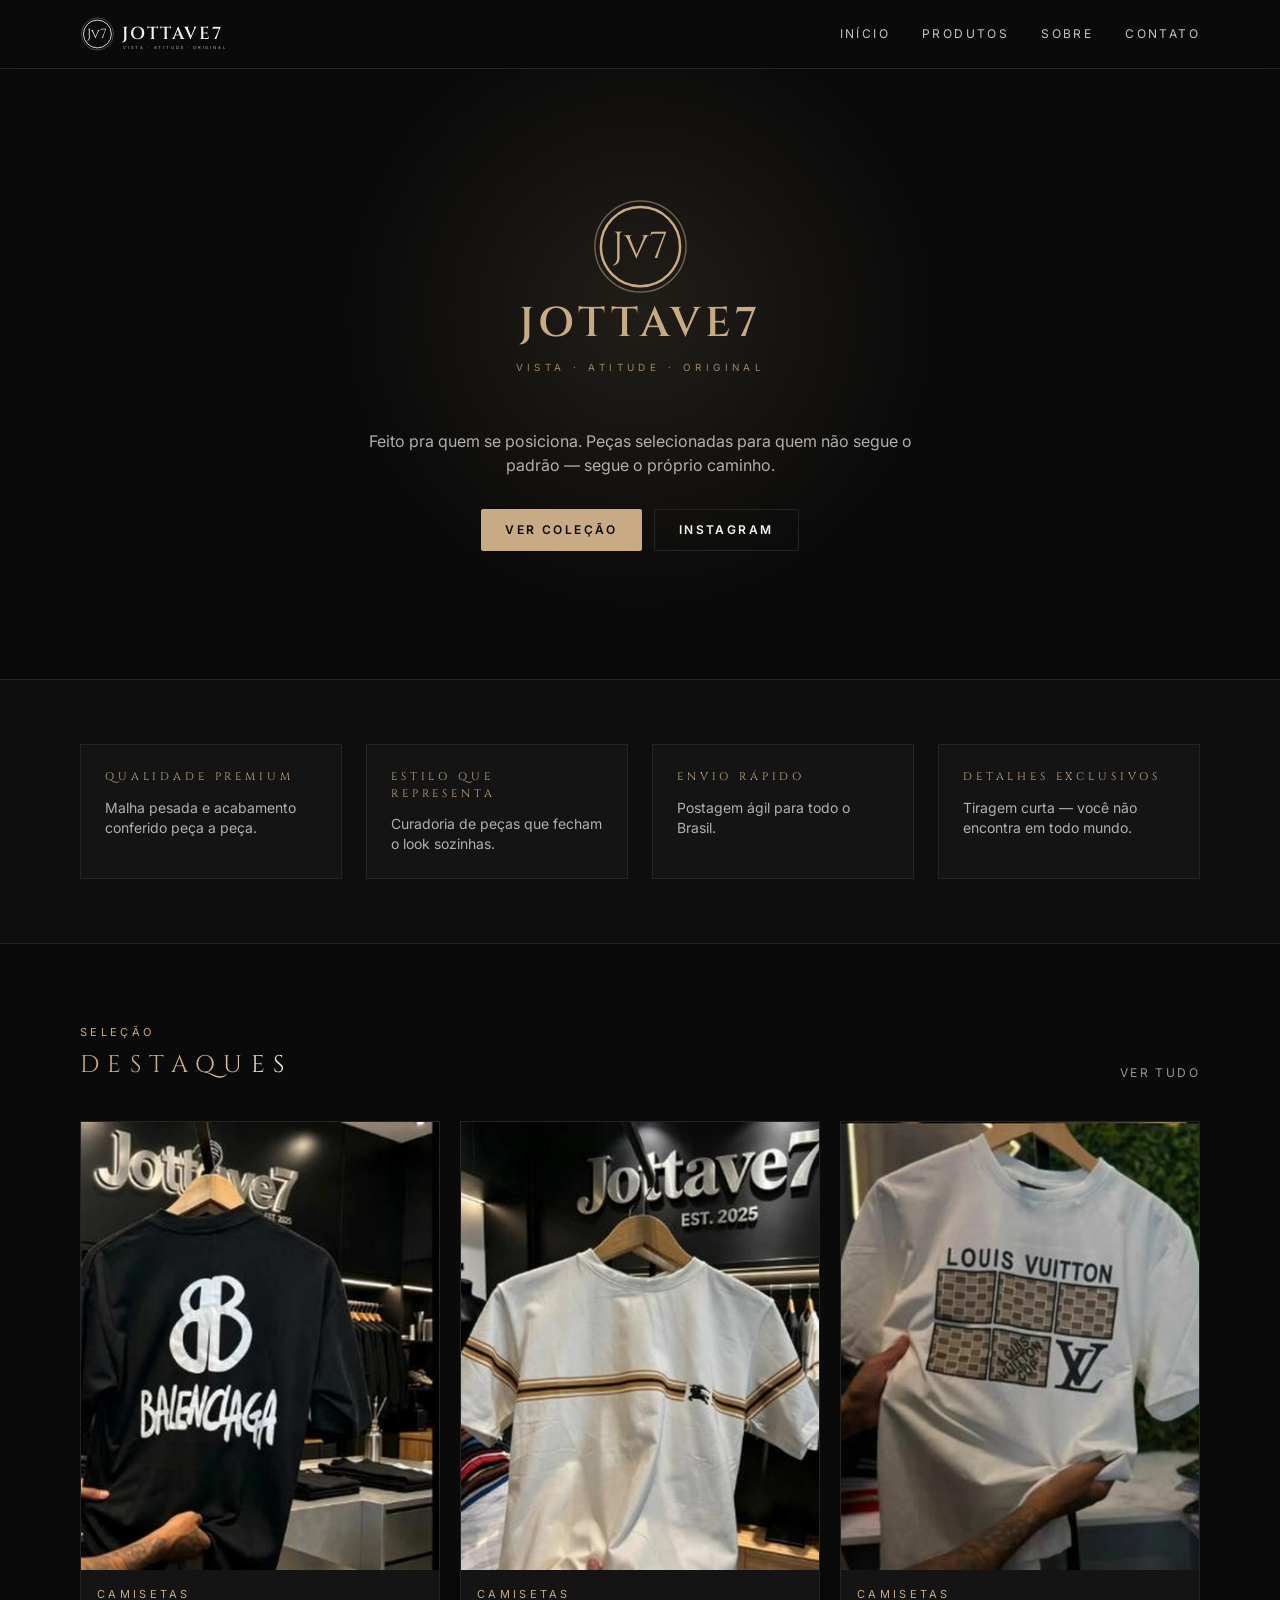
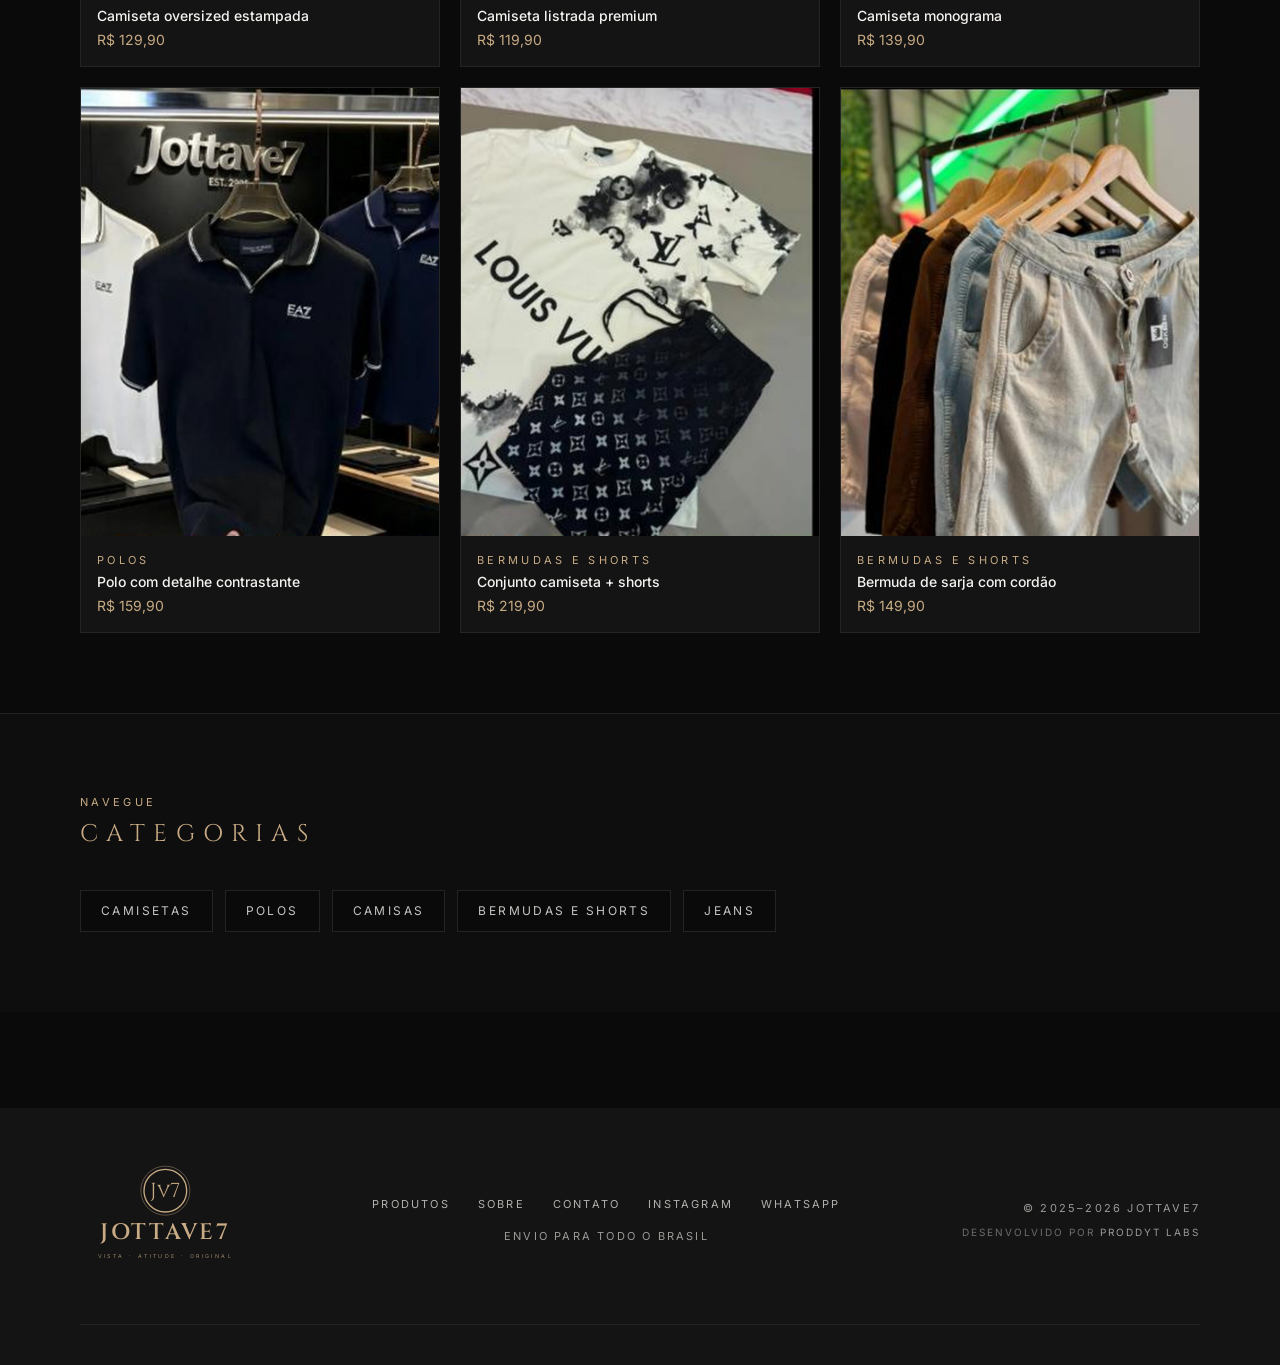
<file: loja-jottave7/index.html>
<!doctype html>
<html lang="pt-br">
  <head>
    <meta charset="UTF-8" />
    <link rel="icon" type="image/svg+xml" href="/loja-jottave7/favicon.svg" />
    <meta name="viewport" content="width=device-width, initial-scale=1.0, viewport-fit=cover" />
    <meta name="theme-color" content="#0A0A0A" />
    <meta name="description" content="Jottave7 — vestuário. Vista atitude, viva JV7." />
    <title>Jottave7 | Vista · Atitude · Original</title>
    <link rel="preconnect" href="https://fonts.googleapis.com" />
    <link rel="preconnect" href="https://fonts.gstatic.com" crossorigin />
    <link
      href="https://fonts.googleapis.com/css2?family=Cinzel:wght@400..900&family=Inter:wght@300..800&display=swap"
      rel="stylesheet"
    />
    <script type="module" crossorigin src="/loja-jottave7/assets/index-Df6U10kU.js"></script>
    <link rel="stylesheet" crossorigin href="/loja-jottave7/assets/index-Cv4nqp0F.css">
  </head>
  <body>
    <div id="root"></div>
  </body>
</html>
</file>
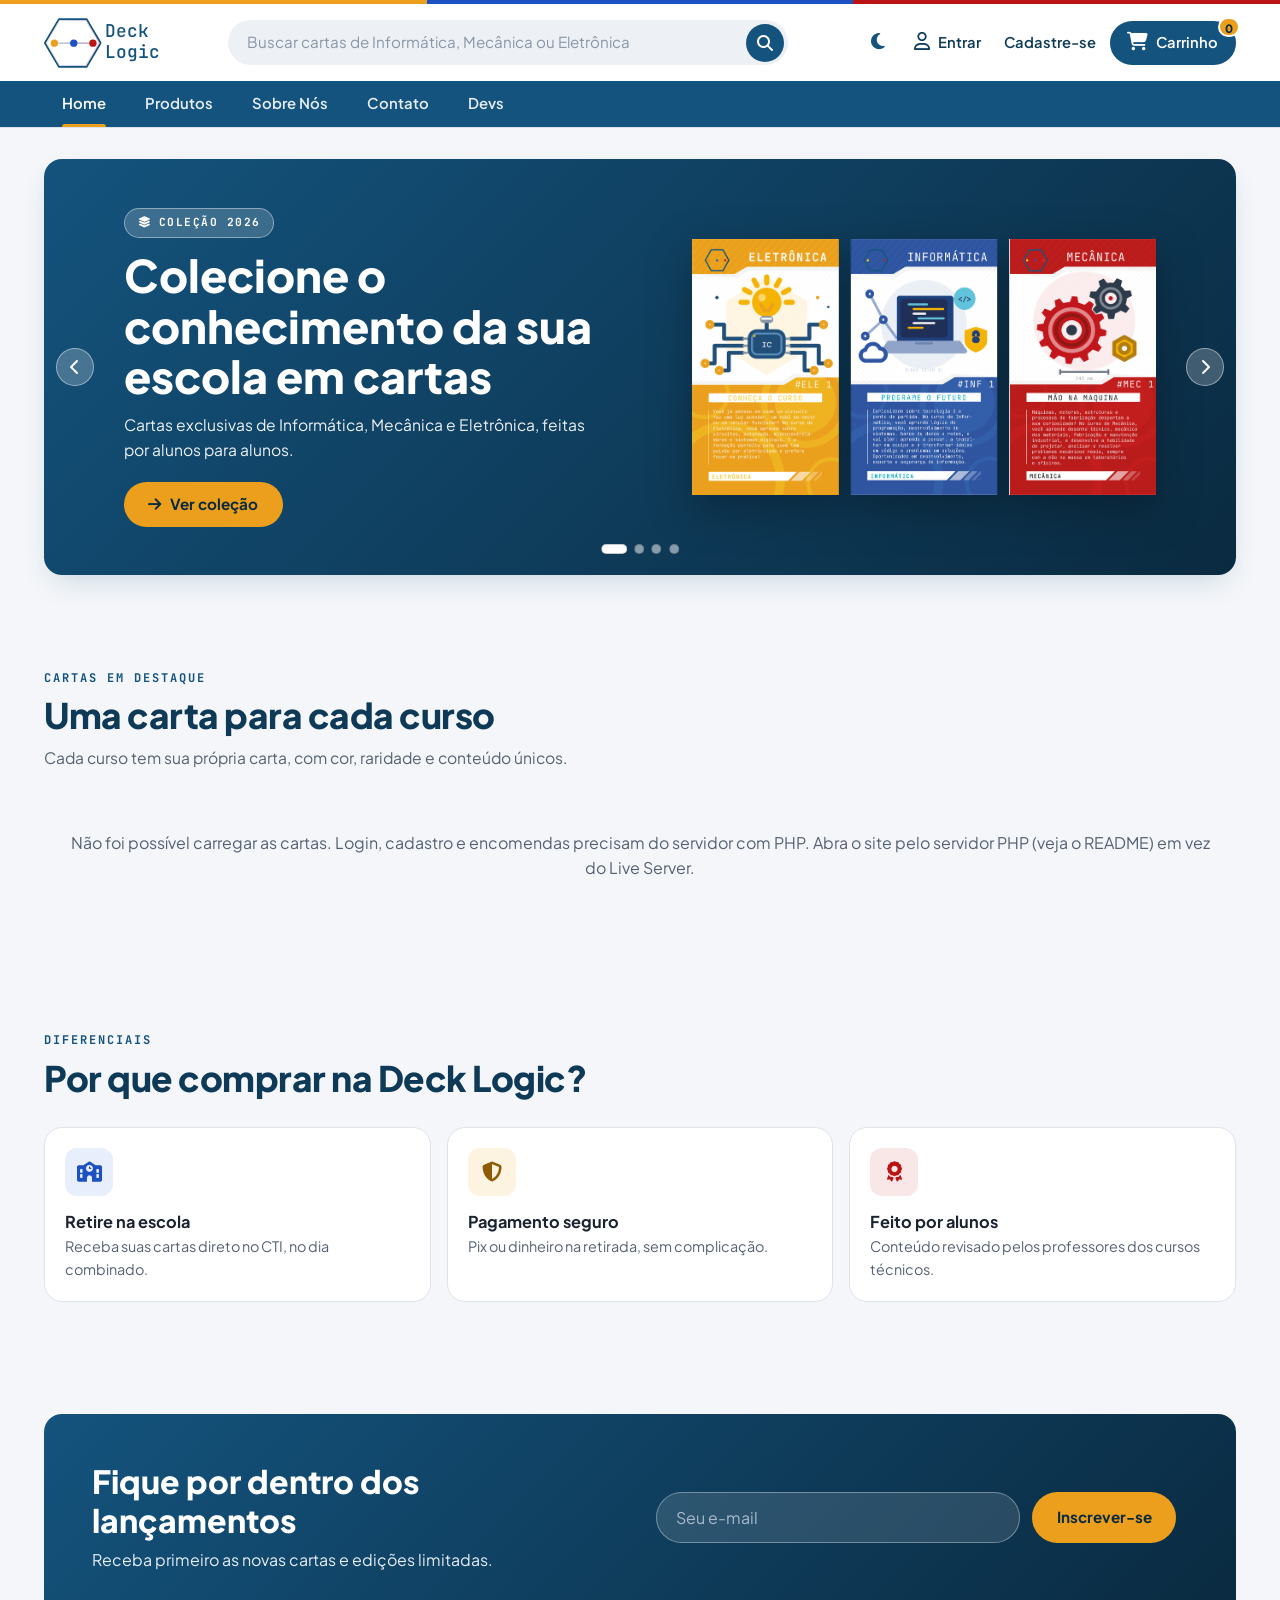
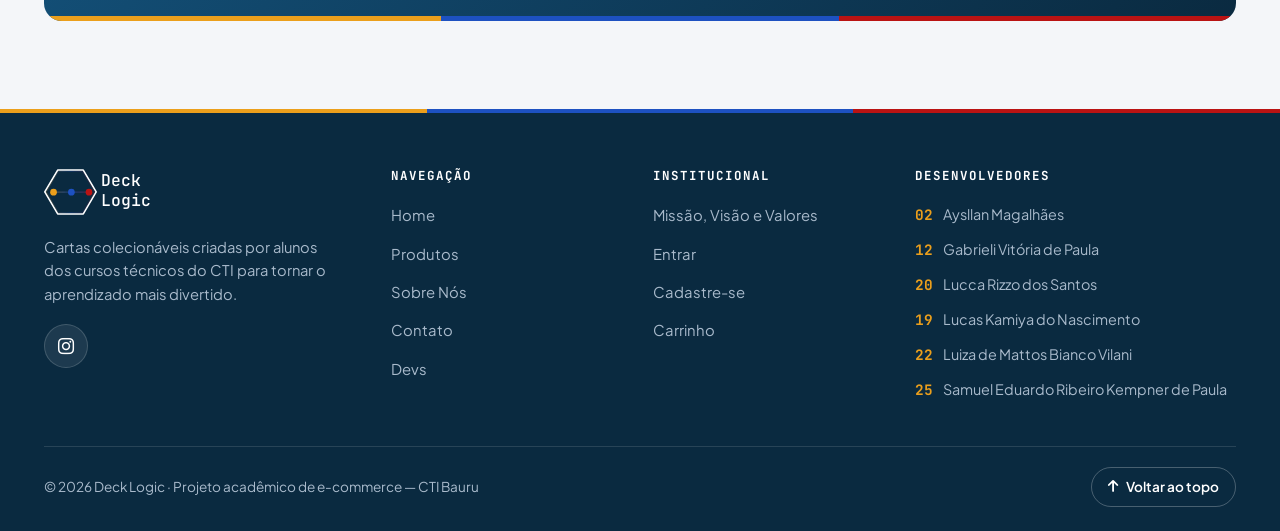
<file: ecommerce/front/index.html>
<!DOCTYPE html>
<html lang="pt-BR">

<head>
    <meta charset="UTF-8">
    <meta name="viewport" content="width=device-width, initial-scale=1.0">
    <title>Deck Logic — Cartas colecionáveis dos cursos técnicos</title>
    <meta name="description" content="Cartas colecionáveis de Informática, Mecânica e Eletrônica feitas por alunos do CTI.">
    <meta name="theme-color" content="#14537D">
    <meta name="color-scheme" content="light dark">
    <script>
        // aplica o tema escolhido no botão antes de desenhar a página (evita piscar)
        try { var tema = localStorage.getItem('decklogic_tema'); if (tema) document.documentElement.dataset.theme = tema; } catch (e) {}
    </script>
    <link rel="icon" type="image/png" href="img/brand/favicon.png">
    <link rel="preconnect" href="https://fonts.googleapis.com">
    <link rel="preconnect" href="https://fonts.gstatic.com" crossorigin>
    <link rel="stylesheet" href="https://fonts.googleapis.com/css2?family=JetBrains+Mono:wght@500;700;800&family=Plus+Jakarta+Sans:wght@400;500;600;700;800&display=swap">
    <link rel="stylesheet" href="https://cdnjs.cloudflare.com/ajax/libs/font-awesome/6.4.0/css/all.min.css">
    <link rel="stylesheet" href="css/style.css?v=20261019b">
</head>

<body id="top">
    <!-- Logo Deck Logic (SVG inline, reutilizado no header e no footer via <use>) -->
    <svg class="svg-sprite" aria-hidden="true" focusable="false" xmlns="http://www.w3.org/2000/svg">
        <defs>
            <linearGradient id="grad-cursos" gradientUnits="userSpaceOnUse" x1="0" y1="0" x2="600" y2="0">
                <stop offset="0" stop-color="#EB9F1C" />
                <stop offset="0.5" stop-color="#1D51C1" />
                <stop offset="1" stop-color="#BA1313" />
            </linearGradient>
            <symbol id="logo-mark" viewBox="0 0 600 521">
                <polygon points="155,12 445,12 591,260 445,509 155,509 9,260" fill="none" stroke="currentColor" stroke-width="18" stroke-linejoin="round" />
                <polygon points="163,27 437,27 574,260 437,494 163,494 26,260" fill="none" stroke="url(#grad-cursos)" stroke-width="6" stroke-dasharray="3 3" />
                <line x1="108" y1="262" x2="510" y2="262" stroke="url(#grad-cursos)" stroke-width="14" stroke-dasharray="2 2" />
                <circle cx="108" cy="262" r="38" fill="#EB9F1C" />
                <circle cx="310" cy="262" r="38" fill="#1D51C1" />
                <circle cx="510" cy="262" r="38" fill="#BA1313" />
            </symbol>
            <symbol id="logo-full" viewBox="0 0 1212 521">
                <use href="#logo-mark" width="600" height="521" />
                <text x="640" y="195" fill="currentColor" font-family="'JetBrains Mono', ui-monospace, monospace" font-size="185" font-weight="500">Deck</text>
                <text x="640" y="420" fill="currentColor" font-family="'JetBrains Mono', ui-monospace, monospace" font-size="185" font-weight="500">Logic</text>
            </symbol>
        </defs>
    </svg>

    <a class="skip-link" href="#conteudo">Pular para o conteúdo</a>

    <header class="site-header">
        <div class="brand-bar" aria-hidden="true"></div>
        <div class="container header-inner">
            <a href="index.html" class="logo" aria-label="Deck Logic — página inicial">
                <svg class="logo-svg" aria-hidden="true"><use href="#logo-full" /></svg>
            </a>

            <form class="search-form" action="produtos.html" method="get" role="search">
                <label for="busca" class="sr-only">Buscar cartas</label>
                <input type="search" id="busca" name="q" placeholder="Buscar cartas de Informática, Mecânica ou Eletrônica">
                <button type="submit" aria-label="Buscar"><i class="fa-solid fa-magnifying-glass"></i></button>
            </form>

            <nav class="user-nav" aria-label="Conta e carrinho">
                <button type="button" class="user-link theme-toggle" id="theme-toggle" aria-label="Ativar tema escuro"><i class="fa-solid fa-moon"></i></button>
                <a href="login.html" class="user-link" data-auth="conta" aria-label="Entrar"><i class="fa-regular fa-user"></i><span>Entrar</span></a>
                <a href="cadastro.html" class="user-link user-link--signup" data-auth="sair"><span>Cadastre-se</span></a>
                <a href="carrinho.html" class="cart-btn" aria-label="Carrinho">
                    <i class="fa-solid fa-cart-shopping"></i><span class="cart-label">Carrinho</span>
                    <span class="cart-badge" id="cart-count">0</span>
                </a>
            </nav>

            <button class="nav-toggle" type="button" aria-controls="menu-principal" aria-expanded="false" aria-label="Abrir menu">
                <span class="nav-toggle-bar"></span>
                <span class="nav-toggle-bar"></span>
                <span class="nav-toggle-bar"></span>
            </button>
        </div>

        <div class="nav-backdrop" id="nav-backdrop"></div>

        <nav class="main-nav" id="menu-principal" aria-label="Menu principal">
            <div class="main-nav-head">
                <span class="main-nav-title">Menu</span>
                <button class="nav-close" type="button" aria-label="Fechar menu"><i class="fa-solid fa-xmark"></i></button>
            </div>
            <div class="container">
                <ul>
                    <li><a href="index.html" class="active" aria-current="page"><i class="fa-solid fa-house"></i>Home</a></li>
                    <li><a href="produtos.html"><i class="fa-solid fa-layer-group"></i>Produtos</a></li>
                    <li><a href="sobre.html"><i class="fa-solid fa-circle-info"></i>Sobre Nós</a></li>
                    <li><a href="contato.html"><i class="fa-solid fa-envelope"></i>Contato</a></li>
                    <li><a href="desenvolvedores.html"><i class="fa-solid fa-code"></i>Devs</a></li>
                    <li class="main-nav-extra main-nav-extra--first"><a href="login.html" data-auth="conta"><i class="fa-regular fa-user"></i>Entrar</a></li>
                    <li class="main-nav-extra"><a href="cadastro.html" data-auth="sair"><i class="fa-solid fa-user-plus"></i>Cadastre-se</a></li>
                </ul>
            </div>
        </nav>
    </header>

    <main id="conteudo">

        <!-- Banner / carrossel -->
        <section class="hero-section container" aria-label="Destaques">
            <div class="carousel">
                <div class="carousel-track">

                    <article class="carousel-slide is-brand active">
                        <div class="carousel-content">
                            <span class="hero-tag"><i class="fa-solid fa-layer-group"></i> Coleção 2026</span>
                            <h2>Colecione o conhecimento da sua escola em cartas</h2>
                            <p>Cartas exclusivas de Informática, Mecânica e Eletrônica, feitas por alunos para alunos.</p>
                            <a href="produtos.html" class="btn btn-accent"><i class="fa-solid fa-arrow-right"></i> Ver coleção</a>
                        </div>
                        <div class="carousel-media carousel-media--wide">
                            <img src="img/cards/colecao.png" alt="As três cartas da coleção: Eletrônica, Informática e Mecânica" width="494" height="273">
                        </div>
                    </article>

                    <article class="carousel-slide is-info">
                        <div class="carousel-content">
                            <span class="hero-tag"><i class="fa-solid fa-microchip"></i> Curso de Informática</span>
                            <h2>Redes, código e hardware na palma da mão</h2>
                            <p>Cartas com conceitos de programação, redes e sistemas.</p>
                            <a href="produtos.html?q=informatica" class="btn btn-light"><i class="fa-solid fa-arrow-right"></i> Conferir cartas</a>
                        </div>
                        <div class="carousel-media carousel-media--single">
                            <img src="img/cards/informatica.png" alt="Carta do curso de Informática" width="156" height="273">
                        </div>
                    </article>

                    <article class="carousel-slide is-mec">
                        <div class="carousel-content">
                            <span class="hero-tag"><i class="fa-solid fa-gears"></i> Curso de Mecânica</span>
                            <h2>Motores &amp; Máquinas já disponível</h2>
                            <p>Cartas ilustradas sobre motores, usinagem e processos mecânicos.</p>
                            <a href="produtos.html?q=mecanica" class="btn btn-light"><i class="fa-solid fa-arrow-right"></i> Conferir cartas</a>
                        </div>
                        <div class="carousel-media carousel-media--single">
                            <img src="img/cards/mecanica.png" alt="Carta do curso de Mecânica" width="156" height="273">
                        </div>
                    </article>

                    <article class="carousel-slide is-eletro">
                        <div class="carousel-content">
                            <span class="hero-tag"><i class="fa-solid fa-bolt"></i> Curso de Eletrônica</span>
                            <h2>Circuitos e componentes que viram jogo</h2>
                            <p>Cartas sobre eletrônica analógica, digital e automação.</p>
                            <a href="produtos.html?q=eletronica" class="btn btn-light"><i class="fa-solid fa-arrow-right"></i> Conferir cartas</a>
                        </div>
                        <div class="carousel-media carousel-media--single">
                            <img src="img/cards/eletronica.png" alt="Carta do curso de Eletrônica" width="156" height="273">
                        </div>
                    </article>

                </div>

                <button type="button" class="carousel-btn prev" aria-label="Slide anterior"><i class="fa-solid fa-chevron-left"></i></button>
                <button type="button" class="carousel-btn next" aria-label="Próximo slide"><i class="fa-solid fa-chevron-right"></i></button>
                <div class="carousel-indicators">
                    <button type="button" class="indicator-dot active" aria-label="Slide 1"></button>
                    <button type="button" class="indicator-dot" aria-label="Slide 2"></button>
                    <button type="button" class="indicator-dot" aria-label="Slide 3"></button>
                    <button type="button" class="indicator-dot" aria-label="Slide 4"></button>
                </div>
            </div>
        </section>

        <!-- Produtos em destaque -->
        <section class="section container" aria-labelledby="titulo-destaques">
            <header class="section-header">
                <span class="section-eyebrow">Cartas em destaque</span>
                <h2 class="section-title" id="titulo-destaques">Uma carta para cada curso</h2>
                <p class="section-subtitle">Cada curso tem sua própria carta, com cor, raridade e conteúdo únicos.</p>
            </header>

            <div class="products-grid" data-products-destaque>
                <!-- Cards montados pelo js/script.js a partir de back/produtos/catalogo.php -->
                <p class="products-loading" data-products-loading>Carregando cartas…</p>
            </div>
        </section>

        <!-- Diferenciais -->
        <section class="section container" aria-labelledby="titulo-diferenciais">
            <header class="section-header">
                <span class="section-eyebrow">Diferenciais</span>
                <h2 class="section-title" id="titulo-diferenciais">Por que comprar na Deck Logic?</h2>
            </header>

            <div class="features-grid">
                <article class="feature-card is-info">
                    <div class="feature-icon"><i class="fa-solid fa-school"></i></div>
                    <div>
                        <h3>Retire na escola</h3>
                        <p>Receba suas cartas direto no CTI, no dia combinado.</p>
                    </div>
                </article>
                <article class="feature-card is-eletro">
                    <div class="feature-icon"><i class="fa-solid fa-shield-halved"></i></div>
                    <div>
                        <h3>Pagamento seguro</h3>
                        <p>Pix ou dinheiro na retirada, sem complicação.</p>
                    </div>
                </article>
                <article class="feature-card is-mec">
                    <div class="feature-icon"><i class="fa-solid fa-award"></i></div>
                    <div>
                        <h3>Feito por alunos</h3>
                        <p>Conteúdo revisado pelos professores dos cursos técnicos.</p>
                    </div>
                </article>
            </div>
        </section>

        <!-- Newsletter -->
        <section class="section container" aria-labelledby="titulo-newsletter">
            <div class="newsletter-box">
                <div>
                    <h2 id="titulo-newsletter">Fique por dentro dos lançamentos</h2>
                    <p>Receba primeiro as novas cartas e edições limitadas.</p>
                </div>
                <form class="newsletter-form" id="newsletterForm">
                    <label for="news-email" class="sr-only">Seu e-mail</label>
                    <input type="email" id="news-email" name="email" placeholder="Seu e-mail" required>
                    <button type="submit" class="btn btn-accent">Inscrever-se</button>
                </form>
            </div>
        </section>

    </main>

    <footer class="site-footer">
        <div class="brand-bar" aria-hidden="true"></div>
        <div class="container">
            <div class="footer-grid">
                <section class="footer-brand" aria-label="Sobre a Deck Logic">
                    <a href="index.html" class="logo logo--footer" aria-label="Deck Logic — página inicial">
                        <svg class="logo-svg" aria-hidden="true"><use href="#logo-full" /></svg>
                    </a>
                    <p>Cartas colecionáveis criadas por alunos dos cursos técnicos do CTI para tornar o aprendizado mais divertido.</p>
                    <ul class="social-links">
                        <li><a href="https://www.instagram.com/logicdeck.cti?stkn=ODNpampwcXRhc3Fj" class="social-icon" aria-label="Instagram da Deck Logic"><i class="fa-brands fa-instagram"></i></a></li>
                    </ul>
                </section>

                <nav class="footer-column" aria-label="Navegação do rodapé">
                    <h2>Navegação</h2>
                    <ul>
                        <li><a href="index.html">Home</a></li>
                        <li><a href="produtos.html">Produtos</a></li>
                        <li><a href="sobre.html">Sobre Nós</a></li>
                        <li><a href="contato.html">Contato</a></li>
                        <li><a href="desenvolvedores.html">Devs</a></li>
                    </ul>
                </nav>

                <section class="footer-column">
                    <h2>Institucional</h2>
                    <ul>
                        <li><a href="missao.html">Missão, Visão e Valores</a></li>
                        <li><a href="login.html">Entrar</a></li>
                        <li><a href="cadastro.html">Cadastre-se</a></li>
                        <li><a href="carrinho.html">Carrinho</a></li>
                    </ul>
                </section>

                <section class="footer-column">
                    <h2>Desenvolvedores</h2>
                    <!-- TODO: trocar "--" pelo número de chamada de cada integrante -->
                    <ul class="footer-devs">
                        <li><span class="dev-num">02</span>Aysllan Magalhães</li>
                        <li><span class="dev-num">12</span>Gabrieli Vitória de Paula</li>
                        <li><span class="dev-num">20</span>Lucca Rizzo dos Santos</li>
                        <li><span class="dev-num">19</span>Lucas Kamiya do Nascimento</li>
                        <li><span class="dev-num">22</span>Luiza de Mattos Bianco Vilani</li>
                        <li><span class="dev-num">25</span>Samuel Eduardo Ribeiro Kempner de Paula</li>
                    </ul>
                </section>
            </div>

            <div class="footer-bottom">
                <p>&copy; 2026 Deck Logic · Projeto acadêmico de e-commerce — CTI Bauru</p>
                <a href="#top" class="back-to-top"><i class="fa-solid fa-arrow-up"></i> Voltar ao topo</a>
            </div>
        </div>
    </footer>

    <div class="toast-container" id="toast-container" aria-live="polite"></div>
    <script src="js/script.js?v=20261019c"></script>
</body>

</html>
</file>
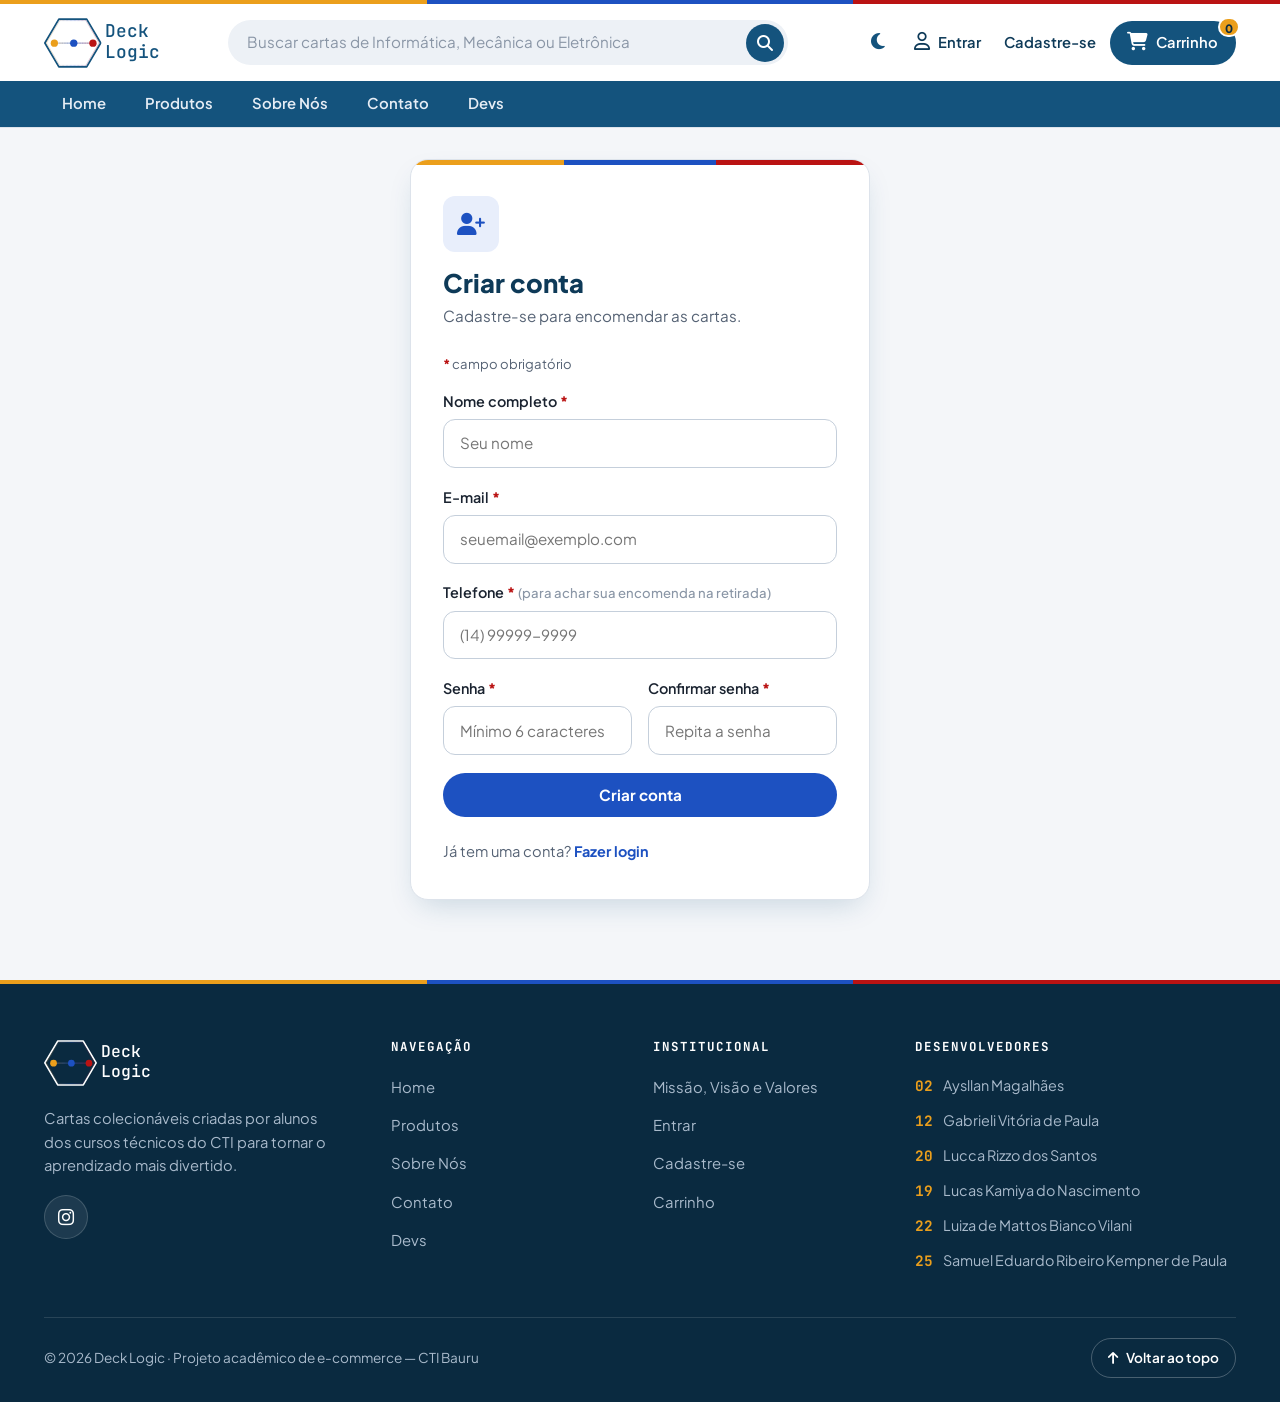
<file: ecommerce/front/cadastro.html>
<!DOCTYPE html>
<html lang="pt-BR">

<head>
    <meta charset="UTF-8">
    <meta name="viewport" content="width=device-width, initial-scale=1.0">
    <title>Cadastro | Deck Logic</title>
    <meta name="description" content="Crie sua conta para comprar as cartas do seu curso.">
    <meta name="theme-color" content="#14537D">
    <meta name="color-scheme" content="light dark">
    <script>
        // aplica o tema escolhido no botão antes de desenhar a página (evita piscar)
        try { var tema = localStorage.getItem('decklogic_tema'); if (tema) document.documentElement.dataset.theme = tema; } catch (e) {}
    </script>
    <link rel="icon" type="image/png" href="img/brand/favicon.png">
    <link rel="preconnect" href="https://fonts.googleapis.com">
    <link rel="preconnect" href="https://fonts.gstatic.com" crossorigin>
    <link rel="stylesheet" href="https://fonts.googleapis.com/css2?family=JetBrains+Mono:wght@500;700;800&family=Plus+Jakarta+Sans:wght@400;500;600;700;800&display=swap">
    <link rel="stylesheet" href="https://cdnjs.cloudflare.com/ajax/libs/font-awesome/6.4.0/css/all.min.css">
    <link rel="stylesheet" href="css/style.css?v=20261019b">
</head>

<body id="top">
    <!-- Logo Deck Logic (SVG inline, reutilizado no header e no footer via <use>) -->
    <svg class="svg-sprite" aria-hidden="true" focusable="false" xmlns="http://www.w3.org/2000/svg">
        <defs>
            <linearGradient id="grad-cursos" gradientUnits="userSpaceOnUse" x1="0" y1="0" x2="600" y2="0">
                <stop offset="0" stop-color="#EB9F1C" />
                <stop offset="0.5" stop-color="#1D51C1" />
                <stop offset="1" stop-color="#BA1313" />
            </linearGradient>
            <symbol id="logo-mark" viewBox="0 0 600 521">
                <polygon points="155,12 445,12 591,260 445,509 155,509 9,260" fill="none" stroke="currentColor" stroke-width="18" stroke-linejoin="round" />
                <polygon points="163,27 437,27 574,260 437,494 163,494 26,260" fill="none" stroke="url(#grad-cursos)" stroke-width="6" stroke-dasharray="3 3" />
                <line x1="108" y1="262" x2="510" y2="262" stroke="url(#grad-cursos)" stroke-width="14" stroke-dasharray="2 2" />
                <circle cx="108" cy="262" r="38" fill="#EB9F1C" />
                <circle cx="310" cy="262" r="38" fill="#1D51C1" />
                <circle cx="510" cy="262" r="38" fill="#BA1313" />
            </symbol>
            <symbol id="logo-full" viewBox="0 0 1212 521">
                <use href="#logo-mark" width="600" height="521" />
                <text x="640" y="195" fill="currentColor" font-family="'JetBrains Mono', ui-monospace, monospace" font-size="185" font-weight="500">Deck</text>
                <text x="640" y="420" fill="currentColor" font-family="'JetBrains Mono', ui-monospace, monospace" font-size="185" font-weight="500">Logic</text>
            </symbol>
        </defs>
    </svg>

    <a class="skip-link" href="#conteudo">Pular para o conteúdo</a>

    <header class="site-header">
        <div class="brand-bar" aria-hidden="true"></div>
        <div class="container header-inner">
            <a href="index.html" class="logo" aria-label="Deck Logic — página inicial">
                <svg class="logo-svg" aria-hidden="true"><use href="#logo-full" /></svg>
            </a>

            <form class="search-form" action="produtos.html" method="get" role="search">
                <label for="busca" class="sr-only">Buscar cartas</label>
                <input type="search" id="busca" name="q" placeholder="Buscar cartas de Informática, Mecânica ou Eletrônica">
                <button type="submit" aria-label="Buscar"><i class="fa-solid fa-magnifying-glass"></i></button>
            </form>

            <nav class="user-nav" aria-label="Conta e carrinho">
                <button type="button" class="user-link theme-toggle" id="theme-toggle" aria-label="Ativar tema escuro"><i class="fa-solid fa-moon"></i></button>
                <a href="login.html" class="user-link" data-auth="conta" aria-label="Entrar"><i class="fa-regular fa-user"></i><span>Entrar</span></a>
                <a href="cadastro.html" class="user-link user-link--signup" data-auth="sair"><span>Cadastre-se</span></a>
                <a href="carrinho.html" class="cart-btn" aria-label="Carrinho">
                    <i class="fa-solid fa-cart-shopping"></i><span class="cart-label">Carrinho</span>
                    <span class="cart-badge" id="cart-count">0</span>
                </a>
            </nav>

            <button class="nav-toggle" type="button" aria-controls="menu-principal" aria-expanded="false" aria-label="Abrir menu">
                <span class="nav-toggle-bar"></span>
                <span class="nav-toggle-bar"></span>
                <span class="nav-toggle-bar"></span>
            </button>
        </div>

        <div class="nav-backdrop" id="nav-backdrop"></div>

        <nav class="main-nav" id="menu-principal" aria-label="Menu principal">
            <div class="main-nav-head">
                <span class="main-nav-title">Menu</span>
                <button class="nav-close" type="button" aria-label="Fechar menu"><i class="fa-solid fa-xmark"></i></button>
            </div>
            <div class="container">
                <ul>
                    <li><a href="index.html"><i class="fa-solid fa-house"></i>Home</a></li>
                    <li><a href="produtos.html"><i class="fa-solid fa-layer-group"></i>Produtos</a></li>
                    <li><a href="sobre.html"><i class="fa-solid fa-circle-info"></i>Sobre Nós</a></li>
                    <li><a href="contato.html"><i class="fa-solid fa-envelope"></i>Contato</a></li>
                    <li><a href="desenvolvedores.html"><i class="fa-solid fa-code"></i>Devs</a></li>
                    <li class="main-nav-extra main-nav-extra--first"><a href="login.html" data-auth="conta"><i class="fa-regular fa-user"></i>Entrar</a></li>
                    <li class="main-nav-extra"><a href="cadastro.html" data-auth="sair"><i class="fa-solid fa-user-plus"></i>Cadastre-se</a></li>
                </ul>
            </div>
        </nav>
    </header>

    <main id="conteudo">

        <section class="auth-section container">
            <div class="auth-card">
                <header class="auth-header">
                    <div class="auth-icon"><i class="fa-solid fa-user-plus"></i></div>
                    <h1>Criar conta</h1>
                    <p>Cadastre-se para encomendar as cartas.</p>
                </header>

                <p class="form-alert form-alert--error" id="cad-telefone-erro" hidden>Informe o telefone com DDD, ex.: (14) 99999-9999.</p>
                <p class="form-alert form-alert--error" id="cad-email-existe" hidden>Este e-mail já está cadastrado. <a href="login.html">Entrar</a></p>

                <p class="form-legend"><span class="req" aria-hidden="true">*</span> campo obrigatório</p>

                <form action="../back/usuarios/insertUsuario.php" method="post" onsubmit="return handleCadastro(event)">
                    <input type="hidden" name="origem" value="site">
                    <div class="form-group">
                        <label for="cad-nome">Nome completo <span class="req" aria-hidden="true">*</span></label>
                        <input type="text" id="cad-nome" name="nome" class="form-control" placeholder="Seu nome" maxlength="80" autocomplete="name" required>
                    </div>

                    <div class="form-group">
                        <label for="cad-email">E-mail <span class="req" aria-hidden="true">*</span></label>
                        <input type="email" id="cad-email" name="email" class="form-control" placeholder="seuemail@exemplo.com" maxlength="100" autocomplete="email" required>
                    </div>

                    <div class="form-group">
                        <label for="cad-telefone">Telefone <span class="req" aria-hidden="true">*</span> <span class="opt">(para achar sua encomenda na retirada)</span></label>
                        <input type="tel" id="cad-telefone" name="telefone" class="form-control" placeholder="(14) 99999-9999" maxlength="15" minlength="14" autocomplete="tel" inputmode="tel" pattern="\(\d{2}\) \d{4,5}-\d{4}" title="Telefone com DDD, ex.: (14) 99999-9999" required>
                    </div>

                    <div class="form-row">
                        <div class="form-group">
                            <label for="cad-senha">Senha <span class="req" aria-hidden="true">*</span></label>
                            <input type="password" id="cad-senha" name="senha" class="form-control" placeholder="Mínimo 6 caracteres" autocomplete="new-password" required>
                        </div>

                        <div class="form-group">
                            <label for="cad-confirmar">Confirmar senha <span class="req" aria-hidden="true">*</span></label>
                            <input type="password" id="cad-confirmar" name="confirmaSenha" class="form-control" placeholder="Repita a senha" autocomplete="new-password" required>
                        </div>
                    </div>
                    <span class="form-error" id="cad-erro" role="alert"></span>

                    <button type="submit" class="btn btn-primary btn-block">Criar conta</button>
                </form>

                <p class="auth-footer-link">Já tem uma conta? <a href="login.html">Fazer login</a></p>
            </div>
        </section>

    </main>

    <footer class="site-footer">
        <div class="brand-bar" aria-hidden="true"></div>
        <div class="container">
            <div class="footer-grid">
                <section class="footer-brand" aria-label="Sobre a Deck Logic">
                    <a href="index.html" class="logo logo--footer" aria-label="Deck Logic — página inicial">
                        <svg class="logo-svg" aria-hidden="true"><use href="#logo-full" /></svg>
                    </a>
                    <p>Cartas colecionáveis criadas por alunos dos cursos técnicos do CTI para tornar o aprendizado mais divertido.</p>
                    <ul class="social-links">
                        <li><a href="https://www.instagram.com/logicdeck.cti?stkn=ODNpampwcXRhc3Fj" class="social-icon" aria-label="Instagram da Deck Logic"><i class="fa-brands fa-instagram"></i></a></li>
                    </ul>
                </section>

                <nav class="footer-column" aria-label="Navegação do rodapé">
                    <h2>Navegação</h2>
                    <ul>
                        <li><a href="index.html">Home</a></li>
                        <li><a href="produtos.html">Produtos</a></li>
                        <li><a href="sobre.html">Sobre Nós</a></li>
                        <li><a href="contato.html">Contato</a></li>
                        <li><a href="desenvolvedores.html">Devs</a></li>
                    </ul>
                </nav>

                <section class="footer-column">
                    <h2>Institucional</h2>
                    <ul>
                        <li><a href="missao.html">Missão, Visão e Valores</a></li>
                        <li><a href="login.html">Entrar</a></li>
                        <li><a href="cadastro.html">Cadastre-se</a></li>
                        <li><a href="carrinho.html">Carrinho</a></li>
                    </ul>
                </section>

                <section class="footer-column">
                    <h2>Desenvolvedores</h2>
                    <!-- TODO: trocar "--" pelo número de chamada de cada integrante -->
                    <ul class="footer-devs">
                        <li><span class="dev-num">02</span>Aysllan Magalhães</li>
                        <li><span class="dev-num">12</span>Gabrieli Vitória de Paula</li>
                        <li><span class="dev-num">20</span>Lucca Rizzo dos Santos</li>
                        <li><span class="dev-num">19</span>Lucas Kamiya do Nascimento</li>
                        <li><span class="dev-num">22</span>Luiza de Mattos Bianco Vilani</li>
                        <li><span class="dev-num">25</span>Samuel Eduardo Ribeiro Kempner de Paula</li>
                    </ul>
                </section>
            </div>

            <div class="footer-bottom">
                <p>&copy; 2026 Deck Logic · Projeto acadêmico de e-commerce — CTI Bauru</p>
                <a href="#top" class="back-to-top"><i class="fa-solid fa-arrow-up"></i> Voltar ao topo</a>
            </div>
        </div>
    </footer>

    <div class="toast-container" id="toast-container" aria-live="polite"></div>
    <script src="js/script.js?v=20261019c"></script>
</body>

</html>
</file>
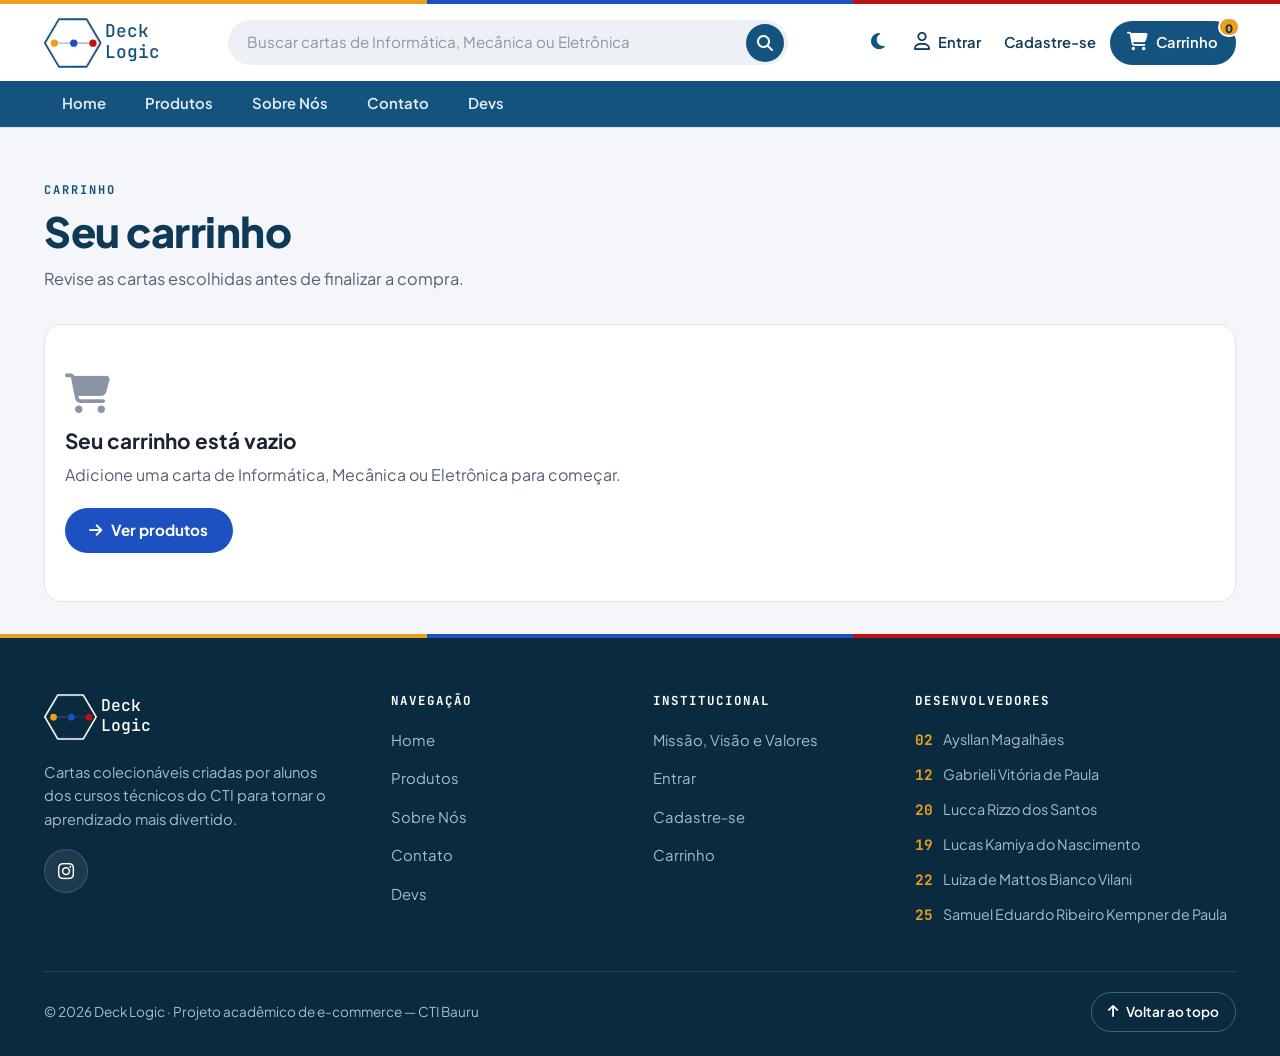
<file: ecommerce/front/carrinho.html>
<!DOCTYPE html>
<html lang="pt-BR">

<head>
    <meta charset="UTF-8">
    <meta name="viewport" content="width=device-width, initial-scale=1.0">
    <title>Carrinho | Deck Logic</title>
    <meta name="description" content="Revise as cartas escolhidas antes de finalizar a compra.">
    <meta name="theme-color" content="#14537D">
    <meta name="color-scheme" content="light dark">
    <script>
        // aplica o tema escolhido no botão antes de desenhar a página (evita piscar)
        try { var tema = localStorage.getItem('decklogic_tema'); if (tema) document.documentElement.dataset.theme = tema; } catch (e) {}
    </script>
    <link rel="icon" type="image/png" href="img/brand/favicon.png">
    <link rel="preconnect" href="https://fonts.googleapis.com">
    <link rel="preconnect" href="https://fonts.gstatic.com" crossorigin>
    <link rel="stylesheet" href="https://fonts.googleapis.com/css2?family=JetBrains+Mono:wght@500;700;800&family=Plus+Jakarta+Sans:wght@400;500;600;700;800&display=swap">
    <link rel="stylesheet" href="https://cdnjs.cloudflare.com/ajax/libs/font-awesome/6.4.0/css/all.min.css">
    <link rel="stylesheet" href="css/style.css?v=20261019b">
</head>

<body id="top">
    <!-- Logo Deck Logic (SVG inline, reutilizado no header e no footer via <use>) -->
    <svg class="svg-sprite" aria-hidden="true" focusable="false" xmlns="http://www.w3.org/2000/svg">
        <defs>
            <linearGradient id="grad-cursos" gradientUnits="userSpaceOnUse" x1="0" y1="0" x2="600" y2="0">
                <stop offset="0" stop-color="#EB9F1C" />
                <stop offset="0.5" stop-color="#1D51C1" />
                <stop offset="1" stop-color="#BA1313" />
            </linearGradient>
            <symbol id="logo-mark" viewBox="0 0 600 521">
                <polygon points="155,12 445,12 591,260 445,509 155,509 9,260" fill="none" stroke="currentColor" stroke-width="18" stroke-linejoin="round" />
                <polygon points="163,27 437,27 574,260 437,494 163,494 26,260" fill="none" stroke="url(#grad-cursos)" stroke-width="6" stroke-dasharray="3 3" />
                <line x1="108" y1="262" x2="510" y2="262" stroke="url(#grad-cursos)" stroke-width="14" stroke-dasharray="2 2" />
                <circle cx="108" cy="262" r="38" fill="#EB9F1C" />
                <circle cx="310" cy="262" r="38" fill="#1D51C1" />
                <circle cx="510" cy="262" r="38" fill="#BA1313" />
            </symbol>
            <symbol id="logo-full" viewBox="0 0 1212 521">
                <use href="#logo-mark" width="600" height="521" />
                <text x="640" y="195" fill="currentColor" font-family="'JetBrains Mono', ui-monospace, monospace" font-size="185" font-weight="500">Deck</text>
                <text x="640" y="420" fill="currentColor" font-family="'JetBrains Mono', ui-monospace, monospace" font-size="185" font-weight="500">Logic</text>
            </symbol>
        </defs>
    </svg>

    <a class="skip-link" href="#conteudo">Pular para o conteúdo</a>

    <header class="site-header">
        <div class="brand-bar" aria-hidden="true"></div>
        <div class="container header-inner">
            <a href="index.html" class="logo" aria-label="Deck Logic — página inicial">
                <svg class="logo-svg" aria-hidden="true"><use href="#logo-full" /></svg>
            </a>

            <form class="search-form" action="produtos.html" method="get" role="search">
                <label for="busca" class="sr-only">Buscar cartas</label>
                <input type="search" id="busca" name="q" placeholder="Buscar cartas de Informática, Mecânica ou Eletrônica">
                <button type="submit" aria-label="Buscar"><i class="fa-solid fa-magnifying-glass"></i></button>
            </form>

            <nav class="user-nav" aria-label="Conta e carrinho">
                <button type="button" class="user-link theme-toggle" id="theme-toggle" aria-label="Ativar tema escuro"><i class="fa-solid fa-moon"></i></button>
                <a href="login.html" class="user-link" data-auth="conta" aria-label="Entrar"><i class="fa-regular fa-user"></i><span>Entrar</span></a>
                <a href="cadastro.html" class="user-link user-link--signup" data-auth="sair"><span>Cadastre-se</span></a>
                <a href="carrinho.html" class="cart-btn" aria-label="Carrinho">
                    <i class="fa-solid fa-cart-shopping"></i><span class="cart-label">Carrinho</span>
                    <span class="cart-badge" id="cart-count">0</span>
                </a>
            </nav>

            <button class="nav-toggle" type="button" aria-controls="menu-principal" aria-expanded="false" aria-label="Abrir menu">
                <span class="nav-toggle-bar"></span>
                <span class="nav-toggle-bar"></span>
                <span class="nav-toggle-bar"></span>
            </button>
        </div>

        <div class="nav-backdrop" id="nav-backdrop"></div>

        <nav class="main-nav" id="menu-principal" aria-label="Menu principal">
            <div class="main-nav-head">
                <span class="main-nav-title">Menu</span>
                <button class="nav-close" type="button" aria-label="Fechar menu"><i class="fa-solid fa-xmark"></i></button>
            </div>
            <div class="container">
                <ul>
                    <li><a href="index.html"><i class="fa-solid fa-house"></i>Home</a></li>
                    <li><a href="produtos.html"><i class="fa-solid fa-layer-group"></i>Produtos</a></li>
                    <li><a href="sobre.html"><i class="fa-solid fa-circle-info"></i>Sobre Nós</a></li>
                    <li><a href="contato.html"><i class="fa-solid fa-envelope"></i>Contato</a></li>
                    <li><a href="desenvolvedores.html"><i class="fa-solid fa-code"></i>Devs</a></li>
                    <li class="main-nav-extra main-nav-extra--first"><a href="login.html" data-auth="conta"><i class="fa-regular fa-user"></i>Entrar</a></li>
                    <li class="main-nav-extra"><a href="cadastro.html" data-auth="sair"><i class="fa-solid fa-user-plus"></i>Cadastre-se</a></li>
                </ul>
            </div>
        </nav>
    </header>

    <main id="conteudo">

        <section class="page-hero container">
            <span class="section-eyebrow">Carrinho</span>
            <h1>Seu carrinho</h1>
            <p>Revise as cartas escolhidas antes de finalizar a compra.</p>
        </section>

        <section class="container" aria-label="Itens do carrinho">
            <div id="cart-page-container">
                <!-- Preenchido pelo js/script.js (renderCartPage) -->
            </div>
        </section>

    </main>

    <footer class="site-footer">
        <div class="brand-bar" aria-hidden="true"></div>
        <div class="container">
            <div class="footer-grid">
                <section class="footer-brand" aria-label="Sobre a Deck Logic">
                    <a href="index.html" class="logo logo--footer" aria-label="Deck Logic — página inicial">
                        <svg class="logo-svg" aria-hidden="true"><use href="#logo-full" /></svg>
                    </a>
                    <p>Cartas colecionáveis criadas por alunos dos cursos técnicos do CTI para tornar o aprendizado mais divertido.</p>
                    <ul class="social-links">
                        <li><a href="https://www.instagram.com/logicdeck.cti?stkn=ODNpampwcXRhc3Fj" class="social-icon" aria-label="Instagram da Deck Logic"><i class="fa-brands fa-instagram"></i></a></li>
                    </ul>
                </section>

                <nav class="footer-column" aria-label="Navegação do rodapé">
                    <h2>Navegação</h2>
                    <ul>
                        <li><a href="index.html">Home</a></li>
                        <li><a href="produtos.html">Produtos</a></li>
                        <li><a href="sobre.html">Sobre Nós</a></li>
                        <li><a href="contato.html">Contato</a></li>
                        <li><a href="desenvolvedores.html">Devs</a></li>
                    </ul>
                </nav>

                <section class="footer-column">
                    <h2>Institucional</h2>
                    <ul>
                        <li><a href="missao.html">Missão, Visão e Valores</a></li>
                        <li><a href="login.html">Entrar</a></li>
                        <li><a href="cadastro.html">Cadastre-se</a></li>
                        <li><a href="carrinho.html">Carrinho</a></li>
                    </ul>
                </section>

                <section class="footer-column">
                    <h2>Desenvolvedores</h2>
                    <ul class="footer-devs">
                        <li><span class="dev-num">02</span>Aysllan Magalhães</li>
                        <li><span class="dev-num">12</span>Gabrieli Vitória de Paula</li>
                        <li><span class="dev-num">20</span>Lucca Rizzo dos Santos</li>
                        <li><span class="dev-num">19</span>Lucas Kamiya do Nascimento</li>
                        <li><span class="dev-num">22</span>Luiza de Mattos Bianco Vilani</li>
                        <li><span class="dev-num">25</span>Samuel Eduardo Ribeiro Kempner de Paula</li>
                    </ul>
                </section>
            </div>

            <div class="footer-bottom">
                <p>&copy; 2026 Deck Logic · Projeto acadêmico de e-commerce — CTI Bauru</p>
                <a href="#top" class="back-to-top"><i class="fa-solid fa-arrow-up"></i> Voltar ao topo</a>
            </div>
        </div>
    </footer>

    <div class="toast-container" id="toast-container" aria-live="polite"></div>
    <script src="js/script.js?v=20261019c"></script>
</body>

</html>
</file>
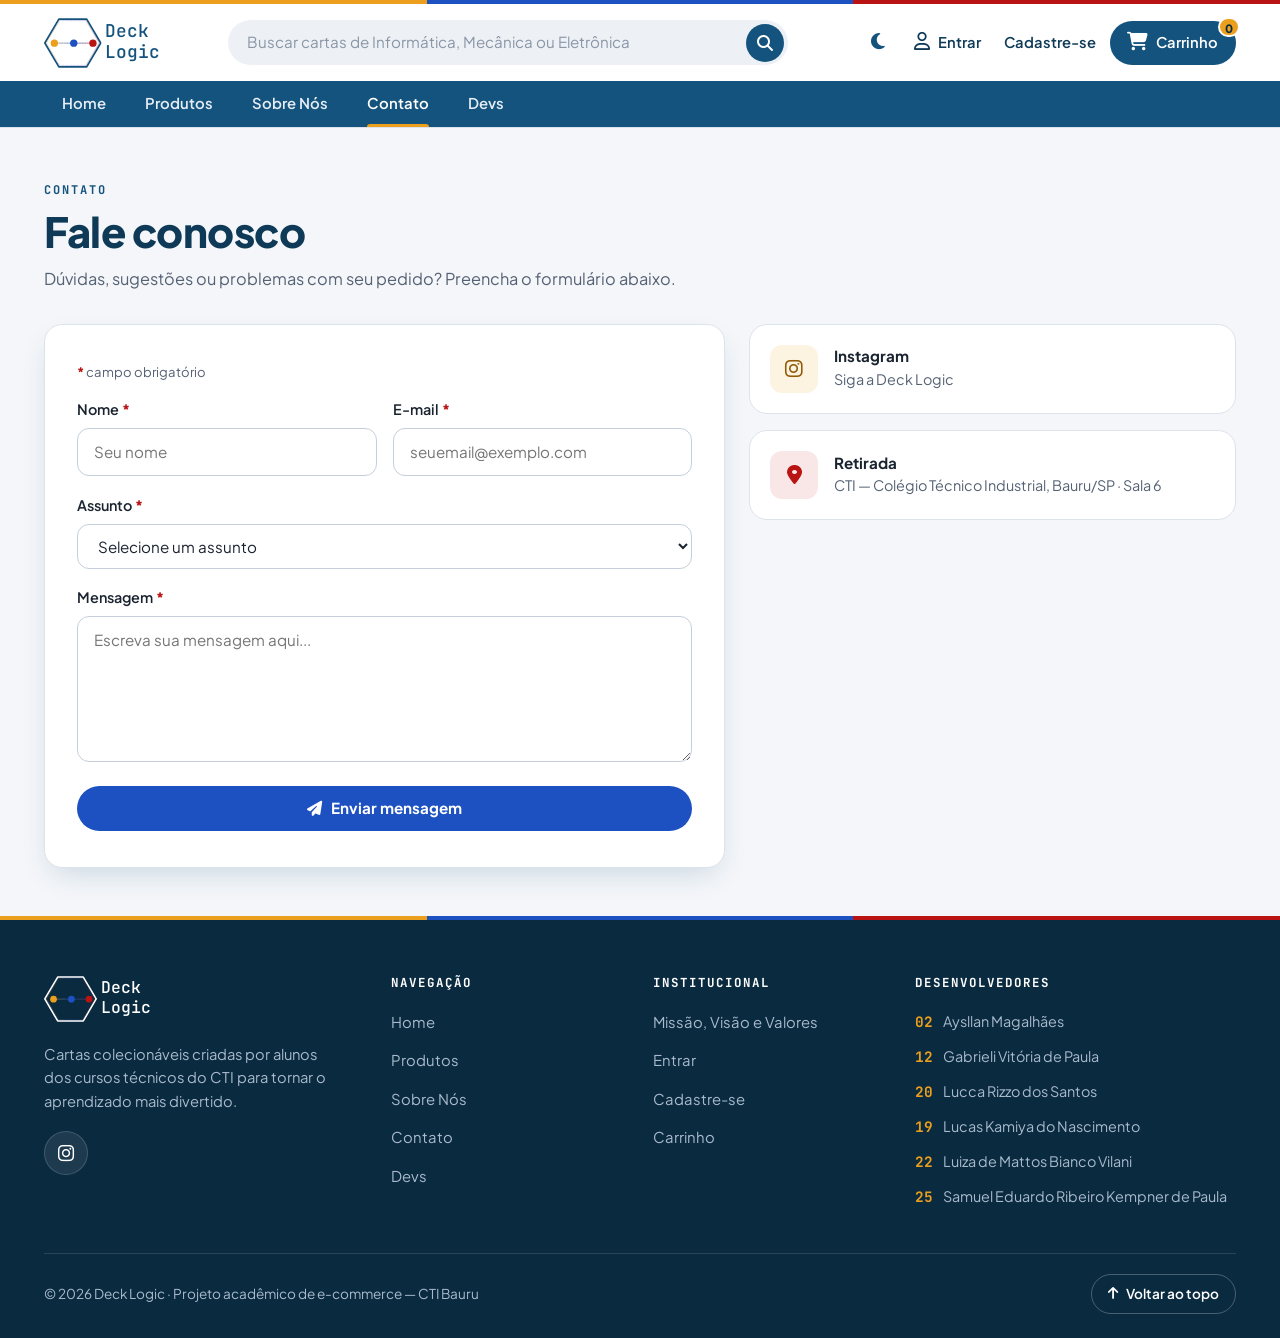
<file: ecommerce/front/contato.html>
<!DOCTYPE html>
<html lang="pt-BR">

<head>
    <meta charset="UTF-8">
    <meta name="viewport" content="width=device-width, initial-scale=1.0">
    <title>Contato | Deck Logic</title>
    <meta name="description" content="Fale com a equipe Deck Logic.">
    <meta name="theme-color" content="#14537D">
    <meta name="color-scheme" content="light dark">
    <script>
        // aplica o tema escolhido no botão antes de desenhar a página (evita piscar)
        try { var tema = localStorage.getItem('decklogic_tema'); if (tema) document.documentElement.dataset.theme = tema; } catch (e) {}
    </script>
    <link rel="icon" type="image/png" href="img/brand/favicon.png">
    <link rel="preconnect" href="https://fonts.googleapis.com">
    <link rel="preconnect" href="https://fonts.gstatic.com" crossorigin>
    <link rel="stylesheet" href="https://fonts.googleapis.com/css2?family=JetBrains+Mono:wght@500;700;800&family=Plus+Jakarta+Sans:wght@400;500;600;700;800&display=swap">
    <link rel="stylesheet" href="https://cdnjs.cloudflare.com/ajax/libs/font-awesome/6.4.0/css/all.min.css">
    <link rel="stylesheet" href="css/style.css?v=20261019b">
</head>

<body id="top">
    <!-- Logo Deck Logic (SVG inline, reutilizado no header e no footer via <use>) -->
    <svg class="svg-sprite" aria-hidden="true" focusable="false" xmlns="http://www.w3.org/2000/svg">
        <defs>
            <linearGradient id="grad-cursos" gradientUnits="userSpaceOnUse" x1="0" y1="0" x2="600" y2="0">
                <stop offset="0" stop-color="#EB9F1C" />
                <stop offset="0.5" stop-color="#1D51C1" />
                <stop offset="1" stop-color="#BA1313" />
            </linearGradient>
            <symbol id="logo-mark" viewBox="0 0 600 521">
                <polygon points="155,12 445,12 591,260 445,509 155,509 9,260" fill="none" stroke="currentColor" stroke-width="18" stroke-linejoin="round" />
                <polygon points="163,27 437,27 574,260 437,494 163,494 26,260" fill="none" stroke="url(#grad-cursos)" stroke-width="6" stroke-dasharray="3 3" />
                <line x1="108" y1="262" x2="510" y2="262" stroke="url(#grad-cursos)" stroke-width="14" stroke-dasharray="2 2" />
                <circle cx="108" cy="262" r="38" fill="#EB9F1C" />
                <circle cx="310" cy="262" r="38" fill="#1D51C1" />
                <circle cx="510" cy="262" r="38" fill="#BA1313" />
            </symbol>
            <symbol id="logo-full" viewBox="0 0 1212 521">
                <use href="#logo-mark" width="600" height="521" />
                <text x="640" y="195" fill="currentColor" font-family="'JetBrains Mono', ui-monospace, monospace" font-size="185" font-weight="500">Deck</text>
                <text x="640" y="420" fill="currentColor" font-family="'JetBrains Mono', ui-monospace, monospace" font-size="185" font-weight="500">Logic</text>
            </symbol>
        </defs>
    </svg>

    <a class="skip-link" href="#conteudo">Pular para o conteúdo</a>

    <header class="site-header">
        <div class="brand-bar" aria-hidden="true"></div>
        <div class="container header-inner">
            <a href="index.html" class="logo" aria-label="Deck Logic — página inicial">
                <svg class="logo-svg" aria-hidden="true"><use href="#logo-full" /></svg>
            </a>

            <form class="search-form" action="produtos.html" method="get" role="search">
                <label for="busca" class="sr-only">Buscar cartas</label>
                <input type="search" id="busca" name="q" placeholder="Buscar cartas de Informática, Mecânica ou Eletrônica">
                <button type="submit" aria-label="Buscar"><i class="fa-solid fa-magnifying-glass"></i></button>
            </form>

            <nav class="user-nav" aria-label="Conta e carrinho">
                <button type="button" class="user-link theme-toggle" id="theme-toggle" aria-label="Ativar tema escuro"><i class="fa-solid fa-moon"></i></button>
                <a href="login.html" class="user-link" data-auth="conta" aria-label="Entrar"><i class="fa-regular fa-user"></i><span>Entrar</span></a>
                <a href="cadastro.html" class="user-link user-link--signup" data-auth="sair"><span>Cadastre-se</span></a>
                <a href="carrinho.html" class="cart-btn" aria-label="Carrinho">
                    <i class="fa-solid fa-cart-shopping"></i><span class="cart-label">Carrinho</span>
                    <span class="cart-badge" id="cart-count">0</span>
                </a>
            </nav>

            <button class="nav-toggle" type="button" aria-controls="menu-principal" aria-expanded="false" aria-label="Abrir menu">
                <span class="nav-toggle-bar"></span>
                <span class="nav-toggle-bar"></span>
                <span class="nav-toggle-bar"></span>
            </button>
        </div>

        <div class="nav-backdrop" id="nav-backdrop"></div>

        <nav class="main-nav" id="menu-principal" aria-label="Menu principal">
            <div class="main-nav-head">
                <span class="main-nav-title">Menu</span>
                <button class="nav-close" type="button" aria-label="Fechar menu"><i class="fa-solid fa-xmark"></i></button>
            </div>
            <div class="container">
                <ul>
                    <li><a href="index.html"><i class="fa-solid fa-house"></i>Home</a></li>
                    <li><a href="produtos.html"><i class="fa-solid fa-layer-group"></i>Produtos</a></li>
                    <li><a href="sobre.html"><i class="fa-solid fa-circle-info"></i>Sobre Nós</a></li>
                    <li><a href="contato.html" class="active" aria-current="page"><i class="fa-solid fa-envelope"></i>Contato</a></li>
                    <li><a href="desenvolvedores.html"><i class="fa-solid fa-code"></i>Devs</a></li>
                    <li class="main-nav-extra main-nav-extra--first"><a href="login.html" data-auth="conta"><i class="fa-regular fa-user"></i>Entrar</a></li>
                    <li class="main-nav-extra"><a href="cadastro.html" data-auth="sair"><i class="fa-solid fa-user-plus"></i>Cadastre-se</a></li>
                </ul>
            </div>
        </nav>
    </header>

    <main id="conteudo">

        <section class="page-hero container">
            <span class="section-eyebrow">Contato</span>
            <h1>Fale conosco</h1>
            <p>Dúvidas, sugestões ou problemas com seu pedido? Preencha o formulário abaixo.</p>
        </section>

        <section class="container contact-layout">
            <div class="form-card">
                <p class="form-legend"><span class="req" aria-hidden="true">*</span> campo obrigatório</p>
                <form action="#" method="post" id="contatoForm">
                    <div class="form-row">
                        <div class="form-group">
                            <label for="nome">Nome <span class="req" aria-hidden="true">*</span></label>
                            <input type="text" id="nome" name="nome" class="form-control" placeholder="Seu nome" autocomplete="name" required>
                        </div>
                        <div class="form-group">
                            <label for="email">E-mail <span class="req" aria-hidden="true">*</span></label>
                            <input type="email" id="email" name="email" class="form-control" placeholder="seuemail@exemplo.com" autocomplete="email" required>
                        </div>
                    </div>

                    <div class="form-group">
                        <label for="assunto">Assunto <span class="req" aria-hidden="true">*</span></label>
                        <select id="assunto" name="assunto" class="form-control" required>
                            <option value="">Selecione um assunto</option>
                            <option value="duvida">Dúvida sobre produto</option>
                            <option value="pedido">Problema com o pedido</option>
                            <option value="outro">Outro</option>
                        </select>
                    </div>

                    <div class="form-group">
                        <label for="mensagem">Mensagem <span class="req" aria-hidden="true">*</span></label>
                        <textarea id="mensagem" name="mensagem" class="form-control" rows="5" placeholder="Escreva sua mensagem aqui..." required></textarea>
                    </div>

                    <button type="submit" class="btn btn-primary btn-block">
                        <i class="fa-solid fa-paper-plane"></i> Enviar mensagem
                    </button>
                </form>
            </div>

            <aside class="contact-info">
                
                <div class="info-card is-eletro">
                    <div class="feature-icon"><i class="fa-brands fa-instagram"></i></div>
                    <div>
                        <h2>Instagram</h2>
                        <a href="https://www.instagram.com/logicdeck.cti?stkn=ODNpampwcXRhc3Fj">Siga a Deck Logic</a>
                    </div>
                </div>
                <div class="info-card is-mec">
                    <div class="feature-icon"><i class="fa-solid fa-location-dot"></i></div>
                    <div>
                        <h2>Retirada</h2>
                        <p>CTI — Colégio Técnico Industrial, Bauru/SP · Sala 6</p>
                    </div>
                </div>
            </aside>
        </section>

    </main>

    <footer class="site-footer">
        <div class="brand-bar" aria-hidden="true"></div>
        <div class="container">
            <div class="footer-grid">
                <section class="footer-brand" aria-label="Sobre a Deck Logic">
                    <a href="index.html" class="logo logo--footer" aria-label="Deck Logic — página inicial">
                        <svg class="logo-svg" aria-hidden="true"><use href="#logo-full" /></svg>
                    </a>
                    <p>Cartas colecionáveis criadas por alunos dos cursos técnicos do CTI para tornar o aprendizado mais divertido.</p>
                    <ul class="social-links">
                        <li><a href="https://www.instagram.com/logicdeck.cti?stkn=ODNpampwcXRhc3Fj" class="social-icon" aria-label="Instagram da Deck Logic"><i class="fa-brands fa-instagram"></i></a></li>
                    </ul>
                </section>

                <nav class="footer-column" aria-label="Navegação do rodapé">
                    <h2>Navegação</h2>
                    <ul>
                        <li><a href="index.html">Home</a></li>
                        <li><a href="produtos.html">Produtos</a></li>
                        <li><a href="sobre.html">Sobre Nós</a></li>
                        <li><a href="contato.html">Contato</a></li>
                        <li><a href="desenvolvedores.html">Devs</a></li>
                    </ul>
                </nav>

                <section class="footer-column">
                    <h2>Institucional</h2>
                    <ul>
                        <li><a href="missao.html">Missão, Visão e Valores</a></li>
                        <li><a href="login.html">Entrar</a></li>
                        <li><a href="cadastro.html">Cadastre-se</a></li>
                        <li><a href="carrinho.html">Carrinho</a></li>
                    </ul>
                </section>

                <section class="footer-column">
                    <h2>Desenvolvedores</h2>
                    <!-- TODO: trocar "--" pelo número de chamada de cada integrante -->
                    <ul class="footer-devs">
                        <li><span class="dev-num">02</span>Aysllan Magalhães</li>
                        <li><span class="dev-num">12</span>Gabrieli Vitória de Paula</li>
                        <li><span class="dev-num">20</span>Lucca Rizzo dos Santos</li>
                        <li><span class="dev-num">19</span>Lucas Kamiya do Nascimento</li>
                        <li><span class="dev-num">22</span>Luiza de Mattos Bianco Vilani</li>
                        <li><span class="dev-num">25</span>Samuel Eduardo Ribeiro Kempner de Paula</li>
                    </ul>
                </section>
            </div>

            <div class="footer-bottom">
                <p>&copy; 2026 Deck Logic · Projeto acadêmico de e-commerce — CTI Bauru</p>
                <a href="#top" class="back-to-top"><i class="fa-solid fa-arrow-up"></i> Voltar ao topo</a>
            </div>
        </div>
    </footer>

    <div class="toast-container" id="toast-container" aria-live="polite"></div>
    <script src="js/script.js?v=20261019c"></script>
</body>

</html>
</file>
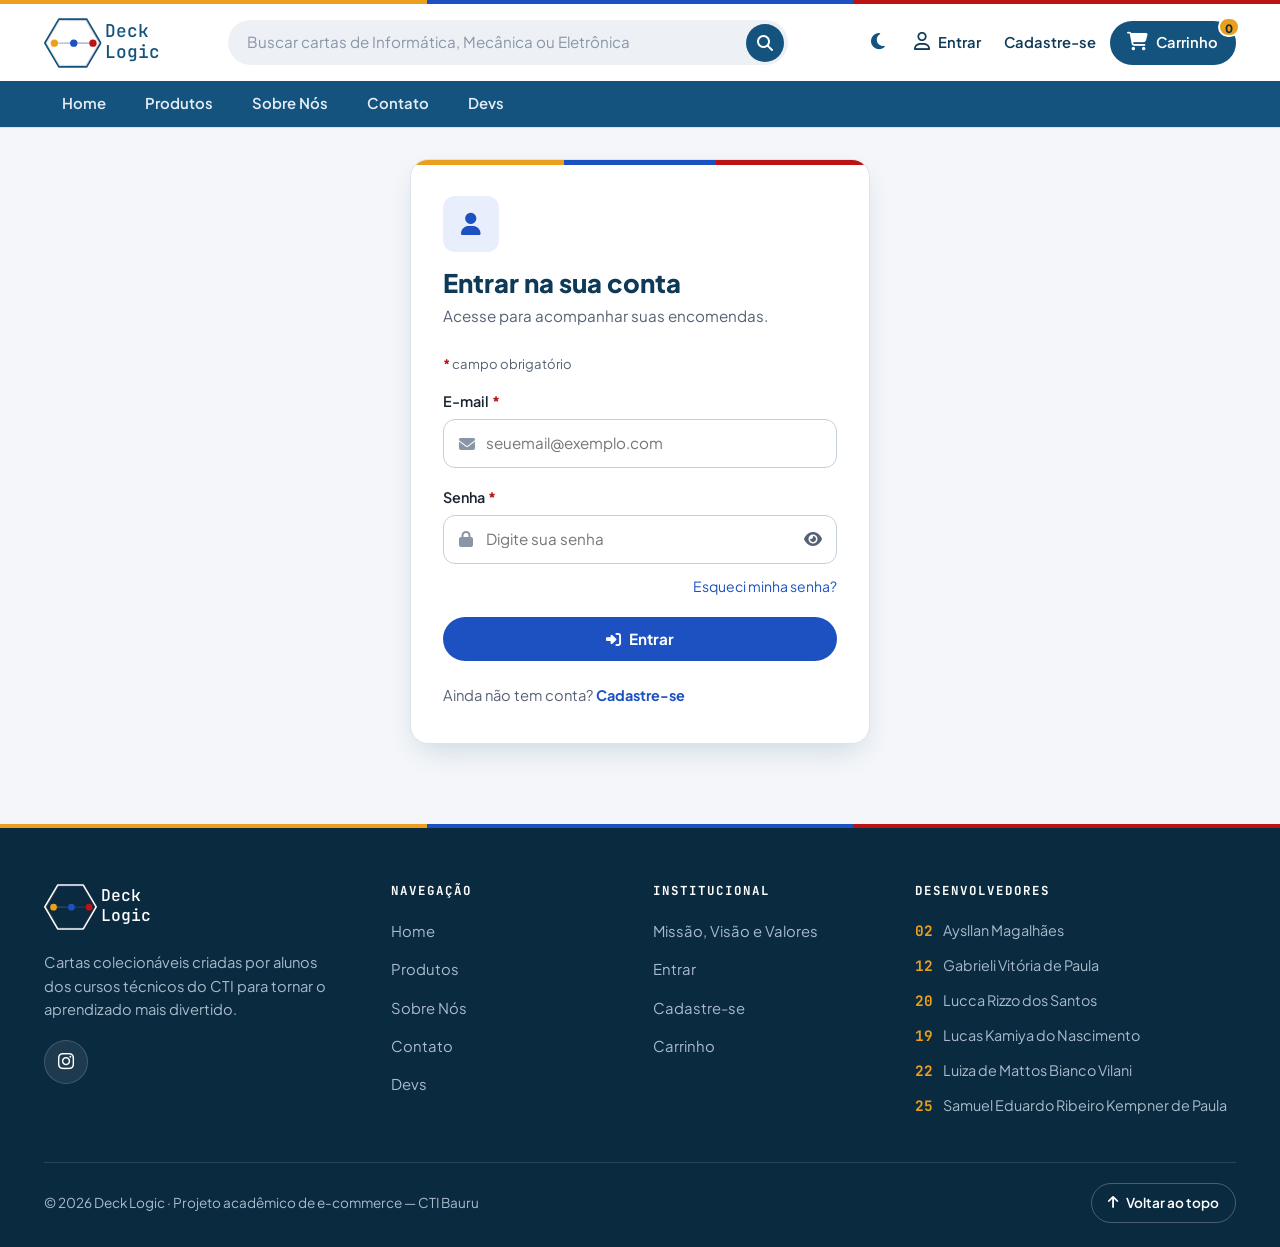
<file: ecommerce/front/login.html>
<!DOCTYPE html>
<html lang="pt-BR">

<head>
    <meta charset="UTF-8">
    <meta name="viewport" content="width=device-width, initial-scale=1.0">
    <title>Entrar | Deck Logic</title>
    <meta name="description" content="Acesse sua conta Deck Logic.">
    <meta name="theme-color" content="#14537D">
    <meta name="color-scheme" content="light dark">
    <script>
        // aplica o tema escolhido no botão antes de desenhar a página (evita piscar)
        try { var tema = localStorage.getItem('decklogic_tema'); if (tema) document.documentElement.dataset.theme = tema; } catch (e) {}
    </script>
    <link rel="icon" type="image/png" href="img/brand/favicon.png">
    <link rel="preconnect" href="https://fonts.googleapis.com">
    <link rel="preconnect" href="https://fonts.gstatic.com" crossorigin>
    <link rel="stylesheet" href="https://fonts.googleapis.com/css2?family=JetBrains+Mono:wght@500;700;800&family=Plus+Jakarta+Sans:wght@400;500;600;700;800&display=swap">
    <link rel="stylesheet" href="https://cdnjs.cloudflare.com/ajax/libs/font-awesome/6.4.0/css/all.min.css">
    <link rel="stylesheet" href="css/style.css?v=20261019b">
</head>

<body id="top">
    <!-- Logo Deck Logic (SVG inline, reutilizado no header e no footer via <use>) -->
    <svg class="svg-sprite" aria-hidden="true" focusable="false" xmlns="http://www.w3.org/2000/svg">
        <defs>
            <linearGradient id="grad-cursos" gradientUnits="userSpaceOnUse" x1="0" y1="0" x2="600" y2="0">
                <stop offset="0" stop-color="#EB9F1C" />
                <stop offset="0.5" stop-color="#1D51C1" />
                <stop offset="1" stop-color="#BA1313" />
            </linearGradient>
            <symbol id="logo-mark" viewBox="0 0 600 521">
                <polygon points="155,12 445,12 591,260 445,509 155,509 9,260" fill="none" stroke="currentColor" stroke-width="18" stroke-linejoin="round" />
                <polygon points="163,27 437,27 574,260 437,494 163,494 26,260" fill="none" stroke="url(#grad-cursos)" stroke-width="6" stroke-dasharray="3 3" />
                <line x1="108" y1="262" x2="510" y2="262" stroke="url(#grad-cursos)" stroke-width="14" stroke-dasharray="2 2" />
                <circle cx="108" cy="262" r="38" fill="#EB9F1C" />
                <circle cx="310" cy="262" r="38" fill="#1D51C1" />
                <circle cx="510" cy="262" r="38" fill="#BA1313" />
            </symbol>
            <symbol id="logo-full" viewBox="0 0 1212 521">
                <use href="#logo-mark" width="600" height="521" />
                <text x="640" y="195" fill="currentColor" font-family="'JetBrains Mono', ui-monospace, monospace" font-size="185" font-weight="500">Deck</text>
                <text x="640" y="420" fill="currentColor" font-family="'JetBrains Mono', ui-monospace, monospace" font-size="185" font-weight="500">Logic</text>
            </symbol>
        </defs>
    </svg>

    <a class="skip-link" href="#conteudo">Pular para o conteúdo</a>

    <header class="site-header">
        <div class="brand-bar" aria-hidden="true"></div>
        <div class="container header-inner">
            <a href="index.html" class="logo" aria-label="Deck Logic — página inicial">
                <svg class="logo-svg" aria-hidden="true"><use href="#logo-full" /></svg>
            </a>

            <form class="search-form" action="produtos.html" method="get" role="search">
                <label for="busca" class="sr-only">Buscar cartas</label>
                <input type="search" id="busca" name="q" placeholder="Buscar cartas de Informática, Mecânica ou Eletrônica">
                <button type="submit" aria-label="Buscar"><i class="fa-solid fa-magnifying-glass"></i></button>
            </form>

            <nav class="user-nav" aria-label="Conta e carrinho">
                <button type="button" class="user-link theme-toggle" id="theme-toggle" aria-label="Ativar tema escuro"><i class="fa-solid fa-moon"></i></button>
                <a href="login.html" class="user-link" data-auth="conta" aria-label="Entrar"><i class="fa-regular fa-user"></i><span>Entrar</span></a>
                <a href="cadastro.html" class="user-link user-link--signup" data-auth="sair"><span>Cadastre-se</span></a>
                <a href="carrinho.html" class="cart-btn" aria-label="Carrinho">
                    <i class="fa-solid fa-cart-shopping"></i><span class="cart-label">Carrinho</span>
                    <span class="cart-badge" id="cart-count">0</span>
                </a>
            </nav>

            <button class="nav-toggle" type="button" aria-controls="menu-principal" aria-expanded="false" aria-label="Abrir menu">
                <span class="nav-toggle-bar"></span>
                <span class="nav-toggle-bar"></span>
                <span class="nav-toggle-bar"></span>
            </button>
        </div>

        <div class="nav-backdrop" id="nav-backdrop"></div>

        <nav class="main-nav" id="menu-principal" aria-label="Menu principal">
            <div class="main-nav-head">
                <span class="main-nav-title">Menu</span>
                <button class="nav-close" type="button" aria-label="Fechar menu"><i class="fa-solid fa-xmark"></i></button>
            </div>
            <div class="container">
                <ul>
                    <li><a href="index.html"><i class="fa-solid fa-house"></i>Home</a></li>
                    <li><a href="produtos.html"><i class="fa-solid fa-layer-group"></i>Produtos</a></li>
                    <li><a href="sobre.html"><i class="fa-solid fa-circle-info"></i>Sobre Nós</a></li>
                    <li><a href="contato.html"><i class="fa-solid fa-envelope"></i>Contato</a></li>
                    <li><a href="desenvolvedores.html"><i class="fa-solid fa-code"></i>Devs</a></li>
                    <li class="main-nav-extra main-nav-extra--first"><a href="login.html" data-auth="conta"><i class="fa-regular fa-user"></i>Entrar</a></li>
                    <li class="main-nav-extra"><a href="cadastro.html" data-auth="sair"><i class="fa-solid fa-user-plus"></i>Cadastre-se</a></li>
                </ul>
            </div>
        </nav>
    </header>

    <main id="conteudo">

        <section class="auth-section container">
            <div class="auth-card">
                <header class="auth-header">
                    <div class="auth-icon"><i class="fa-solid fa-user"></i></div>
                    <h1>Entrar na sua conta</h1>
                    <p>Acesse para acompanhar suas encomendas.</p>
                </header>

                <!-- Mensagens vindas do back (?erro=1, ?cadastro=1, ?sair=1) -->
                <p class="form-alert form-alert--error" id="login-erro" hidden>E-mail ou senha incorretos.</p>
                <p class="form-alert form-alert--ok" id="login-cadastro" hidden>Conta criada! Agora é só entrar.</p>
                <p class="form-alert form-alert--info" id="login-precisa" hidden>Entre na sua conta para finalizar a encomenda.</p>

                <p class="form-legend"><span class="req" aria-hidden="true">*</span> campo obrigatório</p>

                <form action="../back/usuarios/login.php" method="post" id="loginForm">
                    <input type="hidden" name="next" id="login-next" value="">
                    <div class="form-group">
                        <label for="email">E-mail <span class="req" aria-hidden="true">*</span></label>
                        <div class="input-icon">
                            <i class="fa-solid fa-envelope"></i>
                            <input type="email" id="email" name="email" class="form-control" placeholder="seuemail@exemplo.com" autocomplete="email" required>
                        </div>
                    </div>

                    <div class="form-group">
                        <label for="senha">Senha <span class="req" aria-hidden="true">*</span></label>
                        <div class="input-icon">
                            <i class="fa-solid fa-lock"></i>
                            <input type="password" id="senha" name="senha" class="form-control" placeholder="Digite sua senha" autocomplete="current-password" required>
                            <button type="button" class="toggle-password" data-target="senha" aria-label="Mostrar senha">
                                <i class="fa-solid fa-eye"></i>
                            </button>
                        </div>
                    </div>
                    <div style="text-align: right; margin: -8px 0 18px;">
                        <a href="../back/usuarios/esqueci.php"
                        style="color: var(--link); font-size: 14px;">
                            Esqueci minha senha?
                        </a>
                    </div>

                    <button type="submit" class="btn btn-primary btn-block">
                        <i class="fa-solid fa-right-to-bracket"></i> Entrar
                    </button>
                </form>

                <p class="auth-footer-link">Ainda não tem conta? <a href="cadastro.html">Cadastre-se</a></p>
            </div>
        </section>

    </main>

    <footer class="site-footer">
        <div class="brand-bar" aria-hidden="true"></div>
        <div class="container">
            <div class="footer-grid">
                <section class="footer-brand" aria-label="Sobre a Deck Logic">
                    <a href="index.html" class="logo logo--footer" aria-label="Deck Logic — página inicial">
                        <svg class="logo-svg" aria-hidden="true"><use href="#logo-full" /></svg>
                    </a>
                    <p>Cartas colecionáveis criadas por alunos dos cursos técnicos do CTI para tornar o aprendizado mais divertido.</p>
                    <ul class="social-links">
                        <li><a href="https://www.instagram.com/logicdeck.cti?stkn=ODNpampwcXRhc3Fj" class="social-icon" aria-label="Instagram da Deck Logic"><i class="fa-brands fa-instagram"></i></a></li>
                    </ul>
                </section>

                <nav class="footer-column" aria-label="Navegação do rodapé">
                    <h2>Navegação</h2>
                    <ul>
                        <li><a href="index.html">Home</a></li>
                        <li><a href="produtos.html">Produtos</a></li>
                        <li><a href="sobre.html">Sobre Nós</a></li>
                        <li><a href="contato.html">Contato</a></li>
                        <li><a href="desenvolvedores.html">Devs</a></li>
                    </ul>
                </nav>

                <section class="footer-column">
                    <h2>Institucional</h2>
                    <ul>
                        <li><a href="missao.html">Missão, Visão e Valores</a></li>
                        <li><a href="login.html">Entrar</a></li>
                        <li><a href="cadastro.html">Cadastre-se</a></li>
                        <li><a href="carrinho.html">Carrinho</a></li>
                    </ul>
                </section>

                <section class="footer-column">
                    <h2>Desenvolvedores</h2>
                    <!-- TODO: trocar "--" pelo número de chamada de cada integrante -->
                    <ul class="footer-devs">
                        <li><span class="dev-num">02</span>Aysllan Magalhães</li>
                        <li><span class="dev-num">12</span>Gabrieli Vitória de Paula</li>
                        <li><span class="dev-num">20</span>Lucca Rizzo dos Santos</li>
                        <li><span class="dev-num">19</span>Lucas Kamiya do Nascimento</li>
                        <li><span class="dev-num">22</span>Luiza de Mattos Bianco Vilani</li>
                        <li><span class="dev-num">25</span>Samuel Eduardo Ribeiro Kempner de Paula</li>
                    </ul>
                </section>
            </div>

            <div class="footer-bottom">
                <p>&copy; 2026 Deck Logic · Projeto acadêmico de e-commerce — CTI Bauru</p>
                <a href="#top" class="back-to-top"><i class="fa-solid fa-arrow-up"></i> Voltar ao topo</a>
            </div>
        </div>
    </footer>

    <div class="toast-container" id="toast-container" aria-live="polite"></div>
    <script src="js/script.js?v=20261019c"></script>
</body>

</html>
</file>
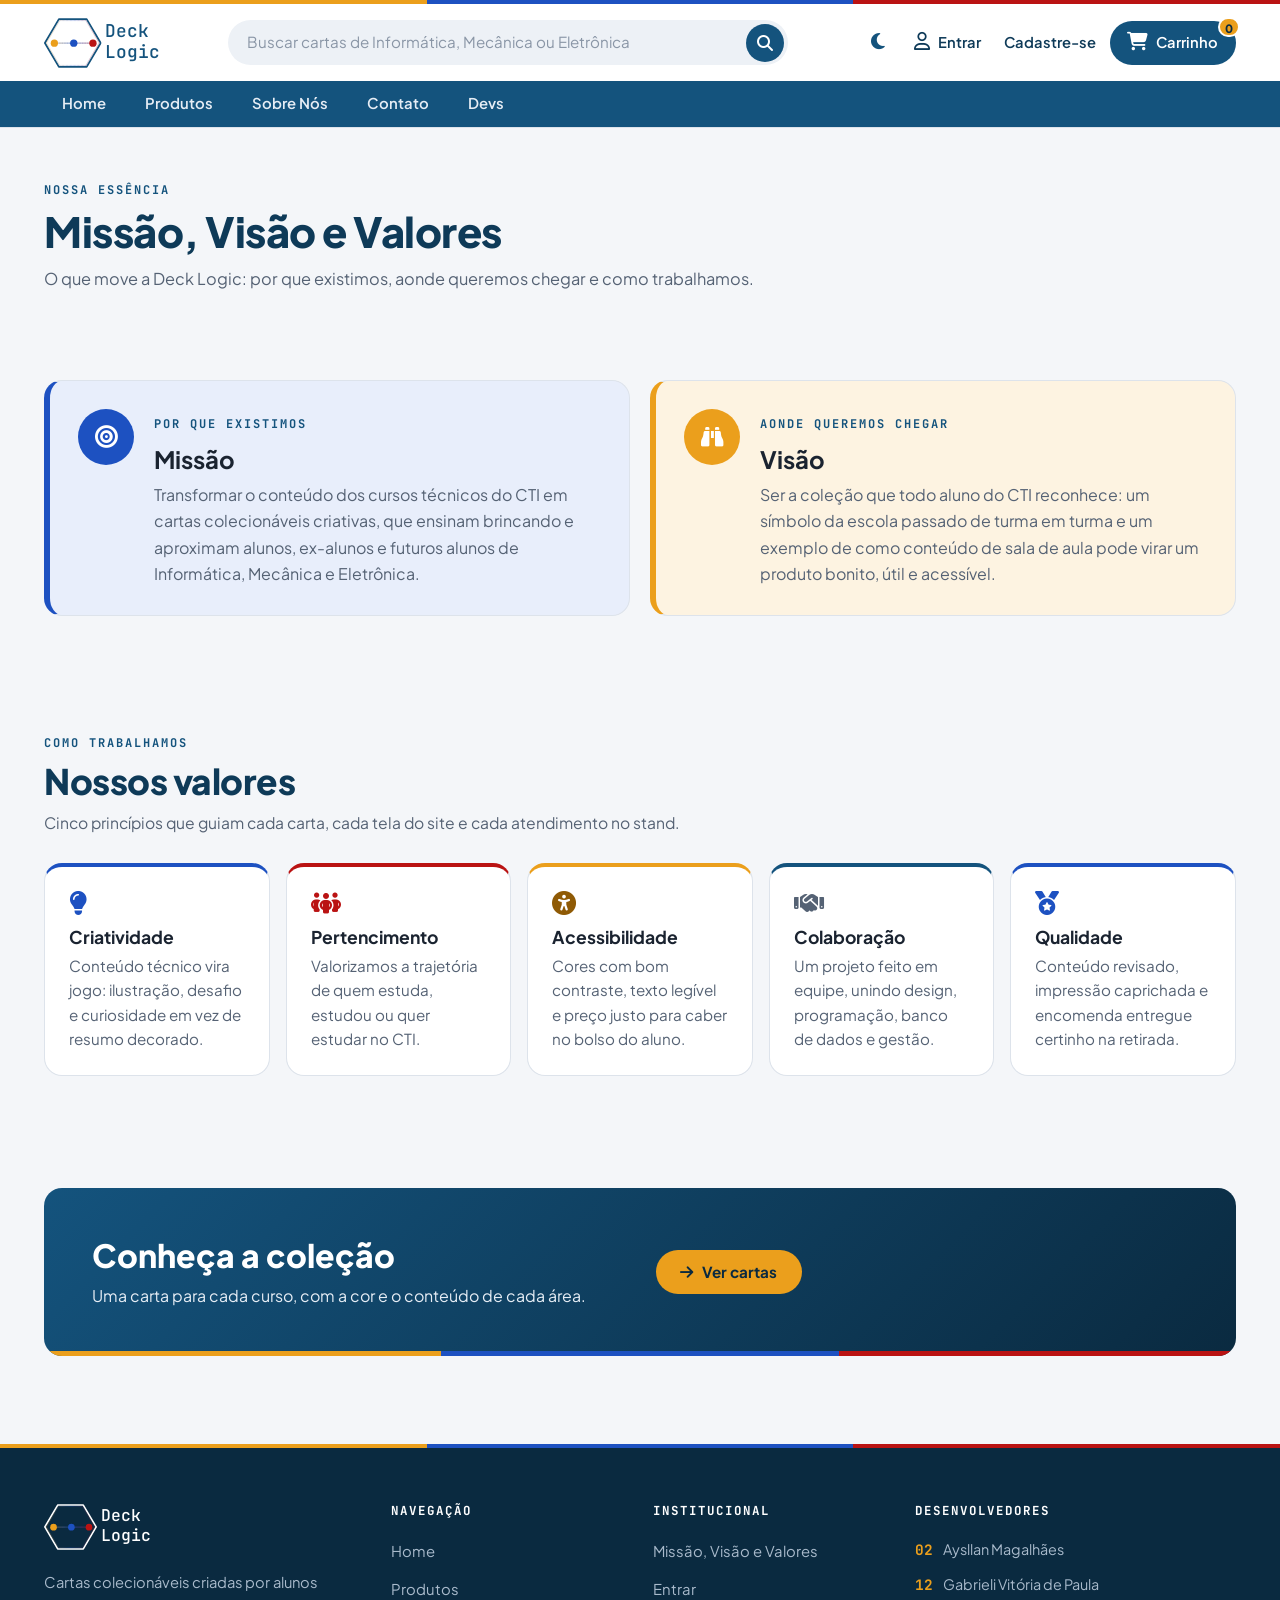
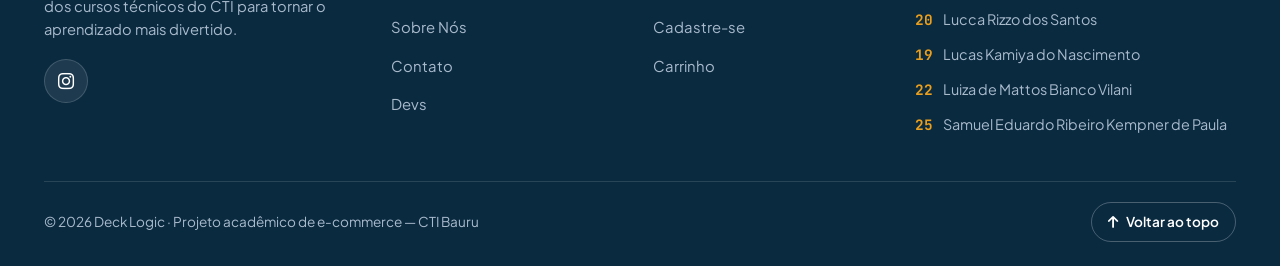
<file: ecommerce/front/missao.html>
<!DOCTYPE html>
<html lang="pt-BR">

<head>
    <meta charset="UTF-8">
    <meta name="viewport" content="width=device-width, initial-scale=1.0">
    <title>Missão, Visão e Valores | Deck Logic</title>
    <meta name="description" content="Missão, visão e valores da Deck Logic.">
    <meta name="theme-color" content="#14537D">
    <meta name="color-scheme" content="light dark">
    <script>
        // aplica o tema escolhido no botão antes de desenhar a página (evita piscar)
        try { var tema = localStorage.getItem('decklogic_tema'); if (tema) document.documentElement.dataset.theme = tema; } catch (e) {}
    </script>
    <link rel="icon" type="image/png" href="img/brand/favicon.png">
    <link rel="preconnect" href="https://fonts.googleapis.com">
    <link rel="preconnect" href="https://fonts.gstatic.com" crossorigin>
    <link rel="stylesheet" href="https://fonts.googleapis.com/css2?family=JetBrains+Mono:wght@500;700;800&family=Plus+Jakarta+Sans:wght@400;500;600;700;800&display=swap">
    <link rel="stylesheet" href="https://cdnjs.cloudflare.com/ajax/libs/font-awesome/6.4.0/css/all.min.css">
    <link rel="stylesheet" href="css/style.css?v=20261019b">
</head>

<body id="top">
    <!-- Logo Deck Logic (SVG inline, reutilizado no header e no footer via <use>) -->
    <svg class="svg-sprite" aria-hidden="true" focusable="false" xmlns="http://www.w3.org/2000/svg">
        <defs>
            <linearGradient id="grad-cursos" gradientUnits="userSpaceOnUse" x1="0" y1="0" x2="600" y2="0">
                <stop offset="0" stop-color="#EB9F1C" />
                <stop offset="0.5" stop-color="#1D51C1" />
                <stop offset="1" stop-color="#BA1313" />
            </linearGradient>
            <symbol id="logo-mark" viewBox="0 0 600 521">
                <polygon points="155,12 445,12 591,260 445,509 155,509 9,260" fill="none" stroke="currentColor" stroke-width="18" stroke-linejoin="round" />
                <polygon points="163,27 437,27 574,260 437,494 163,494 26,260" fill="none" stroke="url(#grad-cursos)" stroke-width="6" stroke-dasharray="3 3" />
                <line x1="108" y1="262" x2="510" y2="262" stroke="url(#grad-cursos)" stroke-width="14" stroke-dasharray="2 2" />
                <circle cx="108" cy="262" r="38" fill="#EB9F1C" />
                <circle cx="310" cy="262" r="38" fill="#1D51C1" />
                <circle cx="510" cy="262" r="38" fill="#BA1313" />
            </symbol>
            <symbol id="logo-full" viewBox="0 0 1212 521">
                <use href="#logo-mark" width="600" height="521" />
                <text x="640" y="195" fill="currentColor" font-family="'JetBrains Mono', ui-monospace, monospace" font-size="185" font-weight="500">Deck</text>
                <text x="640" y="420" fill="currentColor" font-family="'JetBrains Mono', ui-monospace, monospace" font-size="185" font-weight="500">Logic</text>
            </symbol>
        </defs>
    </svg>

    <a class="skip-link" href="#conteudo">Pular para o conteúdo</a>

    <header class="site-header">
        <div class="brand-bar" aria-hidden="true"></div>
        <div class="container header-inner">
            <a href="index.html" class="logo" aria-label="Deck Logic — página inicial">
                <svg class="logo-svg" aria-hidden="true"><use href="#logo-full" /></svg>
            </a>

            <form class="search-form" action="produtos.html" method="get" role="search">
                <label for="busca" class="sr-only">Buscar cartas</label>
                <input type="search" id="busca" name="q" placeholder="Buscar cartas de Informática, Mecânica ou Eletrônica">
                <button type="submit" aria-label="Buscar"><i class="fa-solid fa-magnifying-glass"></i></button>
            </form>

            <nav class="user-nav" aria-label="Conta e carrinho">
                <button type="button" class="user-link theme-toggle" id="theme-toggle" aria-label="Ativar tema escuro"><i class="fa-solid fa-moon"></i></button>
                <a href="login.html" class="user-link" data-auth="conta" aria-label="Entrar"><i class="fa-regular fa-user"></i><span>Entrar</span></a>
                <a href="cadastro.html" class="user-link user-link--signup" data-auth="sair"><span>Cadastre-se</span></a>
                <a href="carrinho.html" class="cart-btn" aria-label="Carrinho">
                    <i class="fa-solid fa-cart-shopping"></i><span class="cart-label">Carrinho</span>
                    <span class="cart-badge" id="cart-count">0</span>
                </a>
            </nav>

            <button class="nav-toggle" type="button" aria-controls="menu-principal" aria-expanded="false" aria-label="Abrir menu">
                <span class="nav-toggle-bar"></span>
                <span class="nav-toggle-bar"></span>
                <span class="nav-toggle-bar"></span>
            </button>
        </div>

        <div class="nav-backdrop" id="nav-backdrop"></div>

        <nav class="main-nav" id="menu-principal" aria-label="Menu principal">
            <div class="main-nav-head">
                <span class="main-nav-title">Menu</span>
                <button class="nav-close" type="button" aria-label="Fechar menu"><i class="fa-solid fa-xmark"></i></button>
            </div>
            <div class="container">
                <ul>
                    <li><a href="index.html"><i class="fa-solid fa-house"></i>Home</a></li>
                    <li><a href="produtos.html"><i class="fa-solid fa-layer-group"></i>Produtos</a></li>
                    <li><a href="sobre.html"><i class="fa-solid fa-circle-info"></i>Sobre Nós</a></li>
                    <li><a href="contato.html"><i class="fa-solid fa-envelope"></i>Contato</a></li>
                    <li><a href="desenvolvedores.html"><i class="fa-solid fa-code"></i>Devs</a></li>
                    <li class="main-nav-extra main-nav-extra--first"><a href="login.html" data-auth="conta"><i class="fa-regular fa-user"></i>Entrar</a></li>
                    <li class="main-nav-extra"><a href="cadastro.html" data-auth="sair"><i class="fa-solid fa-user-plus"></i>Cadastre-se</a></li>
                </ul>
            </div>
        </nav>
    </header>

    <main id="conteudo">

        <section class="page-hero container">
            <span class="section-eyebrow">Nossa essência</span>
            <h1>Missão, Visão e Valores</h1>
            <p>O que move a Deck Logic: por que existimos, aonde queremos chegar e como trabalhamos.</p>
        </section>

        <section class="section container" aria-label="Missão e visão">
            <div class="mvv-grid">
                <article class="mvv-card is-info">
                    <div class="mvv-icon"><i class="fa-solid fa-bullseye" aria-hidden="true"></i></div>
                    <div>
                        <span class="section-eyebrow">Por que existimos</span>
                        <h2>Missão</h2>
                        <p>Transformar o conteúdo dos cursos técnicos do CTI em cartas colecionáveis criativas, que ensinam brincando e aproximam alunos, ex-alunos e futuros alunos de Informática, Mecânica e Eletrônica.</p>
                    </div>
                </article>
                <article class="mvv-card is-eletro">
                    <div class="mvv-icon"><i class="fa-solid fa-binoculars" aria-hidden="true"></i></div>
                    <div>
                        <span class="section-eyebrow">Aonde queremos chegar</span>
                        <h2>Visão</h2>
                        <p>Ser a coleção que todo aluno do CTI reconhece: um símbolo da escola passado de turma em turma e um exemplo de como conteúdo de sala de aula pode virar um produto bonito, útil e acessível.</p>
                    </div>
                </article>
            </div>
        </section>

        <section class="section container" aria-labelledby="titulo-valores">
            <header class="section-header">
                <span class="section-eyebrow">Como trabalhamos</span>
                <h2 class="section-title" id="titulo-valores">Nossos valores</h2>
                <p class="section-subtitle">Cinco princípios que guiam cada carta, cada tela do site e cada atendimento no stand.</p>
            </header>

            <div class="values-grid">
                <article class="value-card is-info">
                    <i class="fa-solid fa-lightbulb" aria-hidden="true"></i>
                    <h3>Criatividade</h3>
                    <p>Conteúdo técnico vira jogo: ilustração, desafio e curiosidade em vez de resumo decorado.</p>
                </article>
                <article class="value-card is-mec">
                    <i class="fa-solid fa-people-group" aria-hidden="true"></i>
                    <h3>Pertencimento</h3>
                    <p>Valorizamos a trajetória de quem estuda, estudou ou quer estudar no CTI.</p>
                </article>
                <article class="value-card is-eletro">
                    <i class="fa-solid fa-universal-access" aria-hidden="true"></i>
                    <h3>Acessibilidade</h3>
                    <p>Cores com bom contraste, texto legível e preço justo para caber no bolso do aluno.</p>
                </article>
                <article class="value-card">
                    <i class="fa-solid fa-handshake" aria-hidden="true"></i>
                    <h3>Colaboração</h3>
                    <p>Um projeto feito em equipe, unindo design, programação, banco de dados e gestão.</p>
                </article>
                <article class="value-card is-info">
                    <i class="fa-solid fa-medal" aria-hidden="true"></i>
                    <h3>Qualidade</h3>
                    <p>Conteúdo revisado, impressão caprichada e encomenda entregue certinho na retirada.</p>
                </article>
            </div>
        </section>

        <section class="section container">
            <div class="newsletter-box">
                <div>
                    <h2>Conheça a coleção</h2>
                    <p>Uma carta para cada curso, com a cor e o conteúdo de cada área.</p>
                </div>
                <a href="produtos.html" class="btn btn-accent"><i class="fa-solid fa-arrow-right"></i> Ver cartas</a>
            </div>
        </section>

    </main>

    <footer class="site-footer">
        <div class="brand-bar" aria-hidden="true"></div>
        <div class="container">
            <div class="footer-grid">
                <section class="footer-brand" aria-label="Sobre a Deck Logic">
                    <a href="index.html" class="logo logo--footer" aria-label="Deck Logic — página inicial">
                        <svg class="logo-svg" aria-hidden="true"><use href="#logo-full" /></svg>
                    </a>
                    <p>Cartas colecionáveis criadas por alunos dos cursos técnicos do CTI para tornar o aprendizado mais divertido.</p>
                    <ul class="social-links">
                        <li><a href="https://www.instagram.com/logicdeck.cti?stkn=ODNpampwcXRhc3Fj" class="social-icon" aria-label="Instagram da Deck Logic"><i class="fa-brands fa-instagram"></i></a></li>
                    </ul>
                </section>

                <nav class="footer-column" aria-label="Navegação do rodapé">
                    <h2>Navegação</h2>
                    <ul>
                        <li><a href="index.html">Home</a></li>
                        <li><a href="produtos.html">Produtos</a></li>
                        <li><a href="sobre.html">Sobre Nós</a></li>
                        <li><a href="contato.html">Contato</a></li>
                        <li><a href="desenvolvedores.html">Devs</a></li>
                    </ul>
                </nav>

                <section class="footer-column">
                    <h2>Institucional</h2>
                    <ul>
                        <li><a href="missao.html">Missão, Visão e Valores</a></li>
                        <li><a href="login.html">Entrar</a></li>
                        <li><a href="cadastro.html">Cadastre-se</a></li>
                        <li><a href="carrinho.html">Carrinho</a></li>
                    </ul>
                </section>

                <section class="footer-column">
                    <h2>Desenvolvedores</h2>
                    <!-- TODO: trocar "--" pelo número de chamada de cada integrante -->
                    <ul class="footer-devs">
                        <li><span class="dev-num">02</span>Aysllan Magalhães</li>
                        <li><span class="dev-num">12</span>Gabrieli Vitória de Paula</li>
                        <li><span class="dev-num">20</span>Lucca Rizzo dos Santos</li>
                        <li><span class="dev-num">19</span>Lucas Kamiya do Nascimento</li>
                        <li><span class="dev-num">22</span>Luiza de Mattos Bianco Vilani</li>
                        <li><span class="dev-num">25</span>Samuel Eduardo Ribeiro Kempner de Paula</li>
                    </ul>
                </section>
            </div>

            <div class="footer-bottom">
                <p>&copy; 2026 Deck Logic · Projeto acadêmico de e-commerce — CTI Bauru</p>
                <a href="#top" class="back-to-top"><i class="fa-solid fa-arrow-up"></i> Voltar ao topo</a>
            </div>
        </div>
    </footer>

    <div class="toast-container" id="toast-container" aria-live="polite"></div>
    <script src="js/script.js?v=20261019c"></script>
</body>

</html>
</file>
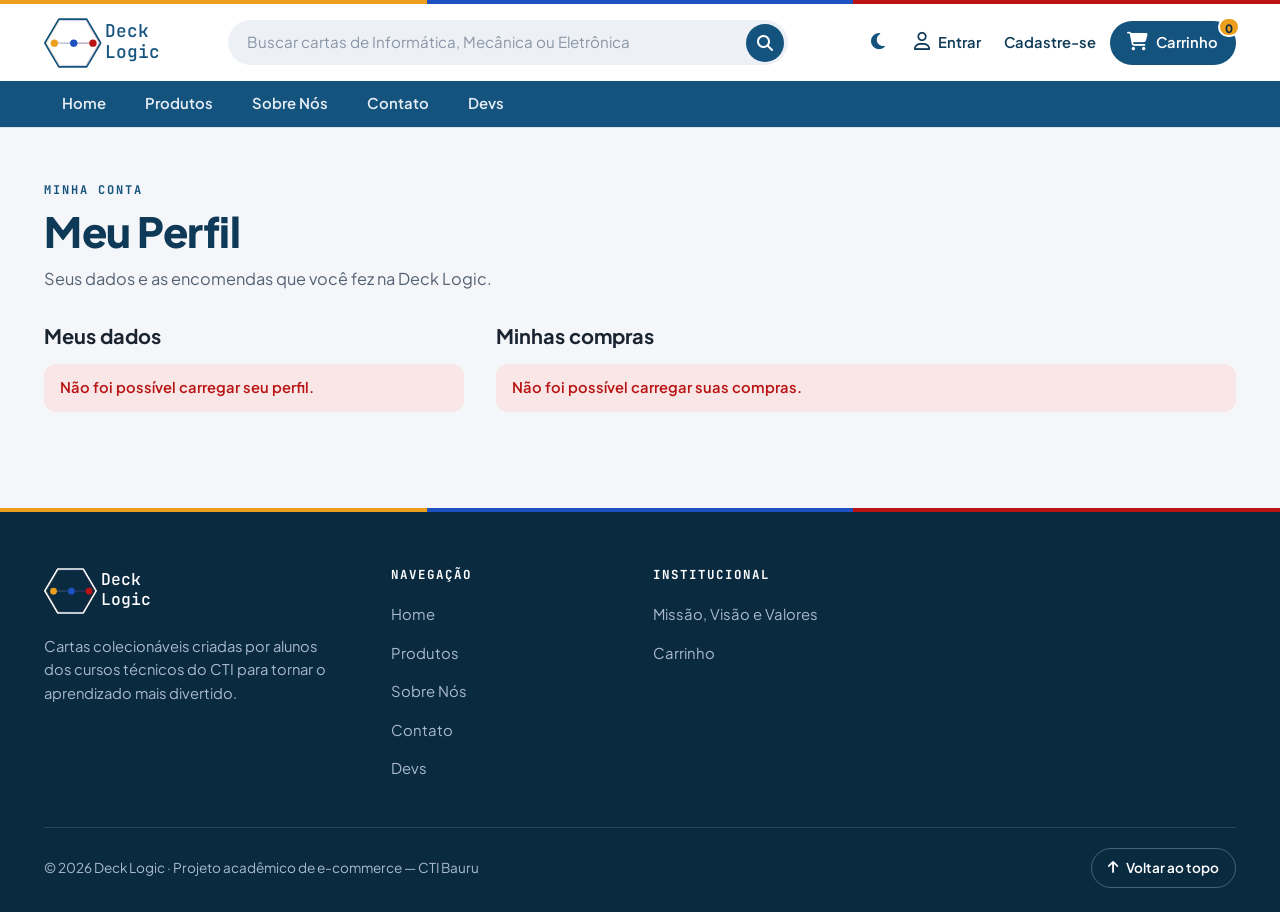
<file: ecommerce/front/perfil.html>
<!DOCTYPE html>
<html lang="pt-BR">

<head>
    <meta charset="UTF-8">
    <meta name="viewport" content="width=device-width, initial-scale=1.0">
    <title>Meu Perfil | Deck Logic</title>
    <meta name="theme-color" content="#14537D">
    <meta name="color-scheme" content="light dark">
    <script>
        try { var tema = localStorage.getItem('decklogic_tema'); if (tema) document.documentElement.dataset.theme = tema; } catch (e) {}
    </script>
    <link rel="icon" type="image/png" href="img/brand/favicon.png">
    <link rel="preconnect" href="https://fonts.googleapis.com">
    <link rel="preconnect" href="https://fonts.gstatic.com" crossorigin>
    <link rel="stylesheet" href="https://fonts.googleapis.com/css2?family=JetBrains+Mono:wght@500;700;800&family=Plus+Jakarta+Sans:wght@400;500;600;700;800&display=swap">
    <link rel="stylesheet" href="https://cdnjs.cloudflare.com/ajax/libs/font-awesome/6.4.0/css/all.min.css">
    <link rel="stylesheet" href="css/style.css?v=20261019b">
</head>

<body id="top">
    <svg class="svg-sprite" aria-hidden="true" focusable="false" xmlns="http://www.w3.org/2000/svg">
        <defs>
            <linearGradient id="grad-cursos" gradientUnits="userSpaceOnUse" x1="0" y1="0" x2="600" y2="0">
                <stop offset="0" stop-color="#EB9F1C" />
                <stop offset="0.5" stop-color="#1D51C1" />
                <stop offset="1" stop-color="#BA1313" />
            </linearGradient>
            <symbol id="logo-mark" viewBox="0 0 600 521">
                <polygon points="155,12 445,12 591,260 445,509 155,509 9,260" fill="none" stroke="currentColor" stroke-width="18" stroke-linejoin="round" />
                <polygon points="163,27 437,27 574,260 437,494 163,494 26,260" fill="none" stroke="url(#grad-cursos)" stroke-width="6" stroke-dasharray="3 3" />
                <line x1="108" y1="262" x2="510" y2="262" stroke="url(#grad-cursos)" stroke-width="14" stroke-dasharray="2 2" />
                <circle cx="108" cy="262" r="38" fill="#EB9F1C" />
                <circle cx="310" cy="262" r="38" fill="#1D51C1" />
                <circle cx="510" cy="262" r="38" fill="#BA1313" />
            </symbol>
            <symbol id="logo-full" viewBox="0 0 1212 521">
                <use href="#logo-mark" width="600" height="521" />
                <text x="640" y="195" fill="currentColor" font-family="'JetBrains Mono', ui-monospace, monospace" font-size="185" font-weight="500">Deck</text>
                <text x="640" y="420" fill="currentColor" font-family="'JetBrains Mono', ui-monospace, monospace" font-size="185" font-weight="500">Logic</text>
            </symbol>
        </defs>
    </svg>

    <a class="skip-link" href="#conteudo">Pular para o conteúdo</a>

    <header class="site-header">
        <div class="brand-bar" aria-hidden="true"></div>
        <div class="container header-inner">
            <a href="index.html" class="logo" aria-label="Deck Logic — página inicial">
                <svg class="logo-svg" aria-hidden="true"><use href="#logo-full" /></svg>
            </a>

            <form class="search-form" action="produtos.html" method="get" role="search">
                <label for="busca" class="sr-only">Buscar cartas</label>
                <input type="search" id="busca" name="q" placeholder="Buscar cartas de Informática, Mecânica ou Eletrônica">
                <button type="submit" aria-label="Buscar"><i class="fa-solid fa-magnifying-glass"></i></button>
            </form>

            <nav class="user-nav" aria-label="Conta e carrinho">
                <button type="button" class="user-link theme-toggle" id="theme-toggle" aria-label="Ativar tema escuro"><i class="fa-solid fa-moon"></i></button>
                <a href="login.html" class="user-link" data-auth="conta" aria-label="Entrar"><i class="fa-regular fa-user"></i><span>Entrar</span></a>
                <a href="cadastro.html" class="user-link user-link--signup" data-auth="sair"><span>Cadastre-se</span></a>
                <a href="carrinho.html" class="cart-btn" aria-label="Carrinho">
                    <i class="fa-solid fa-cart-shopping"></i><span class="cart-label">Carrinho</span>
                    <span class="cart-badge" id="cart-count">0</span>
                </a>
            </nav>

            <button class="nav-toggle" type="button" aria-controls="menu-principal" aria-expanded="false" aria-label="Abrir menu">
                <span class="nav-toggle-bar"></span>
                <span class="nav-toggle-bar"></span>
                <span class="nav-toggle-bar"></span>
            </button>
        </div>

        <div class="nav-backdrop" id="nav-backdrop"></div>

        <nav class="main-nav" id="menu-principal" aria-label="Menu principal">
            <div class="main-nav-head">
                <span class="main-nav-title">Menu</span>
                <button class="nav-close" type="button" aria-label="Fechar menu"><i class="fa-solid fa-xmark"></i></button>
            </div>
            <div class="container">
                <ul>
                    <li><a href="index.html"><i class="fa-solid fa-house"></i>Home</a></li>
                    <li><a href="produtos.html"><i class="fa-solid fa-layer-group"></i>Produtos</a></li>
                    <li><a href="sobre.html"><i class="fa-solid fa-circle-info"></i>Sobre Nós</a></li>
                    <li><a href="contato.html"><i class="fa-solid fa-envelope"></i>Contato</a></li>
                    <li><a href="desenvolvedores.html"><i class="fa-solid fa-code"></i>Devs</a></li>
                    <li class="main-nav-extra main-nav-extra--first"><a href="login.html" data-auth="conta"><i class="fa-regular fa-user"></i>Entrar</a></li>
                    <li class="main-nav-extra"><a href="cadastro.html" data-auth="sair"><i class="fa-solid fa-user-plus"></i>Cadastre-se</a></li>
                </ul>
            </div>
        </nav>
    </header>

    <main id="conteudo">
        <section class="page-hero container">
            <span class="section-eyebrow">Minha conta</span>
            <h1>Meu Perfil</h1>
            <p>Seus dados e as encomendas que você fez na Deck Logic.</p>
        </section>

        <section class="container perfil-layout">
            <div class="perfil-dados">
                <h2>Meus dados</h2>
                <div id="perfil-page-container">
                    <!-- Preenchido no JS (renderPerfilPage) -->
                </div>
            </div>
            <section class="perfil-compras" aria-labelledby="titulo-compras">
                <h2 id="titulo-compras">Minhas compras</h2>
                <div id="perfil-compras">
                    <!-- Preenchido no JS (renderMinhasCompras) -->
                    <p class="products-loading">Carregando suas compras…</p>
                </div>
            </section>
        </section>
    </main>

    <footer class="site-footer">
        <div class="brand-bar" aria-hidden="true"></div>
        <div class="container">
            <div class="footer-grid">
                <section class="footer-brand" aria-label="Sobre a Deck Logic">
                    <a href="index.html" class="logo logo--footer" aria-label="Deck Logic — página inicial">
                        <svg class="logo-svg" aria-hidden="true"><use href="#logo-full" /></svg>
                    </a>
                    <p>Cartas colecionáveis criadas por alunos dos cursos técnicos do CTI para tornar o aprendizado mais divertido.</p>
                </section>
                <nav class="footer-column" aria-label="Navegação do rodapé">
                    <h2>Navegação</h2>
                    <ul>
                        <li><a href="index.html">Home</a></li>
                        <li><a href="produtos.html">Produtos</a></li>
                        <li><a href="sobre.html">Sobre Nós</a></li>
                        <li><a href="contato.html">Contato</a></li>
                        <li><a href="desenvolvedores.html">Devs</a></li>
                    </ul>
                </nav>
                <section class="footer-column">
                    <h2>Institucional</h2>
                    <ul>
                        <li><a href="missao.html">Missão, Visão e Valores</a></li>
                        <li><a href="carrinho.html">Carrinho</a></li>
                    </ul>
                </section>
            </div>
            <div class="footer-bottom">
                <p>&copy; 2026 Deck Logic · Projeto acadêmico de e-commerce — CTI Bauru</p>
                <a href="#top" class="back-to-top"><i class="fa-solid fa-arrow-up"></i> Voltar ao topo</a>
            </div>
        </div>
    </footer>

    <div class="toast-container" id="toast-container" aria-live="polite"></div>
    <script src="js/script.js?v=20261019c"></script>
</body>

</html>
</file>
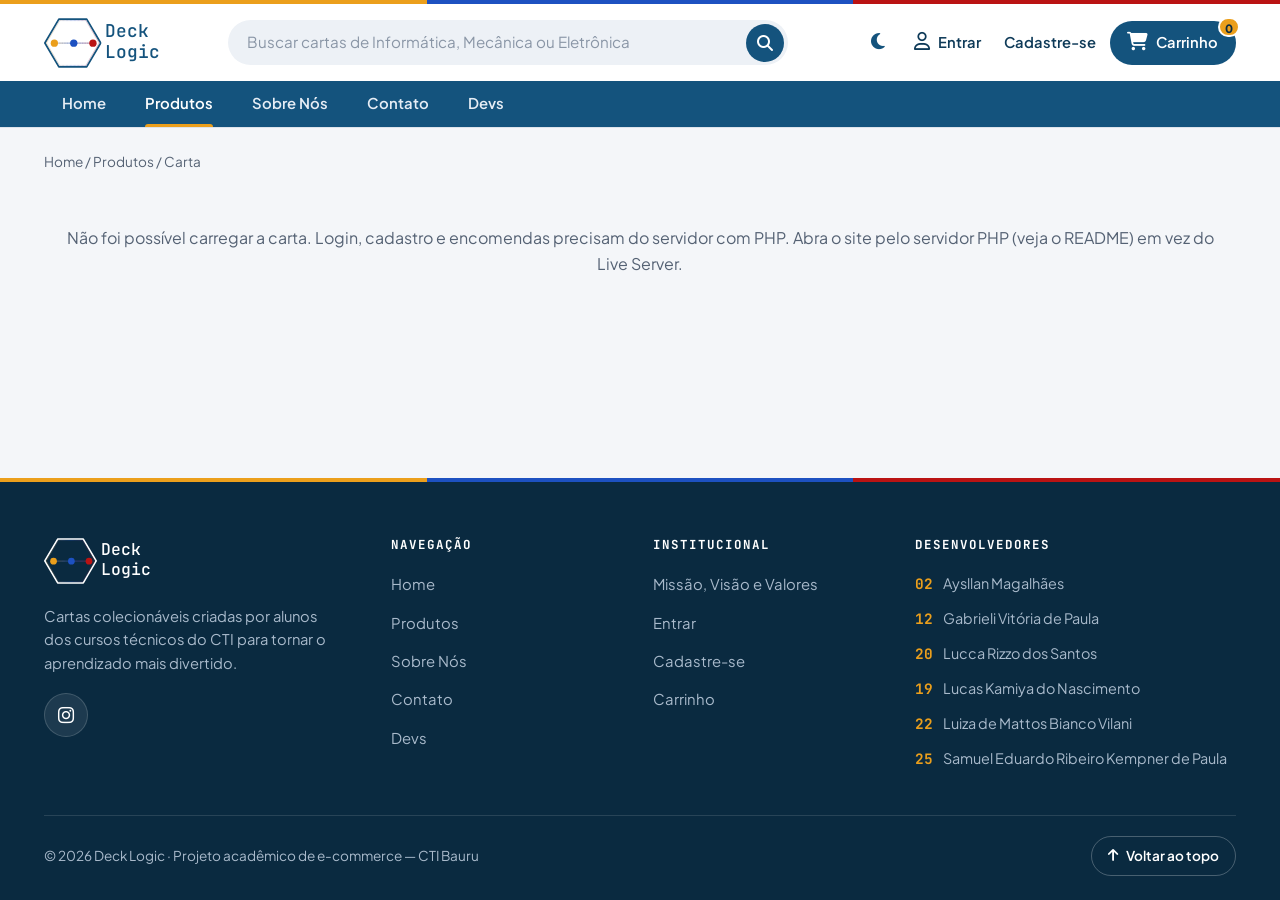
<file: ecommerce/front/produto.html>
<!DOCTYPE html>
<html lang="pt-BR">

<head>
    <meta charset="UTF-8">
    <meta name="viewport" content="width=device-width, initial-scale=1.0">
    <title>Carta | Deck Logic</title>
    <meta name="description" content="Catálogo de cartas colecionáveis dos cursos de Informática, Mecânica e Eletrônica.">
    <meta name="theme-color" content="#14537D">
    <meta name="color-scheme" content="light dark">
    <script>
        // aplica o tema escolhido no botão antes de desenhar a página (evita piscar)
        try { var tema = localStorage.getItem('decklogic_tema'); if (tema) document.documentElement.dataset.theme = tema; } catch (e) {}
    </script>
    <link rel="icon" type="image/png" href="img/brand/favicon.png">
    <link rel="preconnect" href="https://fonts.googleapis.com">
    <link rel="preconnect" href="https://fonts.gstatic.com" crossorigin>
    <link rel="stylesheet" href="https://fonts.googleapis.com/css2?family=JetBrains+Mono:wght@500;700;800&family=Plus+Jakarta+Sans:wght@400;500;600;700;800&display=swap">
    <link rel="stylesheet" href="https://cdnjs.cloudflare.com/ajax/libs/font-awesome/6.4.0/css/all.min.css">
    <link rel="stylesheet" href="css/style.css?v=20261019b">
</head>

<body id="top">
    <!-- Logo Deck Logic (SVG inline, reutilizado no header e no footer via <use>) -->
    <svg class="svg-sprite" aria-hidden="true" focusable="false" xmlns="http://www.w3.org/2000/svg">
        <defs>
            <linearGradient id="grad-cursos" gradientUnits="userSpaceOnUse" x1="0" y1="0" x2="600" y2="0">
                <stop offset="0" stop-color="#EB9F1C" />
                <stop offset="0.5" stop-color="#1D51C1" />
                <stop offset="1" stop-color="#BA1313" />
            </linearGradient>
            <symbol id="logo-mark" viewBox="0 0 600 521">
                <polygon points="155,12 445,12 591,260 445,509 155,509 9,260" fill="none" stroke="currentColor" stroke-width="18" stroke-linejoin="round" />
                <polygon points="163,27 437,27 574,260 437,494 163,494 26,260" fill="none" stroke="url(#grad-cursos)" stroke-width="6" stroke-dasharray="3 3" />
                <line x1="108" y1="262" x2="510" y2="262" stroke="url(#grad-cursos)" stroke-width="14" stroke-dasharray="2 2" />
                <circle cx="108" cy="262" r="38" fill="#EB9F1C" />
                <circle cx="310" cy="262" r="38" fill="#1D51C1" />
                <circle cx="510" cy="262" r="38" fill="#BA1313" />
            </symbol>
            <symbol id="logo-full" viewBox="0 0 1212 521">
                <use href="#logo-mark" width="600" height="521" />
                <text x="640" y="195" fill="currentColor" font-family="'JetBrains Mono', ui-monospace, monospace" font-size="185" font-weight="500">Deck</text>
                <text x="640" y="420" fill="currentColor" font-family="'JetBrains Mono', ui-monospace, monospace" font-size="185" font-weight="500">Logic</text>
            </symbol>
        </defs>
    </svg>

    <a class="skip-link" href="#conteudo">Pular para o conteúdo</a>

    <header class="site-header">
        <div class="brand-bar" aria-hidden="true"></div>
        <div class="container header-inner">
            <a href="index.html" class="logo" aria-label="Deck Logic — página inicial">
                <svg class="logo-svg" aria-hidden="true"><use href="#logo-full" /></svg>
            </a>

            <form class="search-form" action="produtos.html" method="get" role="search">
                <label for="busca" class="sr-only">Buscar cartas</label>
                <input type="search" id="busca" name="q" placeholder="Buscar cartas de Informática, Mecânica ou Eletrônica">
                <button type="submit" aria-label="Buscar"><i class="fa-solid fa-magnifying-glass"></i></button>
            </form>

            <nav class="user-nav" aria-label="Conta e carrinho">
                <button type="button" class="user-link theme-toggle" id="theme-toggle" aria-label="Ativar tema escuro"><i class="fa-solid fa-moon"></i></button>
                <a href="login.html" class="user-link" data-auth="conta" aria-label="Entrar"><i class="fa-regular fa-user"></i><span>Entrar</span></a>
                <a href="cadastro.html" class="user-link user-link--signup" data-auth="sair"><span>Cadastre-se</span></a>
                <a href="carrinho.html" class="cart-btn" aria-label="Carrinho">
                    <i class="fa-solid fa-cart-shopping"></i><span class="cart-label">Carrinho</span>
                    <span class="cart-badge" id="cart-count">0</span>
                </a>
            </nav>

            <button class="nav-toggle" type="button" aria-controls="menu-principal" aria-expanded="false" aria-label="Abrir menu">
                <span class="nav-toggle-bar"></span>
                <span class="nav-toggle-bar"></span>
                <span class="nav-toggle-bar"></span>
            </button>
        </div>

        <div class="nav-backdrop" id="nav-backdrop"></div>

        <nav class="main-nav" id="menu-principal" aria-label="Menu principal">
            <div class="main-nav-head">
                <span class="main-nav-title">Menu</span>
                <button class="nav-close" type="button" aria-label="Fechar menu"><i class="fa-solid fa-xmark"></i></button>
            </div>
            <div class="container">
                <ul>
                    <li><a href="index.html"><i class="fa-solid fa-house"></i>Home</a></li>
                    <li><a href="produtos.html" class="active" aria-current="page"><i class="fa-solid fa-layer-group"></i>Produtos</a></li>
                    <li><a href="sobre.html"><i class="fa-solid fa-circle-info"></i>Sobre Nós</a></li>
                    <li><a href="contato.html"><i class="fa-solid fa-envelope"></i>Contato</a></li>
                    <li><a href="desenvolvedores.html"><i class="fa-solid fa-code"></i>Devs</a></li>
                    <li class="main-nav-extra main-nav-extra--first"><a href="login.html" data-auth="conta"><i class="fa-regular fa-user"></i>Entrar</a></li>
                    <li class="main-nav-extra"><a href="cadastro.html" data-auth="sair"><i class="fa-solid fa-user-plus"></i>Cadastre-se</a></li>
                </ul>
            </div>
        </nav>
    </header>

    <main id="conteudo">

        <section class="container product-page" aria-label="Detalhes do produto">
            <nav class="breadcrumb" aria-label="Você está em">
                <a href="index.html">Home</a> <span aria-hidden="true">/</span>
                <a href="produtos.html">Produtos</a> <span aria-hidden="true">/</span>
                <span id="pd-breadcrumb">Carta</span>
            </nav>

            <div id="produto-detalhe">
                <!-- Card montado pelo js/script.js (initProdutoDetalhe) a partir de back/produtos/catalogo.php -->
                <p class="products-loading">Carregando carta…</p>
            </div>
        </section>

        <section class="section container" aria-labelledby="titulo-relacionados" id="relacionados" hidden>
            <header class="section-header">
                <span class="section-eyebrow">Continue colecionando</span>
                <h2 class="section-title" id="titulo-relacionados">Outras cartas</h2>
            </header>
            <div class="products-grid" data-products-relacionados></div>
        </section>

    </main>

    <footer class="site-footer">
        <div class="brand-bar" aria-hidden="true"></div>
        <div class="container">
            <div class="footer-grid">
                <section class="footer-brand" aria-label="Sobre a Deck Logic">
                    <a href="index.html" class="logo logo--footer" aria-label="Deck Logic — página inicial">
                        <svg class="logo-svg" aria-hidden="true"><use href="#logo-full" /></svg>
                    </a>
                    <p>Cartas colecionáveis criadas por alunos dos cursos técnicos do CTI para tornar o aprendizado mais divertido.</p>
                    <ul class="social-links">
                        <li><a href="https://www.instagram.com/logicdeck.cti?stkn=ODNpampwcXRhc3Fj" class="social-icon" aria-label="Instagram da Deck Logic"><i class="fa-brands fa-instagram"></i></a></li>
                    </ul>
                </section>

                <nav class="footer-column" aria-label="Navegação do rodapé">
                    <h2>Navegação</h2>
                    <ul>
                        <li><a href="index.html">Home</a></li>
                        <li><a href="produtos.html">Produtos</a></li>
                        <li><a href="sobre.html">Sobre Nós</a></li>
                        <li><a href="contato.html">Contato</a></li>
                        <li><a href="desenvolvedores.html">Devs</a></li>
                    </ul>
                </nav>

                <section class="footer-column">
                    <h2>Institucional</h2>
                    <ul>
                        <li><a href="missao.html">Missão, Visão e Valores</a></li>
                        <li><a href="login.html">Entrar</a></li>
                        <li><a href="cadastro.html">Cadastre-se</a></li>
                        <li><a href="carrinho.html">Carrinho</a></li>
                    </ul>
                </section>

                <section class="footer-column">
                    <h2>Desenvolvedores</h2>
                    <!-- TODO: trocar "--" pelo número de chamada de cada integrante -->
                    <ul class="footer-devs">
                        <li><span class="dev-num">02</span>Aysllan Magalhães</li>
                        <li><span class="dev-num">12</span>Gabrieli Vitória de Paula</li>
                        <li><span class="dev-num">20</span>Lucca Rizzo dos Santos</li>
                        <li><span class="dev-num">19</span>Lucas Kamiya do Nascimento</li>
                        <li><span class="dev-num">22</span>Luiza de Mattos Bianco Vilani</li>
                        <li><span class="dev-num">25</span>Samuel Eduardo Ribeiro Kempner de Paula</li>
                    </ul>
                </section>
            </div>

            <div class="footer-bottom">
                <p>&copy; 2026 Deck Logic · Projeto acadêmico de e-commerce — CTI Bauru</p>
                <a href="#top" class="back-to-top"><i class="fa-solid fa-arrow-up"></i> Voltar ao topo</a>
            </div>
        </div>
    </footer>

    <div class="toast-container" id="toast-container" aria-live="polite"></div>
    <script src="js/script.js?v=20261019c"></script>
</body>

</html>
</file>
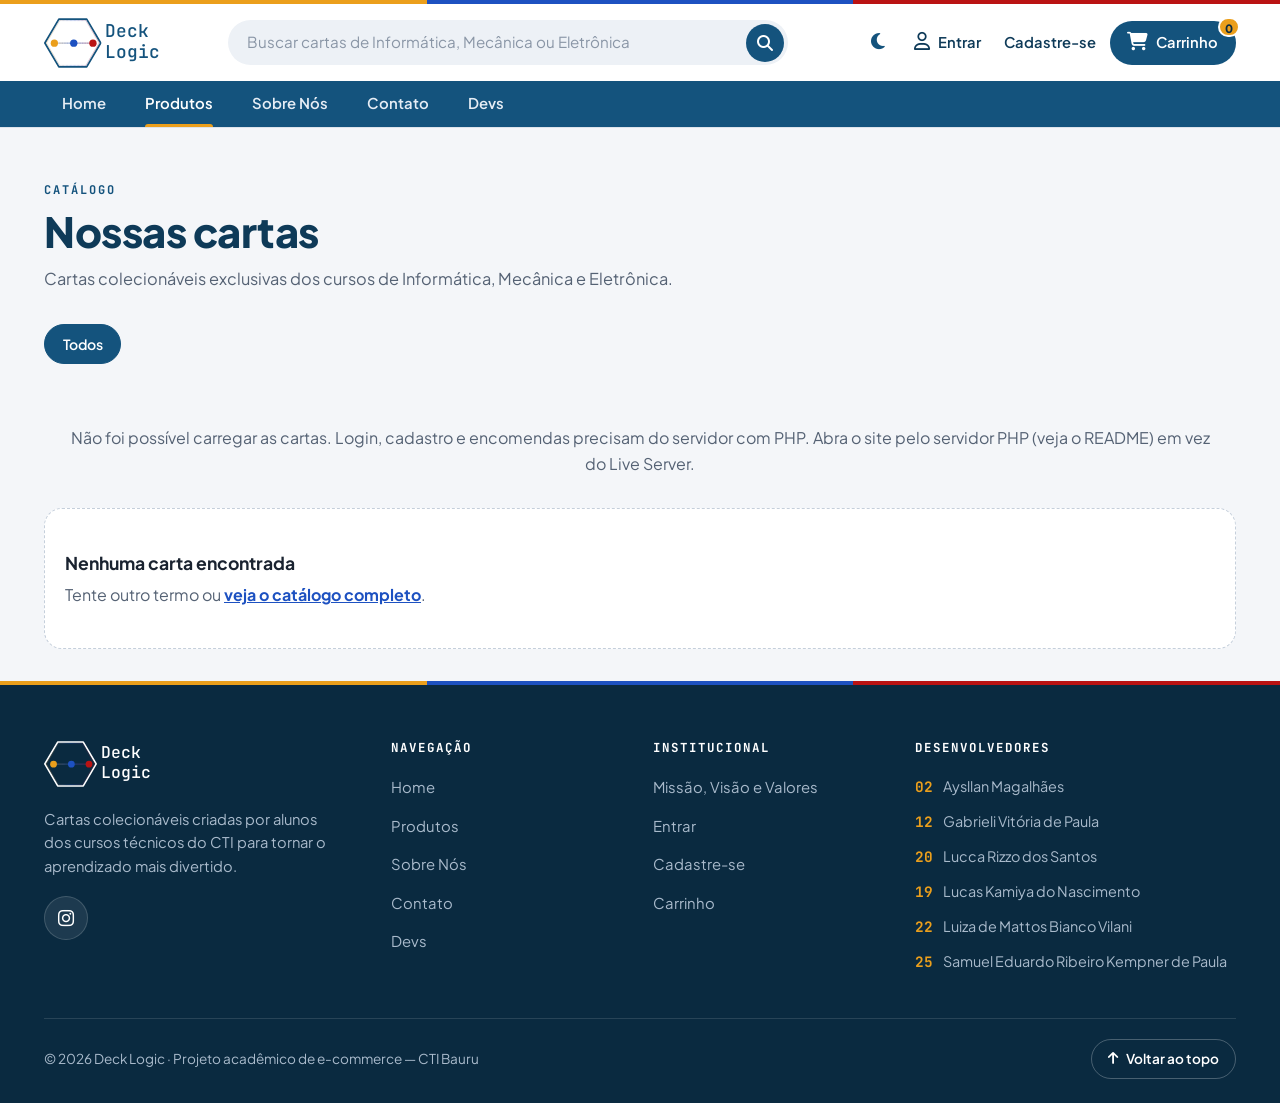
<file: ecommerce/front/produtos.html>
<!DOCTYPE html>
<html lang="pt-BR">

<head>
    <meta charset="UTF-8">
    <meta name="viewport" content="width=device-width, initial-scale=1.0">
    <title>Produtos | Deck Logic</title>
    <meta name="description" content="Catálogo de cartas colecionáveis dos cursos de Informática, Mecânica e Eletrônica.">
    <meta name="theme-color" content="#14537D">
    <meta name="color-scheme" content="light dark">
    <script>
        // aplica o tema escolhido no botão antes de desenhar a página (evita piscar)
        try { var tema = localStorage.getItem('decklogic_tema'); if (tema) document.documentElement.dataset.theme = tema; } catch (e) {}
    </script>
    <link rel="icon" type="image/png" href="img/brand/favicon.png">
    <link rel="preconnect" href="https://fonts.googleapis.com">
    <link rel="preconnect" href="https://fonts.gstatic.com" crossorigin>
    <link rel="stylesheet" href="https://fonts.googleapis.com/css2?family=JetBrains+Mono:wght@500;700;800&family=Plus+Jakarta+Sans:wght@400;500;600;700;800&display=swap">
    <link rel="stylesheet" href="https://cdnjs.cloudflare.com/ajax/libs/font-awesome/6.4.0/css/all.min.css">
    <link rel="stylesheet" href="css/style.css?v=20261019b">
</head>

<body id="top">
    <!-- Logo Deck Logic (SVG inline, reutilizado no header e no footer via <use>) -->
    <svg class="svg-sprite" aria-hidden="true" focusable="false" xmlns="http://www.w3.org/2000/svg">
        <defs>
            <linearGradient id="grad-cursos" gradientUnits="userSpaceOnUse" x1="0" y1="0" x2="600" y2="0">
                <stop offset="0" stop-color="#EB9F1C" />
                <stop offset="0.5" stop-color="#1D51C1" />
                <stop offset="1" stop-color="#BA1313" />
            </linearGradient>
            <symbol id="logo-mark" viewBox="0 0 600 521">
                <polygon points="155,12 445,12 591,260 445,509 155,509 9,260" fill="none" stroke="currentColor" stroke-width="18" stroke-linejoin="round" />
                <polygon points="163,27 437,27 574,260 437,494 163,494 26,260" fill="none" stroke="url(#grad-cursos)" stroke-width="6" stroke-dasharray="3 3" />
                <line x1="108" y1="262" x2="510" y2="262" stroke="url(#grad-cursos)" stroke-width="14" stroke-dasharray="2 2" />
                <circle cx="108" cy="262" r="38" fill="#EB9F1C" />
                <circle cx="310" cy="262" r="38" fill="#1D51C1" />
                <circle cx="510" cy="262" r="38" fill="#BA1313" />
            </symbol>
            <symbol id="logo-full" viewBox="0 0 1212 521">
                <use href="#logo-mark" width="600" height="521" />
                <text x="640" y="195" fill="currentColor" font-family="'JetBrains Mono', ui-monospace, monospace" font-size="185" font-weight="500">Deck</text>
                <text x="640" y="420" fill="currentColor" font-family="'JetBrains Mono', ui-monospace, monospace" font-size="185" font-weight="500">Logic</text>
            </symbol>
        </defs>
    </svg>

    <a class="skip-link" href="#conteudo">Pular para o conteúdo</a>

    <header class="site-header">
        <div class="brand-bar" aria-hidden="true"></div>
        <div class="container header-inner">
            <a href="index.html" class="logo" aria-label="Deck Logic — página inicial">
                <svg class="logo-svg" aria-hidden="true"><use href="#logo-full" /></svg>
            </a>

            <form class="search-form" action="produtos.html" method="get" role="search">
                <label for="busca" class="sr-only">Buscar cartas</label>
                <input type="search" id="busca" name="q" placeholder="Buscar cartas de Informática, Mecânica ou Eletrônica">
                <button type="submit" aria-label="Buscar"><i class="fa-solid fa-magnifying-glass"></i></button>
            </form>

            <nav class="user-nav" aria-label="Conta e carrinho">
                <button type="button" class="user-link theme-toggle" id="theme-toggle" aria-label="Ativar tema escuro"><i class="fa-solid fa-moon"></i></button>
                <a href="login.html" class="user-link" data-auth="conta" aria-label="Entrar"><i class="fa-regular fa-user"></i><span>Entrar</span></a>
                <a href="cadastro.html" class="user-link user-link--signup" data-auth="sair"><span>Cadastre-se</span></a>
                <a href="carrinho.html" class="cart-btn" aria-label="Carrinho">
                    <i class="fa-solid fa-cart-shopping"></i><span class="cart-label">Carrinho</span>
                    <span class="cart-badge" id="cart-count">0</span>
                </a>
            </nav>

            <button class="nav-toggle" type="button" aria-controls="menu-principal" aria-expanded="false" aria-label="Abrir menu">
                <span class="nav-toggle-bar"></span>
                <span class="nav-toggle-bar"></span>
                <span class="nav-toggle-bar"></span>
            </button>
        </div>

        <div class="nav-backdrop" id="nav-backdrop"></div>

        <nav class="main-nav" id="menu-principal" aria-label="Menu principal">
            <div class="main-nav-head">
                <span class="main-nav-title">Menu</span>
                <button class="nav-close" type="button" aria-label="Fechar menu"><i class="fa-solid fa-xmark"></i></button>
            </div>
            <div class="container">
                <ul>
                    <li><a href="index.html"><i class="fa-solid fa-house"></i>Home</a></li>
                    <li><a href="produtos.html" class="active" aria-current="page"><i class="fa-solid fa-layer-group"></i>Produtos</a></li>
                    <li><a href="sobre.html"><i class="fa-solid fa-circle-info"></i>Sobre Nós</a></li>
                    <li><a href="contato.html"><i class="fa-solid fa-envelope"></i>Contato</a></li>
                    <li><a href="desenvolvedores.html"><i class="fa-solid fa-code"></i>Devs</a></li>
                    <li class="main-nav-extra main-nav-extra--first"><a href="login.html" data-auth="conta"><i class="fa-regular fa-user"></i>Entrar</a></li>
                    <li class="main-nav-extra"><a href="cadastro.html" data-auth="sair"><i class="fa-solid fa-user-plus"></i>Cadastre-se</a></li>
                </ul>
            </div>
        </nav>
    </header>

    <main id="conteudo">

        <section class="page-hero container">
            <span class="section-eyebrow">Catálogo</span>
            <h1>Nossas cartas</h1>
            <p>Cartas colecionáveis exclusivas dos cursos de Informática, Mecânica e Eletrônica.</p>
        </section>

        <section class="container" aria-label="Vitrine de produtos">
            <div class="category-filters" role="group" aria-label="Filtrar por curso">
                <!-- filtros dos cursos montados pelo js/script.js -->
                <button type="button" class="filter-chip active" data-filter="todos" aria-pressed="true">Todos</button>
            </div>

            <p class="search-result-info" id="search-result-info" hidden></p>

            <div class="products-grid" data-products>
                <!-- Cards montados pelo js/script.js a partir de back/produtos/catalogo.php -->
                <p class="products-loading" data-products-loading>Carregando cartas…</p>
            </div>

            <div class="products-empty" id="products-empty" hidden>
                <strong>Nenhuma carta encontrada</strong>
                Tente outro termo ou <a href="produtos.html">veja o catálogo completo</a>.
            </div>
        </section>

    </main>

    <footer class="site-footer">
        <div class="brand-bar" aria-hidden="true"></div>
        <div class="container">
            <div class="footer-grid">
                <section class="footer-brand" aria-label="Sobre a Deck Logic">
                    <a href="index.html" class="logo logo--footer" aria-label="Deck Logic — página inicial">
                        <svg class="logo-svg" aria-hidden="true"><use href="#logo-full" /></svg>
                    </a>
                    <p>Cartas colecionáveis criadas por alunos dos cursos técnicos do CTI para tornar o aprendizado mais divertido.</p>
                    <ul class="social-links">
                        <li><a href="https://www.instagram.com/logicdeck.cti?stkn=ODNpampwcXRhc3Fj" class="social-icon" aria-label="Instagram da Deck Logic"><i class="fa-brands fa-instagram"></i></a></li>
                    </ul>
                </section>

                <nav class="footer-column" aria-label="Navegação do rodapé">
                    <h2>Navegação</h2>
                    <ul>
                        <li><a href="index.html">Home</a></li>
                        <li><a href="produtos.html">Produtos</a></li>
                        <li><a href="sobre.html">Sobre Nós</a></li>
                        <li><a href="contato.html">Contato</a></li>
                        <li><a href="desenvolvedores.html">Devs</a></li>
                    </ul>
                </nav>

                <section class="footer-column">
                    <h2>Institucional</h2>
                    <ul>
                        <li><a href="missao.html">Missão, Visão e Valores</a></li>
                        <li><a href="login.html">Entrar</a></li>
                        <li><a href="cadastro.html">Cadastre-se</a></li>
                        <li><a href="carrinho.html">Carrinho</a></li>
                    </ul>
                </section>

                <section class="footer-column">
                    <h2>Desenvolvedores</h2>
                    <!-- TODO: trocar "--" pelo número de chamada de cada integrante -->
                    <ul class="footer-devs">
                        <li><span class="dev-num">02</span>Aysllan Magalhães</li>
                        <li><span class="dev-num">12</span>Gabrieli Vitória de Paula</li>
                        <li><span class="dev-num">20</span>Lucca Rizzo dos Santos</li>
                        <li><span class="dev-num">19</span>Lucas Kamiya do Nascimento</li>
                        <li><span class="dev-num">22</span>Luiza de Mattos Bianco Vilani</li>
                        <li><span class="dev-num">25</span>Samuel Eduardo Ribeiro Kempner de Paula</li>
                    </ul>
                </section>
            </div>

            <div class="footer-bottom">
                <p>&copy; 2026 Deck Logic · Projeto acadêmico de e-commerce — CTI Bauru</p>
                <a href="#top" class="back-to-top"><i class="fa-solid fa-arrow-up"></i> Voltar ao topo</a>
            </div>
        </div>
    </footer>

    <div class="toast-container" id="toast-container" aria-live="polite"></div>
    <script src="js/script.js?v=20261019c"></script>
</body>

</html>
</file>
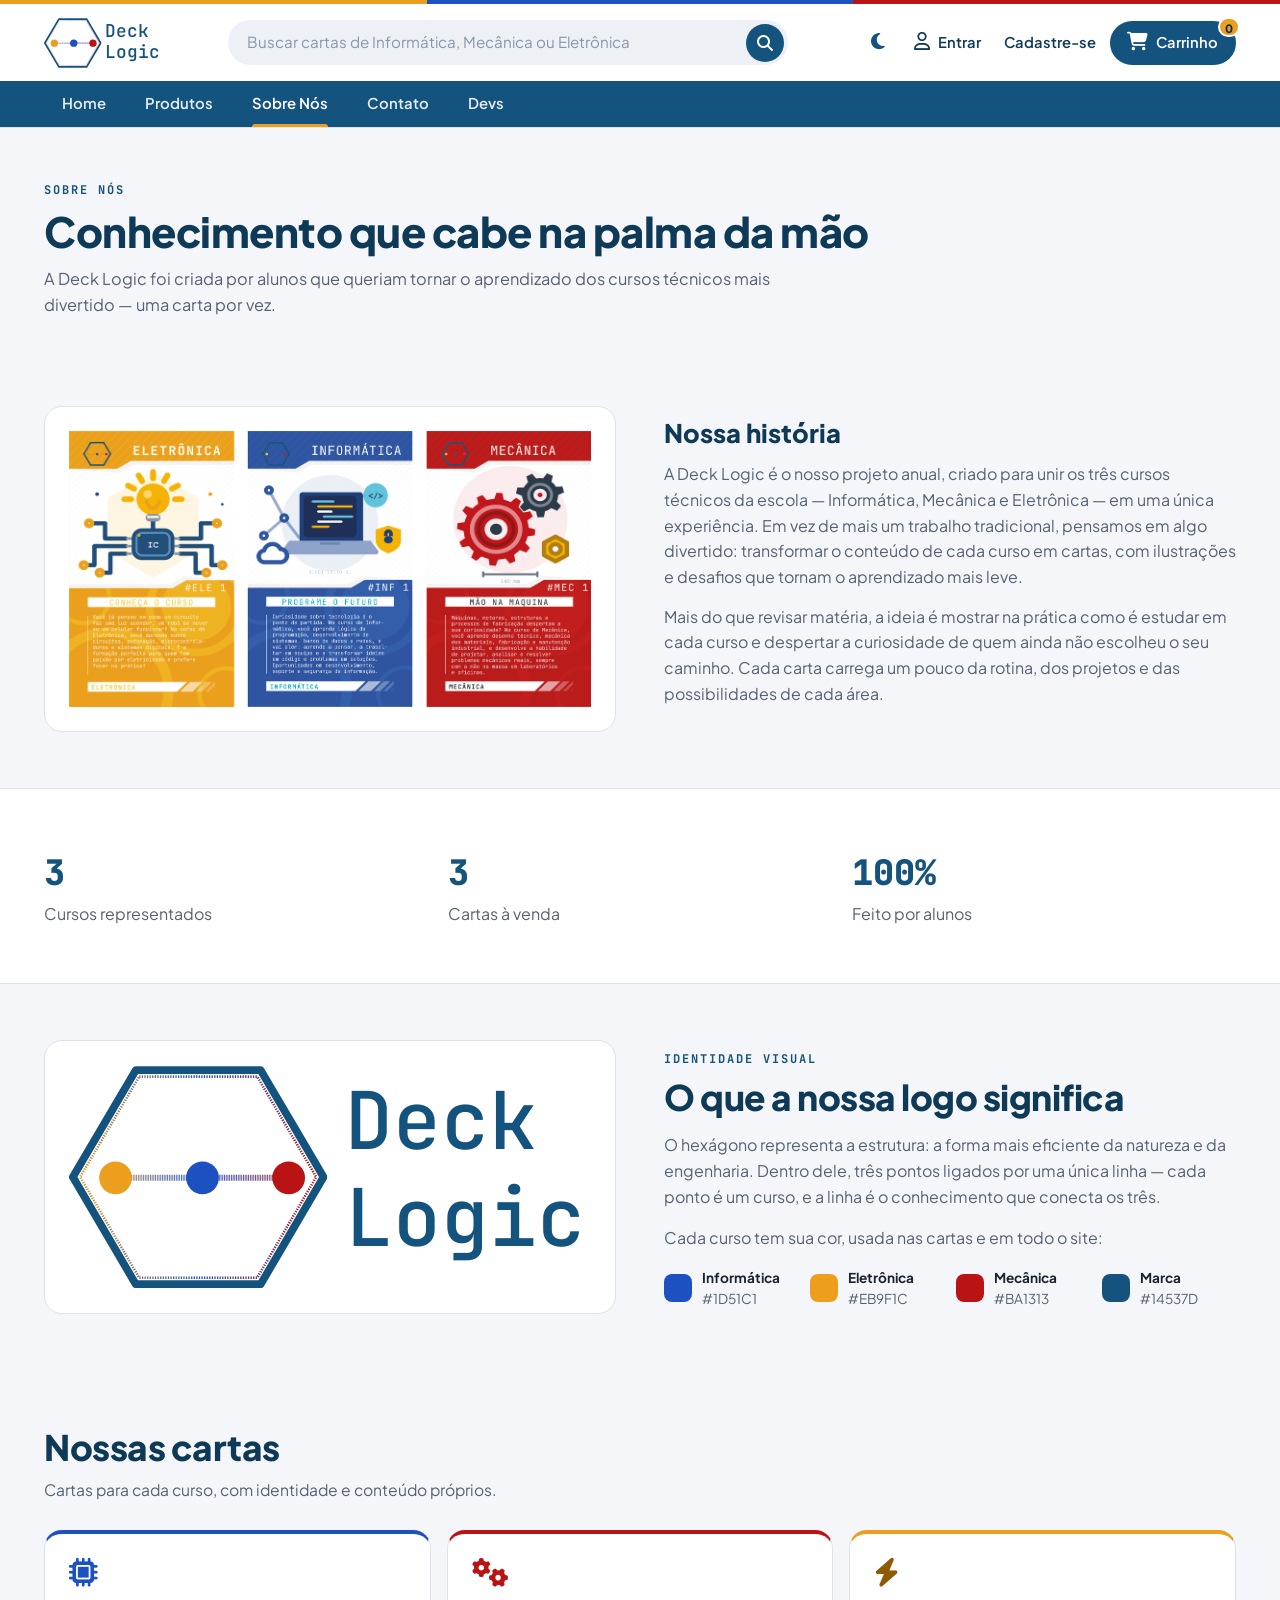
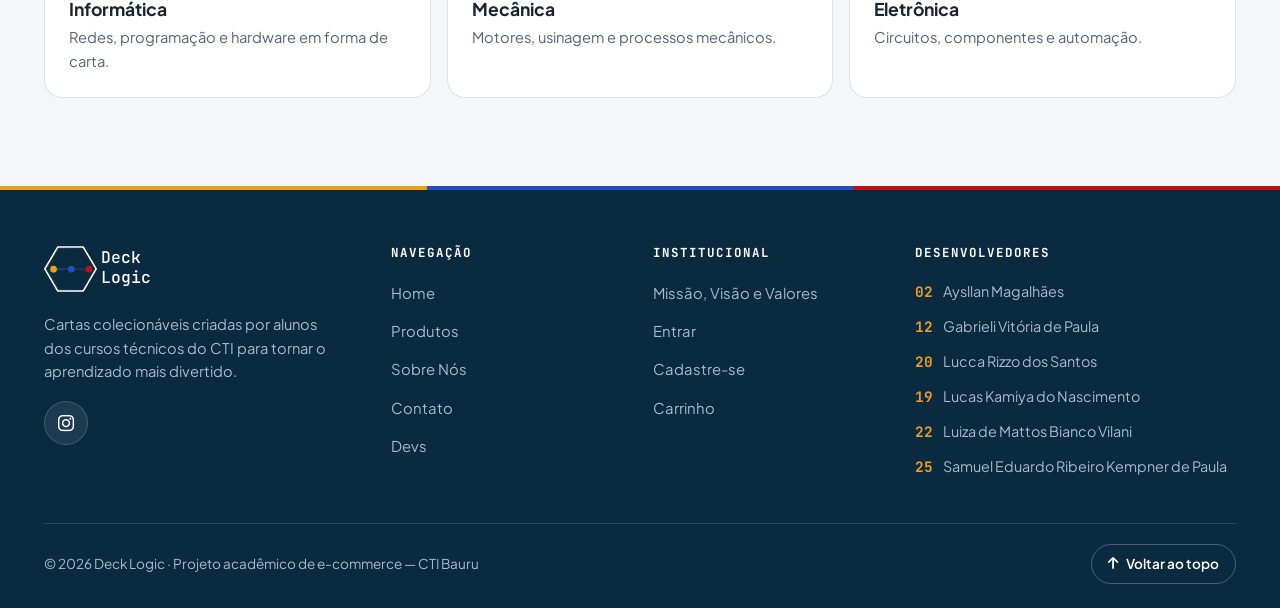
<file: ecommerce/front/sobre.html>
<!DOCTYPE html>
<html lang="pt-BR">

<head>
    <meta charset="UTF-8">
    <meta name="viewport" content="width=device-width, initial-scale=1.0">
    <title>Sobre Nós | Deck Logic</title>
    <meta name="description" content="A história da Deck Logic e o significado da nossa marca.">
    <meta name="theme-color" content="#14537D">
    <meta name="color-scheme" content="light dark">
    <script>
        // aplica o tema escolhido no botão antes de desenhar a página (evita piscar)
        try { var tema = localStorage.getItem('decklogic_tema'); if (tema) document.documentElement.dataset.theme = tema; } catch (e) {}
    </script>
    <link rel="icon" type="image/png" href="img/brand/favicon.png">
    <link rel="preconnect" href="https://fonts.googleapis.com">
    <link rel="preconnect" href="https://fonts.gstatic.com" crossorigin>
    <link rel="stylesheet" href="https://fonts.googleapis.com/css2?family=JetBrains+Mono:wght@500;700;800&family=Plus+Jakarta+Sans:wght@400;500;600;700;800&display=swap">
    <link rel="stylesheet" href="https://cdnjs.cloudflare.com/ajax/libs/font-awesome/6.4.0/css/all.min.css">
    <link rel="stylesheet" href="css/style.css?v=20261019b">
</head>

<body id="top">
    <!-- Logo Deck Logic (SVG inline, reutilizado no header e no footer via <use>) -->
    <svg class="svg-sprite" aria-hidden="true" focusable="false" xmlns="http://www.w3.org/2000/svg">
        <defs>
            <linearGradient id="grad-cursos" gradientUnits="userSpaceOnUse" x1="0" y1="0" x2="600" y2="0">
                <stop offset="0" stop-color="#EB9F1C" />
                <stop offset="0.5" stop-color="#1D51C1" />
                <stop offset="1" stop-color="#BA1313" />
            </linearGradient>
            <symbol id="logo-mark" viewBox="0 0 600 521">
                <polygon points="155,12 445,12 591,260 445,509 155,509 9,260" fill="none" stroke="currentColor" stroke-width="18" stroke-linejoin="round" />
                <polygon points="163,27 437,27 574,260 437,494 163,494 26,260" fill="none" stroke="url(#grad-cursos)" stroke-width="6" stroke-dasharray="3 3" />
                <line x1="108" y1="262" x2="510" y2="262" stroke="url(#grad-cursos)" stroke-width="14" stroke-dasharray="2 2" />
                <circle cx="108" cy="262" r="38" fill="#EB9F1C" />
                <circle cx="310" cy="262" r="38" fill="#1D51C1" />
                <circle cx="510" cy="262" r="38" fill="#BA1313" />
            </symbol>
            <symbol id="logo-full" viewBox="0 0 1212 521">
                <use href="#logo-mark" width="600" height="521" />
                <text x="640" y="195" fill="currentColor" font-family="'JetBrains Mono', ui-monospace, monospace" font-size="185" font-weight="500">Deck</text>
                <text x="640" y="420" fill="currentColor" font-family="'JetBrains Mono', ui-monospace, monospace" font-size="185" font-weight="500">Logic</text>
            </symbol>
        </defs>
    </svg>

    <a class="skip-link" href="#conteudo">Pular para o conteúdo</a>

    <header class="site-header">
        <div class="brand-bar" aria-hidden="true"></div>
        <div class="container header-inner">
            <a href="index.html" class="logo" aria-label="Deck Logic — página inicial">
                <svg class="logo-svg" aria-hidden="true"><use href="#logo-full" /></svg>
            </a>

            <form class="search-form" action="produtos.html" method="get" role="search">
                <label for="busca" class="sr-only">Buscar cartas</label>
                <input type="search" id="busca" name="q" placeholder="Buscar cartas de Informática, Mecânica ou Eletrônica">
                <button type="submit" aria-label="Buscar"><i class="fa-solid fa-magnifying-glass"></i></button>
            </form>

            <nav class="user-nav" aria-label="Conta e carrinho">
                <button type="button" class="user-link theme-toggle" id="theme-toggle" aria-label="Ativar tema escuro"><i class="fa-solid fa-moon"></i></button>
                <a href="login.html" class="user-link" data-auth="conta" aria-label="Entrar"><i class="fa-regular fa-user"></i><span>Entrar</span></a>
                <a href="cadastro.html" class="user-link user-link--signup" data-auth="sair"><span>Cadastre-se</span></a>
                <a href="carrinho.html" class="cart-btn" aria-label="Carrinho">
                    <i class="fa-solid fa-cart-shopping"></i><span class="cart-label">Carrinho</span>
                    <span class="cart-badge" id="cart-count">0</span>
                </a>
            </nav>

            <button class="nav-toggle" type="button" aria-controls="menu-principal" aria-expanded="false" aria-label="Abrir menu">
                <span class="nav-toggle-bar"></span>
                <span class="nav-toggle-bar"></span>
                <span class="nav-toggle-bar"></span>
            </button>
        </div>

        <div class="nav-backdrop" id="nav-backdrop"></div>

        <nav class="main-nav" id="menu-principal" aria-label="Menu principal">
            <div class="main-nav-head">
                <span class="main-nav-title">Menu</span>
                <button class="nav-close" type="button" aria-label="Fechar menu"><i class="fa-solid fa-xmark"></i></button>
            </div>
            <div class="container">
                <ul>
                    <li><a href="index.html"><i class="fa-solid fa-house"></i>Home</a></li>
                    <li><a href="produtos.html"><i class="fa-solid fa-layer-group"></i>Produtos</a></li>
                    <li><a href="sobre.html" class="active" aria-current="page"><i class="fa-solid fa-circle-info"></i>Sobre Nós</a></li>
                    <li><a href="contato.html"><i class="fa-solid fa-envelope"></i>Contato</a></li>
                    <li><a href="desenvolvedores.html"><i class="fa-solid fa-code"></i>Devs</a></li>
                    <li class="main-nav-extra main-nav-extra--first"><a href="login.html" data-auth="conta"><i class="fa-regular fa-user"></i>Entrar</a></li>
                    <li class="main-nav-extra"><a href="cadastro.html" data-auth="sair"><i class="fa-solid fa-user-plus"></i>Cadastre-se</a></li>
                </ul>
            </div>
        </nav>
    </header>

    <main id="conteudo">

        <section class="page-hero container">
            <span class="section-eyebrow">Sobre nós</span>
            <h1>Conhecimento que cabe na palma da mão</h1>
            <p>A Deck Logic foi criada por alunos que queriam tornar o aprendizado dos cursos técnicos mais divertido — uma carta por vez.</p>
        </section>

        <section class="section container">
            <div class="about-story">
                <figure class="about-story-media">
                    <img src="img/cards/colecao.png" alt="As três cartas da Deck Logic: Eletrônica, Informática e Mecânica" width="494" height="273">
                </figure>
                <div class="about-story-text">
                    <h2>Nossa história</h2>
                    <p>A Deck Logic é o nosso projeto anual, criado para unir os três cursos técnicos da escola — Informática, Mecânica e Eletrônica — em uma única experiência. Em vez de mais um trabalho tradicional, pensamos em algo divertido: transformar o conteúdo de cada curso em cartas, com ilustrações e desafios que tornam o aprendizado mais leve.</p>
                    <p>Mais do que revisar matéria, a ideia é mostrar na prática como é estudar em cada curso e despertar a curiosidade de quem ainda não escolheu o seu caminho. Cada carta carrega um pouco da rotina, dos projetos e das possibilidades de cada área.</p>
                </div>
            </div>
        </section>

        <section class="section stats-section">
            <div class="container stats-grid">
                <div class="stat-card">
                    <strong>3</strong>
                    <span>Cursos representados</span>
                </div>
                <div class="stat-card">
                    <strong data-stat="cartas">3</strong>
                    <span>Cartas à venda</span>
                </div>
                <div class="stat-card">
                    <strong>100%</strong>
                    <span>Feito por alunos</span>
                </div>
            </div>
        </section>

        <section class="section container" aria-labelledby="titulo-marca">
            <div class="brand-explain">
                <div class="brand-explain-logo">
                    <svg class="logo-svg" role="img" aria-label="Logo Deck Logic"><use href="#logo-full" /></svg>
                </div>
                <div class="brand-explain-text">
                    <span class="section-eyebrow">Identidade visual</span>
                    <h2 class="section-title" id="titulo-marca">O que a nossa logo significa</h2>
                    <p>O hexágono representa a estrutura: a forma mais eficiente da natureza e da engenharia. Dentro dele, três pontos ligados por uma única linha — cada ponto é um curso, e a linha é o conhecimento que conecta os três.</p>
                    <p>Cada curso tem sua cor, usada nas cartas e em todo o site:</p>
                    <div class="palette">
                        <span class="swatch is-info"><span><strong>Informática</strong>#1D51C1</span></span>
                        <span class="swatch is-eletro"><span><strong>Eletrônica</strong>#EB9F1C</span></span>
                        <span class="swatch is-mec"><span><strong>Mecânica</strong>#BA1313</span></span>
                        <span class="swatch"><span><strong>Marca</strong>#14537D</span></span>
                    </div>
                </div>
            </div>
        </section>

        <section class="section container" aria-labelledby="titulo-cursos">
            <header class="section-header">
                <h2 class="section-title" id="titulo-cursos">Nossas cartas</h2>
                <p class="section-subtitle">Cartas para cada curso, com identidade e conteúdo próprios.</p>
            </header>

            <div class="courses-grid">
                <article class="course-card is-info">
                    <i class="fa-solid fa-microchip"></i>
                    <h3>Informática</h3>
                    <p>Redes, programação e hardware em forma de carta.</p>
                </article>
                <article class="course-card is-mec">
                    <i class="fa-solid fa-gears"></i>
                    <h3>Mecânica</h3>
                    <p>Motores, usinagem e processos mecânicos.</p>
                </article>
                <article class="course-card is-eletro">
                    <i class="fa-solid fa-bolt"></i>
                    <h3>Eletrônica</h3>
                    <p>Circuitos, componentes e automação.</p>
                </article>
            </div>
        </section>

    </main>

    <footer class="site-footer">
        <div class="brand-bar" aria-hidden="true"></div>
        <div class="container">
            <div class="footer-grid">
                <section class="footer-brand" aria-label="Sobre a Deck Logic">
                    <a href="index.html" class="logo logo--footer" aria-label="Deck Logic — página inicial">
                        <svg class="logo-svg" aria-hidden="true"><use href="#logo-full" /></svg>
                    </a>
                    <p>Cartas colecionáveis criadas por alunos dos cursos técnicos do CTI para tornar o aprendizado mais divertido.</p>
                    <ul class="social-links">
                        <li><a href="https://www.instagram.com/logicdeck.cti?stkn=ODNpampwcXRhc3Fj" class="social-icon" aria-label="Instagram da Deck Logic"><i class="fa-brands fa-instagram"></i></a></li>
                    </ul>
                </section>

                <nav class="footer-column" aria-label="Navegação do rodapé">
                    <h2>Navegação</h2>
                    <ul>
                        <li><a href="index.html">Home</a></li>
                        <li><a href="produtos.html">Produtos</a></li>
                        <li><a href="sobre.html">Sobre Nós</a></li>
                        <li><a href="contato.html">Contato</a></li>
                        <li><a href="desenvolvedores.html">Devs</a></li>
                    </ul>
                </nav>

                <section class="footer-column">
                    <h2>Institucional</h2>
                    <ul>
                        <li><a href="missao.html">Missão, Visão e Valores</a></li>
                        <li><a href="login.html">Entrar</a></li>
                        <li><a href="cadastro.html">Cadastre-se</a></li>
                        <li><a href="carrinho.html">Carrinho</a></li>
                    </ul>
                </section>

                <section class="footer-column">
                    <h2>Desenvolvedores</h2>
                    <!-- TODO: trocar "--" pelo número de chamada de cada integrante -->
                    <ul class="footer-devs">
                        <li><span class="dev-num">02</span>Aysllan Magalhães</li>
                        <li><span class="dev-num">12</span>Gabrieli Vitória de Paula</li>
                        <li><span class="dev-num">20</span>Lucca Rizzo dos Santos</li>
                        <li><span class="dev-num">19</span>Lucas Kamiya do Nascimento</li>
                        <li><span class="dev-num">22</span>Luiza de Mattos Bianco Vilani</li>
                        <li><span class="dev-num">25</span>Samuel Eduardo Ribeiro Kempner de Paula</li>
                    </ul>
                </section>
            </div>

            <div class="footer-bottom">
                <p>&copy; 2026 Deck Logic · Projeto acadêmico de e-commerce — CTI Bauru</p>
                <a href="#top" class="back-to-top"><i class="fa-solid fa-arrow-up"></i> Voltar ao topo</a>
            </div>
        </div>
    </footer>

    <div class="toast-container" id="toast-container" aria-live="polite"></div>
    <script src="js/script.js?v=20261019c"></script>
</body>

</html>
</file>
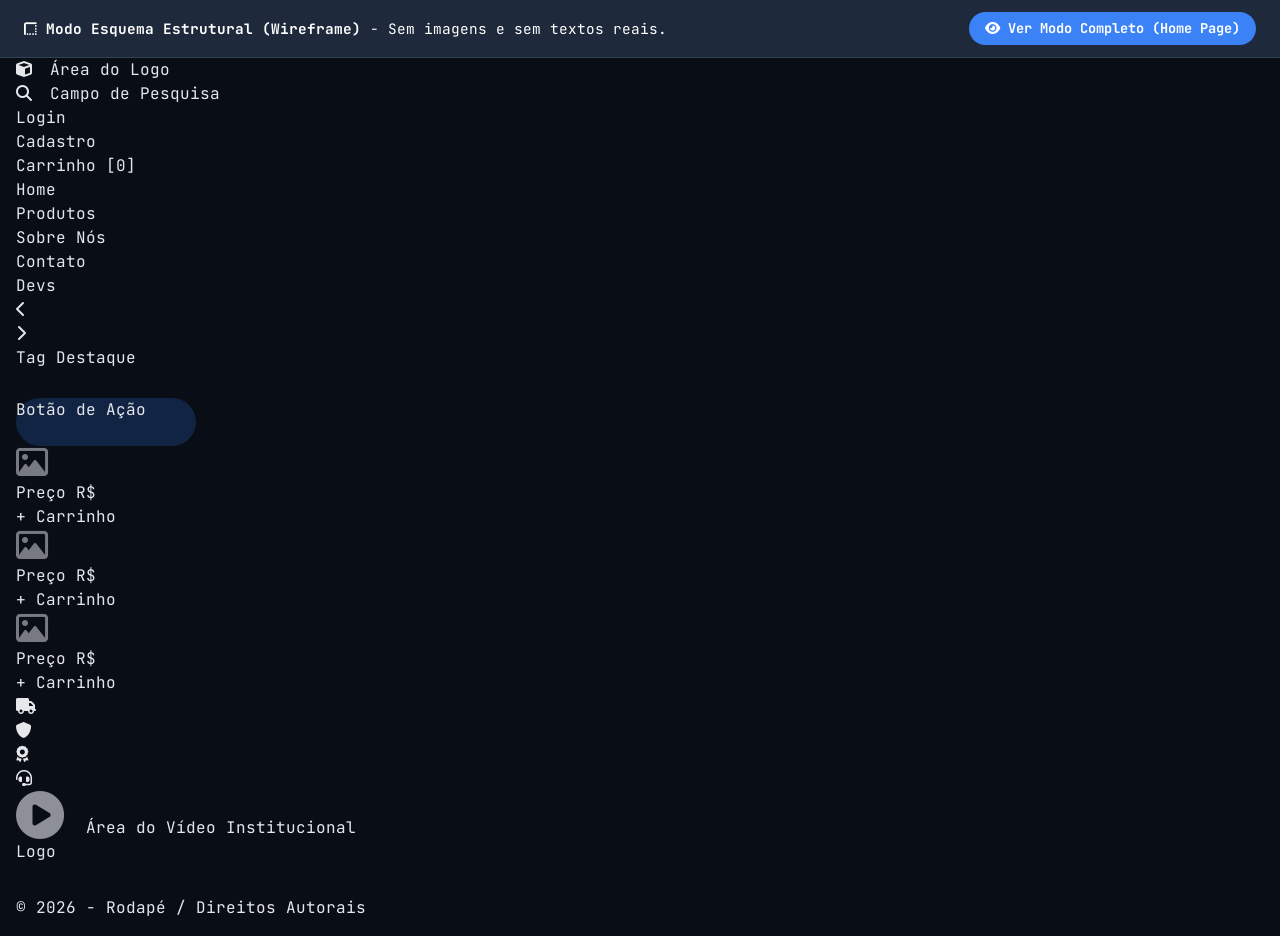
<file: ecommerce/front/wireframe.html>
<!DOCTYPE html>
<html lang="pt-BR">

<head>
    <meta charset="UTF-8">
    <meta name="viewport" content="width=device-width, initial-scale=1.0">
    <title>Wireframe / Esquema Estrutural | Home Page</title>
    <link rel="stylesheet" href="css/wireframe.css">
    <link rel="stylesheet" href="https://cdnjs.cloudflare.com/ajax/libs/font-awesome/6.4.0/css/all.min.css">
</head>

<body>

    <!-- Bar de Alternância de Modos -->
    <div style="background: #1e293b; color: white; padding: 0.75rem 1.5rem; text-align: center; font-size: 0.9rem; border-bottom: 1px solid #334155; display: flex; align-items: center; justify-content: space-between;">
        <div>
            <i class="fa-solid fa-border-top-left"></i> <strong>Modo Esquema Estrutural (Wireframe)</strong> - Sem imagens e sem textos reais.
        </div>
        <div style="display:flex; gap: 0.5rem;">
            <a href="index.html" style="background: #3b82f6; color: white; padding: 0.4rem 1rem; border-radius: 20px; text-decoration: none; font-weight: 700; font-size: 0.85rem;">
                <i class="fa-solid fa-eye"></i> Ver Modo Completo (Home Page)
            </a>
        </div>
    </div>

    <!-- Header Wireframe -->
    <header>
        <div class="container">
            <div class="header-top-wf">
                <!-- Logo Box -->
                <div class="wf-block logo-wf">
                    <i class="fa-solid fa-cube" style="margin-right: 8px;"></i> Área do Logo
                </div>

                <!-- Search Input Box -->
                <div class="wf-block search-wf">
                    <i class="fa-solid fa-magnifying-glass" style="margin-right: 8px;"></i> Campo de Pesquisa
                </div>

                <!-- User Navigation Buttons -->
                <div class="nav-user-wf">
                    <div class="wf-block btn-user-wf">Login</div>
                    <div class="wf-block btn-user-wf">Cadastro</div>
                    <div class="wf-block btn-user-wf" style="border-color: #3b82f6;">Carrinho [0]</div>
                </div>
            </div>

            <!-- Category Navigation Links Wireframe -->
            <div class="main-nav-wf">
                <div class="wf-block nav-item-wf">Home</div>
                <div class="wf-block nav-item-wf">Produtos</div>
                <div class="wf-block nav-item-wf">Sobre Nós</div>
                <div class="wf-block nav-item-wf">Contato</div>
                <div class="wf-block nav-item-wf">Devs</div>
            </div>
        </div>
    </header>

    <main>
        <!-- Hero Banner Wireframe Section -->
        <section class="hero-wf-section container">
            <div class="hero-banner-wf">
                <div class="wf-controls">
                    <div class="wf-block wf-btn-ctrl"><i class="fa-solid fa-chevron-left"></i></div>
                    <div class="wf-block wf-btn-ctrl"><i class="fa-solid fa-chevron-right"></i></div>
                </div>
                <div style="max-width: 450px;">
                    <div class="wf-block" style="width: 140px; height: 28px; border-radius: 14px; margin-bottom: 1rem;">Tag Destaque</div>
                    <div class="wf-line title" style="margin-left: 0; width: 90%;"></div>
                    <div class="wf-line title" style="margin-left: 0; width: 65%;"></div>
                    <div class="wf-line medium" style="margin-top: 1.5rem;"></div>
                    <div class="wf-line short"></div>
                    <div class="wf-block" style="width: 180px; height: 48px; border-radius: 24px; margin-top: 1.5rem; background: rgba(59,130,246,0.2);">
                        Botão de Ação
                    </div>
                </div>
            </div>
        </section>

        <!-- Featured Products Wireframe Section -->
        <section class="container">
            <div class="section-wf-header">
                <div class="wf-line title"></div>
                <div class="wf-line medium" style="margin: 0 auto;"></div>
            </div>

            <div class="products-grid-wf">
                <!-- Product Card 1 Wireframe -->
                <div class="product-card-wf">
                    <div class="wf-block product-img-box-wf">
                        <i class="fa-regular fa-image" style="font-size: 2rem; opacity: 0.5;"></i>
                    </div>
                    <div class="wf-line short"></div>
                    <div class="wf-line title" style="margin: 0; width: 85%;"></div>
                    <div class="wf-line medium"></div>
                    <div class="wf-line short"></div>
                    <div class="product-bottom-wf">
                        <div class="wf-block price-box-wf">Preço R$</div>
                        <div class="wf-block btn-add-wf" style="border-color: #3b82f6;">+ Carrinho</div>
                    </div>
                </div>

                <!-- Product Card 2 Wireframe -->
                <div class="product-card-wf">
                    <div class="wf-block product-img-box-wf">
                        <i class="fa-regular fa-image" style="font-size: 2rem; opacity: 0.5;"></i>
                    </div>
                    <div class="wf-line short"></div>
                    <div class="wf-line title" style="margin: 0; width: 85%;"></div>
                    <div class="wf-line medium"></div>
                    <div class="wf-line short"></div>
                    <div class="product-bottom-wf">
                        <div class="wf-block price-box-wf">Preço R$</div>
                        <div class="wf-block btn-add-wf" style="border-color: #3b82f6;">+ Carrinho</div>
                    </div>
                </div>

                <!-- Product Card 3 Wireframe -->
                <div class="product-card-wf">
                    <div class="wf-block product-img-box-wf">
                        <i class="fa-regular fa-image" style="font-size: 2rem; opacity: 0.5;"></i>
                    </div>
                    <div class="wf-line short"></div>
                    <div class="wf-line title" style="margin: 0; width: 85%;"></div>
                    <div class="wf-line medium"></div>
                    <div class="wf-line short"></div>
                    <div class="product-bottom-wf">
                        <div class="wf-block price-box-wf">Preço R$</div>
                        <div class="wf-block btn-add-wf" style="border-color: #3b82f6;">+ Carrinho</div>
                    </div>
                </div>
            </div>
        </section>

        <!-- Features / Differentials Wireframe -->
        <section class="container">
            <div class="section-wf-header">
                <div class="wf-line title"></div>
                <div class="wf-line medium" style="margin: 0 auto;"></div>
            </div>

            <div class="features-grid-wf">
                <div class="feature-box-wf">
                    <div class="wf-block feature-icon-wf"><i class="fa-solid fa-truck"></i></div>
                    <div class="wf-line title" style="width: 70%;"></div>
                    <div class="wf-line short"></div>
                </div>
                <div class="feature-box-wf">
                    <div class="wf-block feature-icon-wf"><i class="fa-solid fa-shield"></i></div>
                    <div class="wf-line title" style="width: 70%;"></div>
                    <div class="wf-line short"></div>
                </div>
                <div class="feature-box-wf">
                    <div class="wf-block feature-icon-wf"><i class="fa-solid fa-award"></i></div>
                    <div class="wf-line title" style="width: 70%;"></div>
                    <div class="wf-line short"></div>
                </div>
                <div class="feature-box-wf">
                    <div class="wf-block feature-icon-wf"><i class="fa-solid fa-headset"></i></div>
                    <div class="wf-line title" style="width: 70%;"></div>
                    <div class="wf-line short"></div>
                </div>
            </div>
        </section>

        <!-- Video Section Wireframe -->
        <section class="container">
            <div class="section-wf-header">
                <div class="wf-line title"></div>
            </div>

            <div class="wf-block video-box-wf">
                <i class="fa-solid fa-circle-play" style="font-size: 3rem; opacity: 0.6; margin-right: 12px;"></i> Área do Vídeo Institucional
            </div>
        </section>
    </main>

    <!-- Footer Wireframe -->
    <footer>
        <div class="container">
            <div class="footer-grid-wf">
                <div class="footer-col-wf">
                    <div class="wf-block" style="height: 40px; width: 140px;">Logo</div>
                    <div class="wf-line medium"></div>
                    <div class="wf-line short"></div>
                </div>
                <div class="footer-col-wf">
                    <div class="wf-line title" style="width: 60%; margin:0;"></div>
                    <div class="wf-line medium"></div>
                    <div class="wf-line short"></div>
                </div>
                <div class="footer-col-wf">
                    <div class="wf-line title" style="width: 60%; margin:0;"></div>
                    <div class="wf-line medium"></div>
                    <div class="wf-line short"></div>
                </div>
                <div class="footer-col-wf">
                    <div class="wf-line title" style="width: 60%; margin:0;"></div>
                    <div class="wf-line medium"></div>
                    <div class="wf-line short"></div>
                </div>
            </div>

            <div class="wf-block" style="height: 40px; margin-top: 1rem;">
                © 2026 - Rodapé / Direitos Autorais
            </div>
        </div>
    </footer>

</body>

</html>
</file>
<file: loja-jottave7/assets/index-Cv4nqp0F.css>
*,:before,:after{--tw-border-spacing-x: 0;--tw-border-spacing-y: 0;--tw-translate-x: 0;--tw-translate-y: 0;--tw-rotate: 0;--tw-skew-x: 0;--tw-skew-y: 0;--tw-scale-x: 1;--tw-scale-y: 1;--tw-pan-x: ;--tw-pan-y: ;--tw-pinch-zoom: ;--tw-scroll-snap-strictness: proximity;--tw-gradient-from-position: ;--tw-gradient-via-position: ;--tw-gradient-to-position: ;--tw-ordinal: ;--tw-slashed-zero: ;--tw-numeric-figure: ;--tw-numeric-spacing: ;--tw-numeric-fraction: ;--tw-ring-inset: ;--tw-ring-offset-width: 0px;--tw-ring-offset-color: #fff;--tw-ring-color: rgb(59 130 246 / .5);--tw-ring-offset-shadow: 0 0 #0000;--tw-ring-shadow: 0 0 #0000;--tw-shadow: 0 0 #0000;--tw-shadow-colored: 0 0 #0000;--tw-blur: ;--tw-brightness: ;--tw-contrast: ;--tw-grayscale: ;--tw-hue-rotate: ;--tw-invert: ;--tw-saturate: ;--tw-sepia: ;--tw-drop-shadow: ;--tw-backdrop-blur: ;--tw-backdrop-brightness: ;--tw-backdrop-contrast: ;--tw-backdrop-grayscale: ;--tw-backdrop-hue-rotate: ;--tw-backdrop-invert: ;--tw-backdrop-opacity: ;--tw-backdrop-saturate: ;--tw-backdrop-sepia: ;--tw-contain-size: ;--tw-contain-layout: ;--tw-contain-paint: ;--tw-contain-style: }::backdrop{--tw-border-spacing-x: 0;--tw-border-spacing-y: 0;--tw-translate-x: 0;--tw-translate-y: 0;--tw-rotate: 0;--tw-skew-x: 0;--tw-skew-y: 0;--tw-scale-x: 1;--tw-scale-y: 1;--tw-pan-x: ;--tw-pan-y: ;--tw-pinch-zoom: ;--tw-scroll-snap-strictness: proximity;--tw-gradient-from-position: ;--tw-gradient-via-position: ;--tw-gradient-to-position: ;--tw-ordinal: ;--tw-slashed-zero: ;--tw-numeric-figure: ;--tw-numeric-spacing: ;--tw-numeric-fraction: ;--tw-ring-inset: ;--tw-ring-offset-width: 0px;--tw-ring-offset-color: #fff;--tw-ring-color: rgb(59 130 246 / .5);--tw-ring-offset-shadow: 0 0 #0000;--tw-ring-shadow: 0 0 #0000;--tw-shadow: 0 0 #0000;--tw-shadow-colored: 0 0 #0000;--tw-blur: ;--tw-brightness: ;--tw-contrast: ;--tw-grayscale: ;--tw-hue-rotate: ;--tw-invert: ;--tw-saturate: ;--tw-sepia: ;--tw-drop-shadow: ;--tw-backdrop-blur: ;--tw-backdrop-brightness: ;--tw-backdrop-contrast: ;--tw-backdrop-grayscale: ;--tw-backdrop-hue-rotate: ;--tw-backdrop-invert: ;--tw-backdrop-opacity: ;--tw-backdrop-saturate: ;--tw-backdrop-sepia: ;--tw-contain-size: ;--tw-contain-layout: ;--tw-contain-paint: ;--tw-contain-style: }*,:before,:after{box-sizing:border-box;border-width:0;border-style:solid;border-color:#e5e7eb}:before,:after{--tw-content: ""}html,:host{line-height:1.5;-webkit-text-size-adjust:100%;-moz-tab-size:4;-o-tab-size:4;tab-size:4;font-family:Inter,system-ui,sans-serif;font-feature-settings:normal;font-variation-settings:normal;-webkit-tap-highlight-color:transparent}body{margin:0;line-height:inherit}hr{height:0;color:inherit;border-top-width:1px}abbr:where([title]){-webkit-text-decoration:underline dotted;text-decoration:underline dotted}h1,h2,h3,h4,h5,h6{font-size:inherit;font-weight:inherit}a{color:inherit;text-decoration:inherit}b,strong{font-weight:bolder}code,kbd,samp,pre{font-family:ui-monospace,SFMono-Regular,Menlo,Monaco,Consolas,Liberation Mono,Courier New,monospace;font-feature-settings:normal;font-variation-settings:normal;font-size:1em}small{font-size:80%}sub,sup{font-size:75%;line-height:0;position:relative;vertical-align:baseline}sub{bottom:-.25em}sup{top:-.5em}table{text-indent:0;border-color:inherit;border-collapse:collapse}button,input,optgroup,select,textarea{font-family:inherit;font-feature-settings:inherit;font-variation-settings:inherit;font-size:100%;font-weight:inherit;line-height:inherit;letter-spacing:inherit;color:inherit;margin:0;padding:0}button,select{text-transform:none}button,input:where([type=button]),input:where([type=reset]),input:where([type=submit]){-webkit-appearance:button;background-color:transparent;background-image:none}:-moz-focusring{outline:auto}:-moz-ui-invalid{box-shadow:none}progress{vertical-align:baseline}::-webkit-inner-spin-button,::-webkit-outer-spin-button{height:auto}[type=search]{-webkit-appearance:textfield;outline-offset:-2px}::-webkit-search-decoration{-webkit-appearance:none}::-webkit-file-upload-button{-webkit-appearance:button;font:inherit}summary{display:list-item}blockquote,dl,dd,h1,h2,h3,h4,h5,h6,hr,figure,p,pre{margin:0}fieldset{margin:0;padding:0}legend{padding:0}ol,ul,menu{list-style:none;margin:0;padding:0}dialog{padding:0}textarea{resize:vertical}input::-moz-placeholder,textarea::-moz-placeholder{opacity:1;color:#9ca3af}input::placeholder,textarea::placeholder{opacity:1;color:#9ca3af}button,[role=button]{cursor:pointer}:disabled{cursor:default}img,svg,video,canvas,audio,iframe,embed,object{display:block;vertical-align:middle}img,video{max-width:100%;height:auto}[hidden]:where(:not([hidden=until-found])){display:none}:root{color-scheme:dark}html{scroll-behavior:smooth}body{--tw-bg-opacity: 1;background-color:rgb(10 10 10 / var(--tw-bg-opacity, 1));font-family:Inter,system-ui,sans-serif;--tw-text-opacity: 1;color:rgb(245 243 239 / var(--tw-text-opacity, 1));-webkit-font-smoothing:antialiased;-moz-osx-font-smoothing:grayscale}::-moz-selection{--tw-bg-opacity: 1;background-color:rgb(200 171 132 / var(--tw-bg-opacity, 1));--tw-text-opacity: 1;color:rgb(10 10 10 / var(--tw-text-opacity, 1))}::selection{--tw-bg-opacity: 1;background-color:rgb(200 171 132 / var(--tw-bg-opacity, 1));--tw-text-opacity: 1;color:rgb(10 10 10 / var(--tw-text-opacity, 1))}.wordmark{font-family:Cinzel,Georgia,serif;text-transform:uppercase;letter-spacing:.35em}.btn-gold{display:inline-flex;align-items:center;justify-content:center;gap:.5rem;border-radius:.125rem;--tw-bg-opacity: 1;background-color:rgb(200 171 132 / var(--tw-bg-opacity, 1));padding:.75rem 1.5rem;font-size:.75rem;line-height:1rem;font-weight:600;text-transform:uppercase;letter-spacing:.2em;--tw-text-opacity: 1;color:rgb(10 10 10 / var(--tw-text-opacity, 1));transition-property:color,background-color,border-color,text-decoration-color,fill,stroke,opacity,box-shadow,transform,filter,backdrop-filter;transition-timing-function:cubic-bezier(.4,0,.2,1);transition-duration:.15s}.btn-gold:hover{--tw-bg-opacity: 1;background-color:rgb(245 243 239 / var(--tw-bg-opacity, 1))}.btn-gold:focus{outline:2px solid transparent;outline-offset:2px}.btn-gold:focus-visible{--tw-ring-offset-shadow: var(--tw-ring-inset) 0 0 0 var(--tw-ring-offset-width) var(--tw-ring-offset-color);--tw-ring-shadow: var(--tw-ring-inset) 0 0 0 calc(2px + var(--tw-ring-offset-width)) var(--tw-ring-color);box-shadow:var(--tw-ring-offset-shadow),var(--tw-ring-shadow),var(--tw-shadow, 0 0 #0000);--tw-ring-opacity: 1;--tw-ring-color: rgb(200 171 132 / var(--tw-ring-opacity, 1));--tw-ring-offset-width: 2px;--tw-ring-offset-color: #0A0A0A}.btn-ghost{display:inline-flex;align-items:center;justify-content:center;gap:.5rem;border-radius:.125rem;border-width:1px;--tw-border-opacity: 1;border-color:rgb(36 36 36 / var(--tw-border-opacity, 1));padding:.75rem 1.5rem;font-size:.75rem;line-height:1rem;font-weight:600;text-transform:uppercase;letter-spacing:.2em;--tw-text-opacity: 1;color:rgb(245 243 239 / var(--tw-text-opacity, 1));transition-property:color,background-color,border-color,text-decoration-color,fill,stroke,opacity,box-shadow,transform,filter,backdrop-filter;transition-timing-function:cubic-bezier(.4,0,.2,1);transition-duration:.15s}.btn-ghost:hover{--tw-border-opacity: 1;border-color:rgb(200 171 132 / var(--tw-border-opacity, 1));--tw-text-opacity: 1;color:rgb(200 171 132 / var(--tw-text-opacity, 1))}.eyebrow{font-size:11px;text-transform:uppercase;letter-spacing:.3em;--tw-text-opacity: 1;color:rgb(200 171 132 / var(--tw-text-opacity, 1))}.pointer-events-none{pointer-events:none}.visible{visibility:visible}.fixed{position:fixed}.absolute{position:absolute}.relative{position:relative}.sticky{position:sticky}.inset-x-0{left:0;right:0}.bottom-0{bottom:0}.bottom-6{bottom:1.5rem}.right-6{right:1.5rem}.top-0{top:0}.z-50{z-index:50}.mx-auto{margin-left:auto;margin-right:auto}.mb-10{margin-bottom:2.5rem}.mb-2{margin-bottom:.5rem}.mb-8{margin-bottom:2rem}.mt-10{margin-top:2.5rem}.mt-12{margin-top:3rem}.mt-14{margin-top:3.5rem}.mt-2{margin-top:.5rem}.mt-20{margin-top:5rem}.mt-24{margin-top:6rem}.mt-3{margin-top:.75rem}.mt-4{margin-top:1rem}.mt-6{margin-top:1.5rem}.mt-8{margin-top:2rem}.block{display:block}.inline-block{display:inline-block}.flex{display:flex}.grid{display:grid}.hidden{display:none}.aspect-\[4\/5\]{aspect-ratio:4/5}.h-12{height:3rem}.h-28{height:7rem}.h-36{height:9rem}.h-40{height:10rem}.h-5{height:1.25rem}.h-6{height:1.5rem}.h-9{height:2.25rem}.h-full{height:100%}.h-px{height:1px}.min-h-screen{min-height:100vh}.w-12{width:3rem}.w-5{width:1.25rem}.w-6{width:1.5rem}.w-auto{width:auto}.w-full{width:100%}.max-w-3xl{max-width:48rem}.max-w-6xl{max-width:72rem}.max-w-xl{max-width:36rem}.flex-1{flex:1 1 0%}.shrink-0{flex-shrink:0}.origin-left{transform-origin:left}.translate-y-0{--tw-translate-y: 0px;transform:translate(var(--tw-translate-x),var(--tw-translate-y)) rotate(var(--tw-rotate)) skew(var(--tw-skew-x)) skewY(var(--tw-skew-y)) scaleX(var(--tw-scale-x)) scaleY(var(--tw-scale-y))}.translate-y-4{--tw-translate-y: 1rem;transform:translate(var(--tw-translate-x),var(--tw-translate-y)) rotate(var(--tw-rotate)) skew(var(--tw-skew-x)) skewY(var(--tw-skew-y)) scaleX(var(--tw-scale-x)) scaleY(var(--tw-scale-y))}.translate-y-6{--tw-translate-y: 1.5rem;transform:translate(var(--tw-translate-x),var(--tw-translate-y)) rotate(var(--tw-rotate)) skew(var(--tw-skew-x)) skewY(var(--tw-skew-y)) scaleX(var(--tw-scale-x)) scaleY(var(--tw-scale-y))}.scale-x-0{--tw-scale-x: 0;transform:translate(var(--tw-translate-x),var(--tw-translate-y)) rotate(var(--tw-rotate)) skew(var(--tw-skew-x)) skewY(var(--tw-skew-y)) scaleX(var(--tw-scale-x)) scaleY(var(--tw-scale-y))}.transform{transform:translate(var(--tw-translate-x),var(--tw-translate-y)) rotate(var(--tw-rotate)) skew(var(--tw-skew-x)) skewY(var(--tw-skew-y)) scaleX(var(--tw-scale-x)) scaleY(var(--tw-scale-y))}.scroll-mt-24{scroll-margin-top:6rem}.flex-col{flex-direction:column}.flex-wrap{flex-wrap:wrap}.place-items-center{place-items:center}.items-end{align-items:flex-end}.items-center{align-items:center}.justify-center{justify-content:center}.justify-between{justify-content:space-between}.gap-10{gap:2.5rem}.gap-2{gap:.5rem}.gap-3{gap:.75rem}.gap-4{gap:1rem}.gap-5{gap:1.25rem}.gap-6{gap:1.5rem}.gap-8{gap:2rem}.gap-x-7{-moz-column-gap:1.75rem;column-gap:1.75rem}.gap-y-3{row-gap:.75rem}.space-y-1>:not([hidden])~:not([hidden]){--tw-space-y-reverse: 0;margin-top:calc(.25rem * calc(1 - var(--tw-space-y-reverse)));margin-bottom:calc(.25rem * var(--tw-space-y-reverse))}.space-y-2>:not([hidden])~:not([hidden]){--tw-space-y-reverse: 0;margin-top:calc(.5rem * calc(1 - var(--tw-space-y-reverse)));margin-bottom:calc(.5rem * var(--tw-space-y-reverse))}.space-y-4>:not([hidden])~:not([hidden]){--tw-space-y-reverse: 0;margin-top:calc(1rem * calc(1 - var(--tw-space-y-reverse)));margin-bottom:calc(1rem * var(--tw-space-y-reverse))}.space-y-5>:not([hidden])~:not([hidden]){--tw-space-y-reverse: 0;margin-top:calc(1.25rem * calc(1 - var(--tw-space-y-reverse)));margin-bottom:calc(1.25rem * var(--tw-space-y-reverse))}.space-y-6>:not([hidden])~:not([hidden]){--tw-space-y-reverse: 0;margin-top:calc(1.5rem * calc(1 - var(--tw-space-y-reverse)));margin-bottom:calc(1.5rem * var(--tw-space-y-reverse))}.overflow-hidden{overflow:hidden}.rounded-full{border-radius:9999px}.border{border-width:1px}.border-b{border-bottom-width:1px}.border-t{border-top-width:1px}.border-brand-gold{--tw-border-opacity: 1;border-color:rgb(200 171 132 / var(--tw-border-opacity, 1))}.border-brand-gold\/40{border-color:#c8ab8466}.border-brand-line{--tw-border-opacity: 1;border-color:rgb(36 36 36 / var(--tw-border-opacity, 1))}.bg-brand-gold{--tw-bg-opacity: 1;background-color:rgb(200 171 132 / var(--tw-bg-opacity, 1))}.bg-brand-ink{--tw-bg-opacity: 1;background-color:rgb(10 10 10 / var(--tw-bg-opacity, 1))}.bg-brand-ink\/90{background-color:#0a0a0ae6}.bg-brand-surface{--tw-bg-opacity: 1;background-color:rgb(20 20 20 / var(--tw-bg-opacity, 1))}.bg-brand-surface\/40{background-color:#14141466}.bg-brand-surface\/90{background-color:#141414e6}.bg-gradient-to-br{background-image:linear-gradient(to bottom right,var(--tw-gradient-stops))}.from-brand-surface{--tw-gradient-from: #141414 var(--tw-gradient-from-position);--tw-gradient-to: rgb(20 20 20 / 0) var(--tw-gradient-to-position);--tw-gradient-stops: var(--tw-gradient-from), var(--tw-gradient-to)}.via-brand-ink{--tw-gradient-to: rgb(10 10 10 / 0) var(--tw-gradient-to-position);--tw-gradient-stops: var(--tw-gradient-from), #0A0A0A var(--tw-gradient-via-position), var(--tw-gradient-to)}.to-brand-surface{--tw-gradient-to: #141414 var(--tw-gradient-to-position)}.object-cover{-o-object-fit:cover;object-fit:cover}.p-2{padding:.5rem}.p-4{padding:1rem}.p-6{padding:1.5rem}.px-2{padding-left:.5rem;padding-right:.5rem}.px-4{padding-left:1rem;padding-right:1rem}.px-5{padding-left:1.25rem;padding-right:1.25rem}.px-6{padding-left:1.5rem;padding-right:1.5rem}.py-12{padding-top:3rem;padding-bottom:3rem}.py-16{padding-top:4rem;padding-bottom:4rem}.py-2{padding-top:.5rem;padding-bottom:.5rem}.py-20{padding-top:5rem;padding-bottom:5rem}.py-24{padding-top:6rem;padding-bottom:6rem}.py-3{padding-top:.75rem;padding-bottom:.75rem}.py-4{padding-top:1rem;padding-bottom:1rem}.pb-10{padding-bottom:2.5rem}.pt-14{padding-top:3.5rem}.text-center{text-align:center}.text-2xl{font-size:1.5rem;line-height:2rem}.text-3xl{font-size:1.875rem;line-height:2.25rem}.text-\[10px\]{font-size:10px}.text-\[11px\]{font-size:11px}.text-sm{font-size:.875rem;line-height:1.25rem}.text-xl{font-size:1.25rem;line-height:1.75rem}.text-xs{font-size:.75rem;line-height:1rem}.font-medium{font-weight:500}.uppercase{text-transform:uppercase}.leading-relaxed{line-height:1.625}.tracking-\[0\.2em\]{letter-spacing:.2em}.text-brand-gold{--tw-text-opacity: 1;color:rgb(200 171 132 / var(--tw-text-opacity, 1))}.text-brand-gold\/40{color:#c8ab8466}.text-brand-gold\/50{color:#c8ab8480}.text-brand-ink{--tw-text-opacity: 1;color:rgb(10 10 10 / var(--tw-text-opacity, 1))}.text-brand-paper{--tw-text-opacity: 1;color:rgb(245 243 239 / var(--tw-text-opacity, 1))}.text-brand-paper\/40{color:#f5f3ef66}.text-brand-paper\/60{color:#f5f3ef99}.text-brand-paper\/65{color:#f5f3efa6}.text-brand-paper\/70{color:#f5f3efb3}.text-brand-paper\/75{color:#f5f3efbf}.text-brand-paper\/80{color:#f5f3efcc}.opacity-0{opacity:0}.opacity-100{opacity:1}.shadow-\[0_10px_24px_-14px_rgba\(200\,171\,132\,0\.9\)\]{--tw-shadow: 0 10px 24px -14px rgba(200,171,132,.9);--tw-shadow-colored: 0 10px 24px -14px var(--tw-shadow-color);box-shadow:var(--tw-ring-offset-shadow, 0 0 #0000),var(--tw-ring-shadow, 0 0 #0000),var(--tw-shadow)}.blur-0{--tw-blur: blur(0);filter:var(--tw-blur) var(--tw-brightness) var(--tw-contrast) var(--tw-grayscale) var(--tw-hue-rotate) var(--tw-invert) var(--tw-saturate) var(--tw-sepia) var(--tw-drop-shadow)}.blur-\[2px\]{--tw-blur: blur(2px);filter:var(--tw-blur) var(--tw-brightness) var(--tw-contrast) var(--tw-grayscale) var(--tw-hue-rotate) var(--tw-invert) var(--tw-saturate) var(--tw-sepia) var(--tw-drop-shadow)}.filter{filter:var(--tw-blur) var(--tw-brightness) var(--tw-contrast) var(--tw-grayscale) var(--tw-hue-rotate) var(--tw-invert) var(--tw-saturate) var(--tw-sepia) var(--tw-drop-shadow)}.backdrop-blur{--tw-backdrop-blur: blur(8px);-webkit-backdrop-filter:var(--tw-backdrop-blur) var(--tw-backdrop-brightness) var(--tw-backdrop-contrast) var(--tw-backdrop-grayscale) var(--tw-backdrop-hue-rotate) var(--tw-backdrop-invert) var(--tw-backdrop-opacity) var(--tw-backdrop-saturate) var(--tw-backdrop-sepia);backdrop-filter:var(--tw-backdrop-blur) var(--tw-backdrop-brightness) var(--tw-backdrop-contrast) var(--tw-backdrop-grayscale) var(--tw-backdrop-hue-rotate) var(--tw-backdrop-invert) var(--tw-backdrop-opacity) var(--tw-backdrop-saturate) var(--tw-backdrop-sepia)}.transition{transition-property:color,background-color,border-color,text-decoration-color,fill,stroke,opacity,box-shadow,transform,filter,backdrop-filter;transition-timing-function:cubic-bezier(.4,0,.2,1);transition-duration:.15s}.transition-all{transition-property:all;transition-timing-function:cubic-bezier(.4,0,.2,1);transition-duration:.15s}.transition-colors{transition-property:color,background-color,border-color,text-decoration-color,fill,stroke;transition-timing-function:cubic-bezier(.4,0,.2,1);transition-duration:.15s}.transition-transform{transition-property:transform;transition-timing-function:cubic-bezier(.4,0,.2,1);transition-duration:.15s}.duration-300{transition-duration:.3s}.duration-500{transition-duration:.5s}.duration-700{transition-duration:.7s}.ease-out{transition-timing-function:cubic-bezier(0,0,.2,1)}.will-change-transform{will-change:transform}.shine{background:linear-gradient(100deg,#c8ab84 25%,#f5f3ef 48%,#c8ab84 70%);background-size:220% 100%;-webkit-background-clip:text;background-clip:text;color:transparent;animation:shine 6s linear infinite}@keyframes shine{0%{background-position:180% 0}to{background-position:-80% 0}}@media(prefers-reduced-motion:reduce){.shine{animation:none}}.spotlight:before{content:"";position:absolute;top:0;right:0;bottom:0;left:0;pointer-events:none;background:radial-gradient(420px circle at var(--x, 50%) var(--y, 40%),rgba(200,171,132,.12),transparent 70%);transition:opacity .4s ease}.hover\:-translate-y-1:hover{--tw-translate-y: -.25rem;transform:translate(var(--tw-translate-x),var(--tw-translate-y)) rotate(var(--tw-rotate)) skew(var(--tw-skew-x)) skewY(var(--tw-skew-y)) scaleX(var(--tw-scale-x)) scaleY(var(--tw-scale-y))}.hover\:-translate-y-2:hover{--tw-translate-y: -.5rem;transform:translate(var(--tw-translate-x),var(--tw-translate-y)) rotate(var(--tw-rotate)) skew(var(--tw-skew-x)) skewY(var(--tw-skew-y)) scaleX(var(--tw-scale-x)) scaleY(var(--tw-scale-y))}.hover\:border-brand-gold:hover{--tw-border-opacity: 1;border-color:rgb(200 171 132 / var(--tw-border-opacity, 1))}.hover\:bg-brand-gold:hover{--tw-bg-opacity: 1;background-color:rgb(200 171 132 / var(--tw-bg-opacity, 1))}.hover\:text-brand-gold:hover{--tw-text-opacity: 1;color:rgb(200 171 132 / var(--tw-text-opacity, 1))}.hover\:text-brand-ink:hover{--tw-text-opacity: 1;color:rgb(10 10 10 / var(--tw-text-opacity, 1))}.hover\:shadow-\[0_18px_40px_-20px_rgba\(200\,171\,132\,0\.55\)\]:hover{--tw-shadow: 0 18px 40px -20px rgba(200,171,132,.55);--tw-shadow-colored: 0 18px 40px -20px var(--tw-shadow-color);box-shadow:var(--tw-ring-offset-shadow, 0 0 #0000),var(--tw-ring-shadow, 0 0 #0000),var(--tw-shadow)}.focus\:outline-none:focus{outline:2px solid transparent;outline-offset:2px}.focus-visible\:-translate-y-2:focus-visible{--tw-translate-y: -.5rem;transform:translate(var(--tw-translate-x),var(--tw-translate-y)) rotate(var(--tw-rotate)) skew(var(--tw-skew-x)) skewY(var(--tw-skew-y)) scaleX(var(--tw-scale-x)) scaleY(var(--tw-scale-y))}.focus-visible\:ring-2:focus-visible{--tw-ring-offset-shadow: var(--tw-ring-inset) 0 0 0 var(--tw-ring-offset-width) var(--tw-ring-offset-color);--tw-ring-shadow: var(--tw-ring-inset) 0 0 0 calc(2px + var(--tw-ring-offset-width)) var(--tw-ring-color);box-shadow:var(--tw-ring-offset-shadow),var(--tw-ring-shadow),var(--tw-shadow, 0 0 #0000)}.focus-visible\:ring-brand-gold:focus-visible{--tw-ring-opacity: 1;--tw-ring-color: rgb(200 171 132 / var(--tw-ring-opacity, 1))}.focus-visible\:ring-offset-2:focus-visible{--tw-ring-offset-width: 2px}.focus-visible\:ring-offset-brand-ink:focus-visible{--tw-ring-offset-color: #0A0A0A}.group:hover .group-hover\:-translate-y-0\.5{--tw-translate-y: -.125rem;transform:translate(var(--tw-translate-x),var(--tw-translate-y)) rotate(var(--tw-rotate)) skew(var(--tw-skew-x)) skewY(var(--tw-skew-y)) scaleX(var(--tw-scale-x)) scaleY(var(--tw-scale-y))}.group:hover .group-hover\:scale-105{--tw-scale-x: 1.05;--tw-scale-y: 1.05;transform:translate(var(--tw-translate-x),var(--tw-translate-y)) rotate(var(--tw-rotate)) skew(var(--tw-skew-x)) skewY(var(--tw-skew-y)) scaleX(var(--tw-scale-x)) scaleY(var(--tw-scale-y))}.group:hover .group-hover\:scale-x-100{--tw-scale-x: 1;transform:translate(var(--tw-translate-x),var(--tw-translate-y)) rotate(var(--tw-rotate)) skew(var(--tw-skew-x)) skewY(var(--tw-skew-y)) scaleX(var(--tw-scale-x)) scaleY(var(--tw-scale-y))}.group:hover .group-hover\:text-brand-gold{--tw-text-opacity: 1;color:rgb(200 171 132 / var(--tw-text-opacity, 1))}@media(prefers-reduced-motion:reduce){.motion-reduce\:transform-none{transform:none}.motion-reduce\:transition-none{transition-property:none}}@media(min-width:640px){.sm\:mx-0{margin-left:0;margin-right:0}.sm\:h-52{height:13rem}.sm\:w-auto{width:auto}.sm\:grid-cols-2{grid-template-columns:repeat(2,minmax(0,1fr))}.sm\:grid-cols-3{grid-template-columns:repeat(3,minmax(0,1fr))}.sm\:grid-cols-\[auto_1fr_auto\]{grid-template-columns:auto 1fr auto}.sm\:gap-8{gap:2rem}.sm\:py-32{padding-top:8rem;padding-bottom:8rem}.sm\:text-right{text-align:right}.sm\:text-base{font-size:1rem;line-height:1.5rem}}@media(min-width:768px){.md\:flex{display:flex}.md\:hidden{display:none}.md\:grid-cols-2{grid-template-columns:repeat(2,minmax(0,1fr))}}@media(min-width:1024px){.lg\:grid-cols-3{grid-template-columns:repeat(3,minmax(0,1fr))}.lg\:grid-cols-4{grid-template-columns:repeat(4,minmax(0,1fr))}}
</file>
<file: ecommerce/front/css/style.css>
/* ==========================================================================
   DECK LOGIC — FOLHA DE ESTILO PRINCIPAL (MOBILE FIRST)
   Estilo base = celular. Telas maiores entram por @media (min-width: ...).
   Breakpoints: 480px (celular grande) · 768px (tablet) · 1024px (desktop)

   Índice
   01. Tokens (cores, fontes, espaçamentos)
   02. Reset e base
   03. Utilitários
   04. Header
   05. Menu principal (hambúrguer no celular)
   06. Botões
   07. Hero / carrossel
   08. Cards de produto
   09. Diferenciais
   10. Newsletter
   11. Footer
   12. Toast
   13. Página: Produtos
   14. Página: Carrinho
   15. Páginas: Login / Cadastro / Contato (formulários)
   16. Página: Sobre Nós
   17. Página: Desenvolvedores
   18. Página: Missão
   19. Área do cliente / painel admin
   Tema escuro (prefers-color-scheme)
   ========================================================================== */

/* ==========================================================================
   01. TOKENS
   ========================================================================== */
:root {
    /* Marca (tirado da logo) */
    --navy: #14537D;
    --navy-dark: #0E3A58;
    --navy-deep: #0A2A40;

    /* Cores dos cursos */
    --info: #1D51C1;
    --info-dark: #163F98;
    --info-soft: #E8EEFB;

    --eletro: #EB9F1C;
    --eletro-ink: #8F5A05;      /* versão escura p/ texto sobre branco (contraste) */
    --eletro-soft: #FDF3E1;

    --mec: #BA1313;
    --mec-dark: #950F0F;
    --mec-soft: #F9E7E7;

    /* Faixa tricolor da marca */
    --brand-stripe: linear-gradient(90deg, var(--eletro) 0 33.33%, var(--info) 33.33% 66.66%, var(--mec) 66.66% 100%);

    /* Superfícies e texto */
    --bg-main: #F4F6F9;
    --bg-surface: #FFFFFF;
    --bg-muted: #EDF1F6;

    --text-main: #1A2330;
    --text-muted: #556274;
    --text-dim: #8A96A6;
    --text-on-dark: #E6EDF5;
    --text-on-dark-muted: #A9BACB;

    --border-color: #DDE3EB;
    --border-strong: #C5CFDB;

    --danger: var(--mec);

    /* Tokens semânticos de texto (trocam no tema escuro) */
    --heading: var(--navy-dark);
    --brand-text: var(--navy);
    --info-ink: var(--info);
    --mec-ink: var(--mec);
    --eletro-text: var(--eletro-ink);
    --link: var(--info);

    color-scheme: light dark;

    /* Tipografia */
    --font-body: 'Plus Jakarta Sans', system-ui, -apple-system, 'Segoe UI', sans-serif;
    --font-mono: 'JetBrains Mono', ui-monospace, 'Consolas', monospace;

    /* Forma */
    --radius-sm: 8px;
    --radius-md: 12px;
    --radius-lg: 18px;
    --radius-full: 9999px;

    --shadow-sm: 0 2px 8px rgba(20, 83, 125, 0.08);
    --shadow-card: 0 12px 30px -10px rgba(20, 83, 125, 0.22);

    --transition: 0.25s cubic-bezier(0.4, 0, 0.2, 1);

    /* Layout */
    --max-width: 1240px;
    --gutter: 1rem;
    --touch: 44px;
    --header-h: 64px;
}

/* ==========================================================================
   02. RESET E BASE
   ========================================================================== */
*,
*::before,
*::after {
    margin: 0;
    padding: 0;
    box-sizing: border-box;
}

html {
    scroll-behavior: smooth;
    -webkit-text-size-adjust: 100%;
}

body {
    min-height: 100vh;
    display: flex;
    flex-direction: column;
    overflow-x: hidden;
    font-family: var(--font-body);
    font-size: 1rem;
    line-height: 1.6;
    color: var(--text-main);
    background: var(--bg-main);
}

main {
    flex: 1 0 auto;
}

img,
video,
iframe,
svg {
    display: block;
    max-width: 100%;
}

img {
    height: auto;
}

h1, h2, h3, h4 {
    line-height: 1.2;
    overflow-wrap: break-word;
}

p, li, a {
    overflow-wrap: break-word;
}

a {
    color: inherit;
    text-decoration: none;
    transition: color var(--transition), background-color var(--transition), border-color var(--transition);
}

ul {
    list-style: none;
}

button,
input,
select,
textarea {
    font: inherit;
    color: inherit;
}

button {
    cursor: pointer;
    border: none;
    background: none;
    transition: background-color var(--transition), color var(--transition), border-color var(--transition), transform var(--transition);
}

:focus-visible {
    outline: 3px solid var(--info);
    outline-offset: 2px;
    border-radius: var(--radius-sm);
}

@media (prefers-reduced-motion: reduce) {
    html { scroll-behavior: auto; }

    *,
    *::before,
    *::after {
        animation-duration: 0.01ms !important;
        transition-duration: 0.01ms !important;
    }
}

/* Sprite SVG da logo: não pode usar display:none (quebra os gradientes) */
.svg-sprite {
    position: absolute;
    width: 0;
    height: 0;
    overflow: hidden;
}

/* ==========================================================================
   03. UTILITÁRIOS
   ========================================================================== */
.container {
    width: 100%;
    max-width: var(--max-width);
    margin: 0 auto;
    padding: 0 var(--gutter);
}

.sr-only {
    position: absolute;
    width: 1px;
    height: 1px;
    padding: 0;
    margin: -1px;
    overflow: hidden;
    clip: rect(0, 0, 0, 0);
    white-space: nowrap;
    border: 0;
}

.skip-link {
    position: absolute;
    left: 1rem;
    top: -100px;
    z-index: 2000;
    padding: 0.6rem 1rem;
    background: var(--navy);
    color: #fff;
    font-weight: 700;
    border-radius: var(--radius-sm);
}

.skip-link:focus {
    top: 1rem;
}

.brand-bar {
    height: 4px;
    background: var(--brand-stripe);
}

/* Modificadores de curso: definem as variáveis usadas pelos componentes.
   Valores padrão (sem curso) = cor da marca. */
:root {
    --course: var(--navy);
    --course-dark: var(--navy-dark);
    --course-ink: var(--navy);
    --course-soft: var(--bg-muted);
}

.is-info {
    --course: var(--info);
    --course-dark: var(--info-dark);
    --course-ink: var(--info-ink);
    --course-soft: var(--info-soft);
}

.is-eletro {
    --course: var(--eletro);
    --course-dark: var(--eletro-ink);
    --course-ink: var(--eletro-text);
    --course-soft: var(--eletro-soft);
}

.is-mec {
    --course: var(--mec);
    --course-dark: var(--mec-dark);
    --course-ink: var(--mec-ink);
    --course-soft: var(--mec-soft);
}

.section {
    padding-block: 2.5rem;
}

.section-header {
    margin-bottom: 1.75rem;
}

.section-eyebrow {
    display: inline-block;
    font-family: var(--font-mono);
    font-size: 0.75rem;
    font-weight: 700;
    letter-spacing: 2px;
    text-transform: uppercase;
    color: var(--brand-text);
    margin-bottom: 0.4rem;
}

.section-title {
    font-size: clamp(1.5rem, 5vw, 2.2rem);
    font-weight: 800;
    letter-spacing: -0.5px;
    color: var(--heading);
}

.section-subtitle {
    color: var(--text-muted);
    font-size: 0.98rem;
    max-width: 60ch;
    margin-top: 0.5rem;
}

.page-hero {
    padding-block: 2.25rem 1.5rem;
}

.page-hero h1 {
    font-size: clamp(1.7rem, 6vw, 2.6rem);
    font-weight: 800;
    letter-spacing: -0.5px;
    color: var(--heading);
    margin-bottom: 0.6rem;
}

.page-hero p {
    color: var(--text-muted);
    font-size: 1.02rem;
    max-width: 62ch;
}

/* ==========================================================================
   04. HEADER
   Celular: [☰] [logo] [conta][carrinho] / busca em linha própria
   Desktop: [logo] [busca] [entrar][cadastro][carrinho] / menu horizontal
   ========================================================================== */
.site-header {
    position: sticky;
    top: 0;
    z-index: 1000;
    /* fundo sólido: backdrop-filter aqui prenderia o menu lateral (position: fixed) dentro do header */
    background: var(--bg-surface);
    box-shadow: 0 1px 0 var(--border-color);
}

.header-inner {
    display: grid;
    grid-template-columns: 1fr auto auto;
    grid-template-areas:
        "logo user toggle"
        "search search search";
    align-items: center;
    column-gap: 0.5rem;
    row-gap: 0.6rem;
    padding-top: 0.6rem;
    padding-bottom: 0.75rem;
}

.logo {
    grid-area: logo;
    display: inline-flex;
    align-items: center;
    justify-self: start;
    color: var(--brand-text);
    border-radius: var(--radius-sm);
}

.logo-svg {
    height: 40px;
    width: auto;
    aspect-ratio: 1212 / 521;
}

.logo:hover {
    opacity: 0.85;
}

/* Botão hambúrguer */
.nav-toggle {
    grid-area: toggle;
    width: var(--touch);
    height: var(--touch);
    display: inline-flex;
    flex-direction: column;
    align-items: center;
    justify-content: center;
    gap: 5px;
    border-radius: var(--radius-sm);
    color: var(--brand-text);
}

.nav-toggle:hover {
    background: var(--bg-muted);
}

.nav-toggle-bar {
    display: block;
    width: 22px;
    height: 2px;
    border-radius: 2px;
    background: currentColor;
    transition: transform var(--transition), opacity var(--transition);
}

/* Busca */
.search-form {
    grid-area: search;
    position: relative;
    display: flex;
    align-items: center;
}

.search-form input {
    width: 100%;
    min-height: var(--touch);
    padding: 0.6rem 3.25rem 0.6rem 1.1rem;
    font-size: 0.95rem;
    background: var(--bg-muted);
    border: 1px solid transparent;
    border-radius: var(--radius-full);
    transition: border-color var(--transition), background-color var(--transition), box-shadow var(--transition);
}

.search-form input::placeholder {
    color: var(--text-dim);
}

.search-form input:focus {
    outline: none;
    background: var(--bg-surface);
    border-color: var(--info);
    box-shadow: 0 0 0 4px rgba(29, 81, 193, 0.14);
}

.search-form button {
    position: absolute;
    right: 4px;
    width: 38px;
    height: 38px;
    border-radius: 50%;
    background: var(--navy);
    color: #fff;
    display: inline-flex;
    align-items: center;
    justify-content: center;
}

.search-form button:hover {
    background: var(--info);
}

/* Conta + carrinho */
.user-nav {
    grid-area: user;
    display: flex;
    align-items: center;
    gap: 0.25rem;
}

.user-link,
.cart-btn {
    position: relative;
    display: inline-flex;
    align-items: center;
    justify-content: center;
    gap: 0.5rem;
    min-width: var(--touch);
    min-height: var(--touch);
    padding: 0 0.6rem;
    border-radius: var(--radius-full);
    font-weight: 600;
    font-size: 0.92rem;
    color: var(--heading);
}

.user-link i,
.cart-btn i {
    font-size: 1.15rem;
}

.user-link:hover {
    background: var(--bg-muted);
}

/* Rótulos e link de cadastro só aparecem no desktop */
.user-link span,
.cart-btn .cart-label,
.user-link--signup {
    display: none;
}

.cart-btn {
    background: var(--navy);
    color: #fff;
}

.cart-btn:hover {
    background: var(--info);
}

/* Botão de tema (claro/escuro) no header */
.theme-toggle {
    color: var(--brand-text);
}

.theme-toggle:hover {
    background: var(--bg-muted);
}
.cart-badge {
    position: absolute;
    top: -4px;
    right: -4px;
    min-width: 20px;
    height: 20px;
    padding: 0 5px;
    border-radius: var(--radius-full);
    background: var(--eletro);
    color: var(--navy-deep);
    font-size: 0.72rem;
    font-weight: 800;
    line-height: 20px;
    text-align: center;
    border: 2px solid var(--bg-surface);
}

/* ==========================================================================
   05. MENU PRINCIPAL
   Celular: gaveta lateral que desliza da direita. Desktop: barra horizontal.
   ========================================================================== */
.main-nav {
    position: fixed;
    top: 0;
    right: 0;
    bottom: 0;
    z-index: 1100;
    width: min(82vw, 320px);
    display: flex;
    flex-direction: column;
    overflow-y: auto;
    background: var(--bg-surface);
    box-shadow: -12px 0 40px rgba(10, 42, 64, 0.25);
    transform: translateX(100%);
    visibility: hidden;
    transition: transform 0.3s cubic-bezier(0.4, 0, 0.2, 1), visibility 0.3s;
}

.main-nav.is-open {
    transform: translateX(0);
    visibility: visible;
}

.main-nav-head {
    display: flex;
    align-items: center;
    justify-content: space-between;
    padding: 0.75rem 0.75rem 0.75rem 1rem;
    border-top: 4px solid transparent;
    border-image: var(--brand-stripe) 1;
    border-bottom: 1px solid var(--border-color);
}

.main-nav-title {
    font-family: var(--font-mono);
    font-size: 0.78rem;
    font-weight: 700;
    letter-spacing: 2px;
    text-transform: uppercase;
    color: var(--brand-text);
}

.nav-close {
    width: var(--touch);
    height: var(--touch);
    display: inline-flex;
    align-items: center;
    justify-content: center;
    border-radius: 50%;
    color: var(--brand-text);
    font-size: 1.3rem;
}

.nav-close:hover {
    background: var(--bg-muted);
}

.nav-backdrop {
    position: fixed;
    inset: 0;
    z-index: 1050;
    background: rgba(10, 42, 64, 0.5);
    opacity: 0;
    pointer-events: none;
    transition: opacity 0.3s;
}

.nav-backdrop.is-visible {
    opacity: 1;
    pointer-events: auto;
}

body.nav-open {
    overflow: hidden;
}

.main-nav .container {
    padding: 0 0.5rem;
}

.main-nav ul {
    display: flex;
    flex-direction: column;
    padding: 0.5rem 0 1rem;
}

.main-nav a {
    display: flex;
    align-items: center;
    gap: 0.75rem;
    min-height: 48px;
    padding: 0 0.75rem;
    border-radius: var(--radius-sm);
    font-weight: 600;
    color: var(--text-main);
}

.main-nav a i {
    width: 20px;
    text-align: center;
    color: var(--brand-text);
}

.main-nav a:hover {
    background: var(--bg-muted);
}

.main-nav a.active {
    color: var(--link);
    background: var(--info-soft);
}

.main-nav-extra--first {
    margin-top: 0.5rem;
    padding-top: 0.5rem;
    border-top: 1px solid var(--border-color);
}

/* ==========================================================================
   06. BOTÕES
   ========================================================================== */
.btn {
    display: inline-flex;
    align-items: center;
    justify-content: center;
    gap: 0.55rem;
    min-height: var(--touch);
    padding: 0.7rem 1.4rem;
    border-radius: var(--radius-full);
    font-weight: 700;
    font-size: 0.95rem;
    line-height: 1.2;
    text-align: center;
    border: 2px solid transparent;
    transition: background-color var(--transition), color var(--transition), border-color var(--transition), transform var(--transition);
}

.btn:hover {
    transform: translateY(-1px);
}

.btn-primary {
    background: var(--info);
    color: #fff;
}

.btn-primary:hover {
    background: var(--info-dark);
}

.btn-accent {
    background: var(--eletro);
    color: var(--navy-deep);
}

.btn-accent:hover {
    background: #F5B443;
}

.btn-outline {
    border-color: currentColor;
    color: var(--brand-text);
    background: transparent;
}

.btn-outline:hover {
    background: var(--navy);
    border-color: var(--navy);
    color: #fff;
}

.btn-light {
    background: #fff;
    color: var(--navy-dark);
}

.btn-light:hover {
    background: var(--bg-muted);
}

.btn-block {
    width: 100%;
}

/* ==========================================================================
   07. HERO / CARROSSEL
   Slides empilhados na mesma célula do grid: a altura acompanha o maior slide.
   ========================================================================== */
.hero-section {
    padding-block: 1.25rem 1.5rem;
}

.carousel {
    position: relative;
    border-radius: var(--radius-lg);
    overflow: hidden;
    box-shadow: var(--shadow-card);
}

.carousel-track {
    display: grid;
}

.carousel-slide {
    grid-area: 1 / 1;
    display: grid;
    grid-template-columns: 1fr auto; /* celular: texto | carta lado a lado */
    gap: 0.75rem;
    align-items: center;
    padding: 1.25rem 1rem 2.4rem;
    color: #fff;
    background: var(--navy);
    opacity: 0;
    visibility: hidden;
    transition: opacity 0.6s ease, visibility 0.6s;
}

.carousel-slide.active {
    opacity: 1;
    visibility: visible;
}

.carousel-slide.is-info { background: linear-gradient(135deg, var(--info) 0%, var(--info-dark) 100%); }
.carousel-slide.is-mec { background: linear-gradient(135deg, var(--mec) 0%, var(--mec-dark) 100%); }
.carousel-slide.is-eletro { background: linear-gradient(135deg, #F2B040 0%, var(--eletro) 100%); color: var(--navy-deep); }
.carousel-slide.is-brand { background: linear-gradient(135deg, var(--navy) 0%, var(--navy-deep) 100%); }

.hero-tag {
    display: inline-flex;
    align-items: center;
    gap: 0.4rem;
    padding: 0.3rem 0.8rem;
    margin-bottom: 0.8rem;
    border-radius: var(--radius-full);
    background: rgba(255, 255, 255, 0.18);
    border: 1px solid rgba(255, 255, 255, 0.4);
    font-family: var(--font-mono);
    font-size: 0.7rem;
    font-weight: 700;
    letter-spacing: 1.5px;
    text-transform: uppercase;
}

.is-eletro .hero-tag {
    background: rgba(10, 42, 64, 0.1);
    border-color: rgba(10, 42, 64, 0.3);
}

.carousel-content h2 {
    font-size: clamp(1.2rem, 5.4vw, 2.8rem);
    font-weight: 800;
    line-height: 1.12;
    margin-bottom: 0.7rem;
}

.carousel-content p {
    display: none; /* no celular só título + botão, pra deixar o banner baixo */
    font-size: 0.98rem;
    opacity: 0.92;
    margin-bottom: 1.25rem;
    max-width: 44ch;
}

.carousel-media {
    display: flex;
    justify-content: center;
}

.carousel-media img {
    width: auto;
    max-height: 140px;
    filter: drop-shadow(0 14px 22px rgba(0, 0, 0, 0.28));
}

.carousel-media--single img {
    transform: rotate(-4deg);
}

/* Imagem larga (3 cartas) não cabe ao lado do texto no celular */
.carousel-media--wide {
    display: none;
}

.carousel .btn {
    min-height: 40px;
    padding: 0.5rem 1.1rem;
    font-size: 0.88rem;
}

.carousel-btn {
    position: absolute;
    display: none;
    z-index: 5;
    width: 38px;
    height: 38px;
    border-radius: 50%;
    display: inline-flex;
    align-items: center;
    justify-content: center;
    background: rgba(255, 255, 255, 0.22);
    border: 1px solid rgba(255, 255, 255, 0.45);
    color: #fff;
}

.carousel-btn:hover {
    background: #fff;
    color: var(--navy);
}

.carousel-btn.prev { left: 0.75rem; }
.carousel-btn.next { right: 0.75rem; }

.carousel-indicators {
    position: absolute;
    bottom: 0.85rem;
    left: 50%;
    transform: translateX(-50%);
    z-index: 5;
    display: flex;
    gap: 0.45rem;
}

.indicator-dot {
    width: 10px;
    height: 10px;
    border-radius: var(--radius-full);
    background: rgba(255, 255, 255, 0.5);
    border: 1px solid rgba(10, 42, 64, 0.25);
    transition: width var(--transition), background-color var(--transition);
}

.indicator-dot.active {
    width: 26px;
    background: #fff;
}

/* ==========================================================================
   08. CARDS DE PRODUTO
   ========================================================================== */
.category-filters {
    display: flex;
    gap: 0.5rem;
    margin-bottom: 1.5rem;
    overflow-x: auto;
    padding-bottom: 0.3rem;
    scrollbar-width: none;
}

.category-filters::-webkit-scrollbar {
    display: none;
}

.filter-chip {
    flex: 0 0 auto;
    display: inline-flex;
    align-items: center;
    gap: 0.45rem;
    min-height: 40px;
    padding: 0.45rem 1.1rem;
    border-radius: var(--radius-full);
    border: 1px solid var(--border-strong);
    background: var(--bg-surface);
    color: var(--text-muted);
    font-weight: 600;
    font-size: 0.88rem;
    white-space: nowrap;
}

.filter-chip .dot {
    width: 10px;
    height: 10px;
    border-radius: 50%;
    background: var(--course, var(--navy));
}

.filter-chip:hover {
    border-color: var(--navy);
    color: var(--heading);
}

.filter-chip.active {
    background: var(--navy);
    border-color: var(--navy);
    color: #fff;
}

.products-grid {
    display: grid;
    grid-template-columns: 1fr;
    gap: 1.25rem;
}

.product-card {
    display: flex;
    flex-direction: column;
    background: var(--bg-surface);
    border: 1px solid var(--border-color);
    border-radius: var(--radius-lg);
    overflow: hidden;
    transition: box-shadow var(--transition), transform var(--transition), border-color var(--transition);
}

.product-card:hover {
    transform: translateY(-3px);
    border-color: var(--border-strong);
    box-shadow: var(--shadow-card);
}

.product-card[hidden] {
    display: none;
}

.product-image-wrap {
    position: relative;
    display: flex;
    align-items: center;
    justify-content: center;
    aspect-ratio: 4 / 3;
    padding: 1rem;
    background:
        radial-gradient(circle at 50% 110%, var(--course) -40%, transparent 70%),
        var(--course-soft);
    border-bottom: 4px solid var(--course);
}

.product-image-wrap img {
    width: auto;
    height: 100%;
    max-height: 230px;
    object-fit: contain;
    filter: drop-shadow(0 10px 16px rgba(0, 0, 0, 0.18));
    transition: transform var(--transition);
}

.product-card:hover .product-image-wrap img {
    transform: translateY(-4px) rotate(-2deg);
}

.product-badge {
    position: absolute;
    top: 0.75rem;
    left: 0.75rem;
    padding: 0.25rem 0.65rem;
    border-radius: var(--radius-full);
    background: var(--course);
    color: #fff;
    font-family: var(--font-mono);
    font-size: 0.68rem;
    font-weight: 700;
    letter-spacing: 1px;
    text-transform: uppercase;
}

.is-eletro .product-badge {
    color: var(--navy-deep);
}

.product-details {
    display: flex;
    flex-direction: column;
    flex-grow: 1;
    padding: 1.1rem 1.15rem 1.2rem;
}

.product-course-tag {
    font-family: var(--font-mono);
    font-size: 0.72rem;
    font-weight: 700;
    letter-spacing: 1.2px;
    text-transform: uppercase;
    color: var(--course-ink);
    margin-bottom: 0.3rem;
}

.product-card h3 {
    font-size: 1.1rem;
    font-weight: 700;
    color: var(--text-main);
    margin-bottom: 0.35rem;
}

.product-desc {
    flex-grow: 1;
    color: var(--text-muted);
    font-size: 0.9rem;
    line-height: 1.5;
    margin-bottom: 1rem;
}

.product-bottom {
    display: flex;
    align-items: center;
    justify-content: space-between;
    gap: 0.75rem;
    padding-top: 0.9rem;
    border-top: 1px solid var(--border-color);
}

.price-current {
    font-size: 1.3rem;
    font-weight: 800;
    color: var(--heading);
}

.btn-add-cart {
    display: inline-flex;
    align-items: center;
    justify-content: center;
    gap: 0.5rem;
    min-height: var(--touch);
    padding: 0.6rem 1.1rem;
    border-radius: var(--radius-full);
    background: var(--info);
    color: #fff;
    font-weight: 700;
    font-size: 0.9rem;
}

.btn-add-cart:hover {
    background: var(--info-dark);
}

.btn-add-cart.is-added {
    background: #1F8A4C;
}

/* Seletor de quantidade que substitui o "Adicionar" depois do 1º clique */
.qty-stepper {
    display: inline-flex;
    align-items: center;
    gap: 0.25rem;
    padding: 0.2rem;
    border-radius: var(--radius-full);
    background: var(--info-soft);
    border: 1px solid var(--info);
}

.qty-stepper[hidden] {
    display: none;
}

.qty-stepper button {
    width: 38px;
    height: 38px;
    border-radius: 50%;
    display: inline-flex;
    align-items: center;
    justify-content: center;
    background: var(--info);
    color: #fff;
    font-size: 0.95rem;
}

.qty-stepper button:hover {
    background: var(--info-dark);
}

.qty-stepper button.is-remove {
    background: transparent;
    color: var(--mec-ink);
}

.qty-stepper button.is-remove:hover {
    background: var(--mec-soft);
}

.qty-stepper .qty-value {
    min-width: 2.2ch;
    text-align: center;
    font-weight: 800;
    color: var(--heading);
}

.btn-add-cart[hidden] {
    display: none;
}
.products-loading {
    grid-column: 1 / -1;
    text-align: center;
    color: var(--text-muted);
    padding: 32px 16px;
}

.products-empty {
    padding: 2.5rem 1.25rem;
    border: 1px dashed var(--border-strong);
    border-radius: var(--radius-lg);
    background: var(--bg-surface);
    color: var(--text-muted);
}

.products-empty[hidden] {
    display: none;
}

.products-empty strong {
    display: block;
    color: var(--text-main);
    font-size: 1.1rem;
    margin-bottom: 0.3rem;
}

/* Elementos clicáveis do card */
.product-image-wrap,
.product-card h3 {
    cursor: pointer;
}
 
.btn-details {
    align-self: flex-start;
    margin: -0.35rem 0 1rem;
    padding: 0.35rem 0;
    color: var(--link);
    font-weight: 700;
    font-size: 0.88rem;
    text-decoration: underline;
}
 
.btn-details:hover {
    color: var(--course-ink);
}
 
/* Modal de detalhes */
.product-modal {
    width: min(820px, calc(100% - 2rem));
    max-height: calc(100dvh - 2rem);
    margin: auto;
    padding: 0;
    overflow: auto;
    border: 1px solid var(--border-color);
    border-radius: var(--radius-lg);
    background: var(--bg-surface);
    color: var(--text-main);
    box-shadow: var(--shadow-card);
}
 
.product-modal[open] {
    display: grid;
    grid-template-columns: 1fr;
    animation: pmIn 0.25s ease-out;
}
 
.product-modal::backdrop {
    background: rgba(10, 42, 64, 0.6);
}
 
@keyframes pmIn {
    from { opacity: 0; transform: translateY(14px) scale(0.98); }
    to { opacity: 1; transform: none; }
}
 
body:has(dialog[open]) {
    overflow: hidden;
}
 
.pm-close {
    position: absolute;
    top: 0.75rem;
    right: 0.75rem;
    z-index: 2;
    width: 40px;
    height: 40px;
    display: inline-flex;
    align-items: center;
    justify-content: center;
    border-radius: 50%;
    background: var(--bg-surface);
    border: 1px solid var(--border-color);
    color: var(--heading);
}
 
.pm-close:hover {
    background: var(--bg-muted);
}
 
.pm-media {
    display: flex;
    align-items: center;
    justify-content: center;
    padding: 2rem 1.5rem;
    background:
        radial-gradient(circle at 50% 110%, var(--course) -40%, transparent 70%),
        var(--course-soft);
    border-bottom: 4px solid var(--course);
}
 
.pm-media img {
    width: auto;
    max-height: 260px;
    object-fit: contain;
    filter: drop-shadow(0 14px 22px rgba(0, 0, 0, 0.25));
}
 
.pm-info {
    display: flex;
    flex-direction: column;
    padding: 1.25rem 1.25rem 1.5rem;
}
 
.pm-info h2 {
    font-size: 1.4rem;
    font-weight: 800;
    color: var(--heading);
    margin-bottom: 0.5rem;
}
 
.pm-desc {
    color: var(--text-muted);
    margin-bottom: 1rem;
}
 
.pm-list {
    display: grid;
    gap: 0.5rem;
    margin-bottom: 1.25rem;
}
 
.pm-list[hidden] {
    display: none;
}
 
.pm-list li {
    display: flex;
    gap: 0.6rem;
    font-size: 0.92rem;
}
 
.pm-list li::before {
    content: '';
    flex-shrink: 0;
    width: 8px;
    height: 8px;
    margin-top: 0.5rem;
    border-radius: 50%;
    background: var(--course);
}
 
.pm-bottom {
    display: flex;
    align-items: center;
    justify-content: space-between;
    gap: 0.75rem;
    margin-top: auto;
    padding-top: 1rem;
    border-top: 1px solid var(--border-color);
}
 
@media (min-width: 768px) {
    .product-modal[open] {
        grid-template-columns: 1fr 1.2fr;
    }
 
    .pm-media {
        padding: 2rem;
        border-bottom: 0;
        border-right: 4px solid var(--course);
    }
 
    .pm-media img {
        max-height: 340px;
    }
 
    .pm-info {
        padding: 2.25rem 2rem 2rem;
    }
}

/* ==========================================================================
   09. DIFERENCIAIS
   ========================================================================== */
.features-grid {
    display: grid;
    grid-template-columns: 1fr;
    gap: 1rem;
}

.feature-card {
    display: flex;
    align-items: flex-start;
    gap: 1rem;
    padding: 1.25rem;
    background: var(--bg-surface);
    border: 1px solid var(--border-color);
    border-radius: var(--radius-lg);
    transition: box-shadow var(--transition), border-color var(--transition);
}

.feature-card:hover {
    border-color: var(--border-strong);
    box-shadow: var(--shadow-card);
}

.feature-icon {
    flex-shrink: 0;
    width: 48px;
    height: 48px;
    display: flex;
    align-items: center;
    justify-content: center;
    border-radius: var(--radius-md);
    background: var(--course-soft, var(--info-soft));
    color: var(--course-ink, var(--info));
    font-size: 1.25rem;
}

.feature-card h3 {
    font-size: 1.02rem;
    font-weight: 700;
    margin-bottom: 0.25rem;
}

.feature-card p {
    color: var(--text-muted);
    font-size: 0.9rem;
}

/* ==========================================================================
   10. NEWSLETTER
   ========================================================================== */
.newsletter-box {
    position: relative;
    overflow: hidden;
    padding: 2rem 1.25rem;
    border-radius: var(--radius-lg);
    background: linear-gradient(135deg, var(--navy) 0%, var(--navy-deep) 100%);
    color: #fff;
}

.newsletter-box::after {
    content: '';
    position: absolute;
    left: 0;
    right: 0;
    bottom: 0;
    height: 5px;
    background: var(--brand-stripe);
}

.newsletter-box h2 {
    font-size: clamp(1.4rem, 5vw, 2rem);
    font-weight: 800;
    margin-bottom: 0.5rem;
}

.newsletter-box p {
    color: var(--text-on-dark);
    margin-bottom: 1.25rem;
}

.newsletter-form {
    display: flex;
    flex-direction: column;
    gap: 0.75rem;
    max-width: 520px;
}

.newsletter-form input {
    width: 100%;
    min-height: var(--touch);
    padding: 0.75rem 1.2rem;
    border-radius: var(--radius-full);
    border: 1px solid rgba(255, 255, 255, 0.35);
    background: rgba(255, 255, 255, 0.12);
    color: #fff;
}

.newsletter-form input::placeholder {
    color: var(--text-on-dark-muted);
}

.newsletter-form input:focus {
    outline: none;
    border-color: var(--eletro);
    background: rgba(255, 255, 255, 0.2);
}

/* ==========================================================================
   11. FOOTER
   ========================================================================== */
.site-footer {
    margin-top: 2rem;
    background: var(--navy-deep);
    color: var(--text-on-dark);
}

.footer-grid {
    display: grid;
    grid-template-columns: 1fr 1fr;
    gap: 2rem 1.25rem;
    padding: 2.5rem 0 2rem;
}

/* Celular: marca e devs ocupam a linha toda; Navegação e Institucional lado a lado */
.footer-brand,
.footer-column:last-child {
    grid-column: 1 / -1;
}

.logo--footer {
    color: #fff;
}

.logo--footer .logo-svg {
    height: 46px;
}

.footer-brand p {
    margin-top: 0.9rem;
    color: var(--text-on-dark-muted);
    font-size: 0.92rem;
    max-width: 42ch;
}

.social-links {
    display: flex;
    gap: 0.6rem;
    margin-top: 1.1rem;
}

.social-icon {
    width: var(--touch);
    height: var(--touch);
    display: inline-flex;
    align-items: center;
    justify-content: center;
    border-radius: 50%;
    background: rgba(255, 255, 255, 0.08);
    border: 1px solid rgba(255, 255, 255, 0.16);
    color: #fff;
    font-size: 1.15rem;
}

.social-icon:hover {
    background: var(--eletro);
    border-color: var(--eletro);
    color: var(--navy-deep);
}

.footer-column h2 {
    font-family: var(--font-mono);
    font-size: 0.78rem;
    font-weight: 700;
    letter-spacing: 2px;
    text-transform: uppercase;
    color: #fff;
    margin-bottom: 0.9rem;
}

.footer-column ul {
    display: flex;
    flex-direction: column;
    gap: 0.15rem;
}

.footer-column a {
    display: inline-flex;
    align-items: center;
    min-height: 36px;
    color: var(--text-on-dark-muted);
    font-size: 0.93rem;
}

.footer-column a:hover {
    color: #fff;
}

.footer-devs li {
    display: flex;
    gap: 0.6rem;
    padding: 0.3rem 0;
    color: var(--text-on-dark-muted);
    font-size: 0.9rem;
}

.dev-num {
    flex-shrink: 0;
    min-width: 2ch;
    font-family: var(--font-mono);
    font-weight: 700;
    color: var(--eletro);
}

.footer-bottom {
    display: flex;
    flex-direction: column;
    align-items: flex-start;
    gap: 0.9rem;
    padding: 1.25rem 0 1.5rem;
    border-top: 1px solid rgba(255, 255, 255, 0.12);
    color: var(--text-on-dark-muted);
    font-size: 0.85rem;
}

.back-to-top {
    display: inline-flex;
    align-items: center;
    gap: 0.5rem;
    min-height: 40px;
    padding: 0 1rem;
    border-radius: var(--radius-full);
    border: 1px solid rgba(255, 255, 255, 0.25);
    color: #fff;
    font-weight: 600;
}

.back-to-top:hover {
    background: #fff;
    color: var(--navy-deep);
}

/* ==========================================================================
   12. TOAST
   ========================================================================== */
.toast-container {
    position: fixed;
    left: 1rem;
    right: 1rem;
    bottom: 1rem;
    z-index: 3000;
    display: flex;
    flex-direction: column;
    gap: 0.6rem;
    pointer-events: none;
}

.toast {
    display: flex;
    align-items: center;
    gap: 0.75rem;
    padding: 0.85rem 1.1rem;
    border-radius: var(--radius-md);
    background: var(--navy-deep);
    color: #fff;
    box-shadow: var(--shadow-card);
    font-size: 0.92rem;
    animation: toastIn 0.3s ease-out;
}

.toast i {
    color: var(--eletro);
    font-size: 1.1rem;
}

@keyframes toastIn {
    from { opacity: 0; transform: translateY(16px); }
    to { opacity: 1; transform: translateY(0); }
}

/* ==========================================================================
   13. PÁGINA: PRODUTOS
   ========================================================================== */
.search-result-info {
    margin-bottom: 1rem;
    color: var(--text-muted);
}

.search-result-info[hidden] {
    display: none;
}

.search-result-info strong {
    color: var(--text-main);
}

.search-result-info a,
.products-empty a {
    color: var(--link);
    font-weight: 700;
    text-decoration: underline;
}

/* ==========================================================================
   14. PÁGINA: CARRINHO
   ========================================================================== */
.cart-layout {
    display: grid;
    grid-template-columns: 1fr;
    gap: 1.5rem;
    align-items: start;
}

.cart-items {
    display: flex;
    flex-direction: column;
    gap: 0.9rem;
}

.cart-item {
    display: grid;
    grid-template-columns: 64px 1fr auto;
    grid-template-areas:
        "img info remove"
        "img qty price";
    align-items: center;
    gap: 0.5rem 0.9rem;
    padding: 0.9rem;
    background: var(--bg-surface);
    border: 1px solid var(--border-color);
    border-radius: var(--radius-md);
}

.cart-item-img {
    grid-area: img;
    width: 64px;
    height: 88px;
    display: flex;
    align-items: center;
    justify-content: center;
    border-radius: var(--radius-sm);
    background: var(--course-soft, var(--bg-muted));
    overflow: hidden;
}

.cart-item-img img {
    height: 80px;
    width: auto;
}

.cart-item-info {
    grid-area: info;
    min-width: 0;
}

.cart-item-course {
    font-family: var(--font-mono);
    font-size: 0.7rem;
    font-weight: 700;
    letter-spacing: 1px;
    text-transform: uppercase;
    color: var(--course-ink, var(--navy));
}

.cart-item-info h3 {
    font-size: 1rem;
    font-weight: 700;
}

.cart-qty {
    grid-area: qty;
    justify-self: start;
    display: inline-flex;
    align-items: center;
    gap: 0.4rem;
    padding: 0.2rem;
    border: 1px solid var(--border-color);
    border-radius: var(--radius-full);
}

.cart-qty button {
    width: 32px;
    height: 32px;
    border-radius: 50%;
    background: var(--bg-muted);
    font-weight: 700;
}

.cart-qty button:hover {
    background: var(--navy);
    color: #fff;
}

.cart-qty button.is-remove {
    background: transparent;
    color: var(--mec-ink);
}

.cart-qty button.is-remove:hover {
    background: var(--mec-soft);
    color: var(--mec-ink);
}

.cart-qty span {
    min-width: 2ch;
    text-align: center;
    font-weight: 700;
}

.cart-item-price {
    grid-area: price;
    font-weight: 800;
    color: var(--heading);
    text-align: right;
}

.cart-remove {
    grid-area: remove;
    justify-self: end;
    width: 36px;
    height: 36px;
    border-radius: 50%;
    color: var(--text-dim);
}

.cart-remove:hover {
    color: var(--danger);
    background: var(--mec-soft);
}

.cart-summary {
    padding: 1.5rem;
    background: var(--bg-surface);
    border: 1px solid var(--border-color);
    border-radius: var(--radius-lg);
}

.cart-summary h2 {
    font-size: 1.15rem;
    margin-bottom: 1.1rem;
}

.cart-summary-row {
    display: flex;
    justify-content: space-between;
    margin-bottom: 0.7rem;
    color: var(--text-muted);
}

.cart-summary-total {
    display: flex;
    justify-content: space-between;
    padding-top: 1rem;
    margin-bottom: 1.25rem;
    border-top: 1px solid var(--border-color);
    font-weight: 800;
    font-size: 1.2rem;
}

.empty-cart {
    padding: 3rem 1.25rem;
    background: var(--bg-surface);
    border: 1px solid var(--border-color);
    border-radius: var(--radius-lg);
}

.empty-cart > i {
    display: block;
    font-size: 2.5rem;
    color: var(--text-dim);
    margin-bottom: 1rem;
}

.empty-cart h2 {
    font-size: 1.3rem;
    margin-bottom: 0.5rem;
}

.empty-cart p {
    color: var(--text-muted);
    margin-bottom: 1.25rem;
}

/* ==========================================================================
   15. FORMULÁRIOS (LOGIN / CADASTRO / CONTATO)
   ========================================================================== */
.auth-section {
    display: flex;
    justify-content: center;
    padding-block: 2rem 3rem;
}

.auth-card,
.form-card {
    width: 100%;
    padding: 1.75rem 1.25rem;
    background: var(--bg-surface);
    border: 1px solid var(--border-color);
    border-radius: var(--radius-lg);
    box-shadow: var(--shadow-card);
}

.auth-card {
    max-width: 460px;
    position: relative;
    overflow: hidden;
}

.auth-card::before {
    content: '';
    position: absolute;
    inset: 0 0 auto 0;
    height: 5px;
    background: var(--brand-stripe);
}

.auth-header {
    margin-bottom: 1.5rem;
}

.auth-icon {
    width: 56px;
    height: 56px;
    display: flex;
    align-items: center;
    justify-content: center;
    margin-bottom: 1rem;
    border-radius: var(--radius-md);
    background: var(--info-soft);
    color: var(--link);
    font-size: 1.4rem;
}

.auth-header h1 {
    font-size: 1.6rem;
    font-weight: 800;
    color: var(--heading);
    margin-bottom: 0.35rem;
}

.auth-header p {
    color: var(--text-muted);
    font-size: 0.95rem;
}

.form-row {
    display: grid;
    grid-template-columns: 1fr;
    gap: 0 1rem;
}

.form-group {
    margin-bottom: 1.1rem;
}

.form-group label {
    display: block;
    margin-bottom: 0.4rem;
    font-weight: 600;
    font-size: 0.9rem;
}

.form-control {
    width: 100%;
    min-height: var(--touch);
    padding: 0.7rem 1rem;
    border: 1px solid var(--border-strong);
    border-radius: var(--radius-md);
    background: var(--bg-surface);
    font-size: 0.95rem;
    transition: border-color var(--transition), box-shadow var(--transition);
}

textarea.form-control {
    resize: vertical;
    min-height: 130px;
}

.form-control:focus {
    outline: none;
    border-color: var(--info);
    box-shadow: 0 0 0 4px rgba(29, 81, 193, 0.14);
}

.input-icon {
    position: relative;
}

.input-icon > i {
    position: absolute;
    left: 1rem;
    top: 50%;
    transform: translateY(-50%);
    color: var(--text-dim);
    pointer-events: none;
}

.input-icon .form-control {
    padding-left: 2.6rem;
}

.input-icon .toggle-password {
    position: absolute;
    right: 0.25rem;
    top: 50%;
    transform: translateY(-50%);
    width: 40px;
    height: 40px;
    border-radius: 50%;
    color: var(--text-muted);
}

.input-icon .toggle-password:hover {
    background: var(--bg-muted);
}

.form-link-row {
    display: flex;
    justify-content: flex-end;
    margin: -0.25rem 0 1.25rem;
}

.form-link-row a,
.auth-footer-link a {
    color: var(--link);
    font-weight: 700;
    font-size: 0.9rem;
}

.form-link-row a:hover,
.auth-footer-link a:hover {
    text-decoration: underline;
}

.form-error {
    display: none;
    margin-top: 0.4rem;
    color: var(--danger);
    font-size: 0.85rem;
}

.form-error.show {
    display: block;
    margin: -0.4rem 0 1rem;
}

.auth-footer-link {
    margin-top: 1.4rem;
    font-size: 0.92rem;
    color: var(--text-muted);
}

.auth-success i {
    font-size: 2.6rem;
    color: #1F8A4C;
    margin-bottom: 0.9rem;
}

.auth-success p {
    color: var(--text-muted);
    margin: 0.6rem 0 1.4rem;
}

/* Contato */
.contact-layout {
    display: grid;
    grid-template-columns: 1fr;
    gap: 1.5rem;
    padding-bottom: 1rem;
}

.contact-info {
    display: flex;
    flex-direction: column;
    gap: 1rem;
}

.info-card {
    display: flex;
    align-items: center;
    gap: 1rem;
    padding: 1.25rem;
    background: var(--bg-surface);
    border: 1px solid var(--border-color);
    border-radius: var(--radius-lg);
}

.info-card h2 {
    font-size: 0.95rem;
    margin-bottom: 0.1rem;
}

.info-card p,
.info-card a {
    color: var(--text-muted);
    font-size: 0.9rem;
}

.info-card a:hover {
    color: var(--link);
}

/* ==========================================================================
   16. PÁGINA: SOBRE NÓS
   ========================================================================== */
.about-story {
    display: grid;
    grid-template-columns: 1fr;
    gap: 1.75rem;
    align-items: center;
}

.about-story-media {
    padding: 1.5rem;
    border-radius: var(--radius-lg);
    background: var(--bg-surface);
    border: 1px solid var(--border-color);
}

.about-story-media img {
    width: 100%;
    aspect-ratio: 517 / 273;
}

.about-story-text h2 {
    font-size: 1.6rem;
    font-weight: 800;
    color: var(--heading);
    margin-bottom: 0.8rem;
}

.about-story-text p {
    color: var(--text-muted);
    margin-bottom: 0.9rem;
}

.stats-section {
    background: var(--bg-surface);
    border-block: 1px solid var(--border-color);
}

.stats-grid {
    display: grid;
    grid-template-columns: 1fr;
    gap: 1.25rem;
}

.stat-card strong {
    display: block;
    font-family: var(--font-mono);
    font-size: 2.2rem;
    font-weight: 800;
    color: var(--brand-text);
}

.stat-card span {
    color: var(--text-muted);
}

.brand-explain {
    display: grid;
    grid-template-columns: 1fr;
    gap: 1.5rem;
    align-items: center;
}

.brand-explain-logo {
    padding: 1.5rem;
    border-radius: var(--radius-lg);
    background: var(--bg-surface);
    border: 1px solid var(--border-color);
    color: var(--brand-text);
}

.brand-explain-logo .logo-svg {
    height: auto;
    width: 100%;
}

.brand-explain-text .section-title {
    margin-bottom: 0.9rem;
}

.brand-explain-text p {
    color: var(--text-muted);
    margin-bottom: 1rem;
}

.palette {
    display: grid;
    grid-template-columns: repeat(2, 1fr);
    gap: 0.75rem;
}

.swatch {
    display: flex;
    align-items: center;
    gap: 0.6rem;
    font-size: 0.85rem;
    color: var(--text-muted);
}

.swatch::before {
    content: '';
    flex-shrink: 0;
    width: 28px;
    height: 28px;
    border-radius: var(--radius-sm);
    background: var(--course, var(--navy));
}

.swatch strong {
    display: block;
    color: var(--text-main);
}

.courses-grid {
    display: grid;
    grid-template-columns: 1fr;
    gap: 1rem;
}

.course-card {
    padding: 1.5rem;
    background: var(--bg-surface);
    border: 1px solid var(--border-color);
    border-top: 4px solid var(--course);
    border-radius: var(--radius-lg);
}

.course-card i {
    font-size: 1.8rem;
    color: var(--course-ink);
    margin-bottom: 0.75rem;
}

.course-card h3 {
    font-size: 1.1rem;
    margin-bottom: 0.4rem;
}

.course-card p {
    color: var(--text-muted);
    font-size: 0.92rem;
}

/* ==========================================================================
   17. PÁGINA: DESENVOLVEDORES
   ========================================================================== */
.devs-grid {
    display: grid;
    grid-template-columns: 1fr;
    gap: 1.25rem;
}

.dev-card {
    display: flex;
    flex-direction: column;
    align-items: flex-start;
    padding: 1.5rem;
    background: var(--bg-surface);
    border: 1px solid var(--border-color);
    border-radius: var(--radius-lg);
    transition: box-shadow var(--transition), border-color var(--transition);
}

.dev-card:hover {
    border-color: var(--border-strong);
    box-shadow: var(--shadow-card);
}

/* Card inteiro clicável: o link do GitHub estica por cima do card (::after) */
.dev-card {
    position: relative;
    cursor: pointer;
}

.dev-card .dev-socials a::after {
    content: "";
    position: absolute;
    inset: 0;
    border-radius: inherit;
}

.dev-card:hover h2 {
    color: var(--course, var(--navy));
    text-decoration: underline;
}

.dev-card:has(.dev-socials a:focus-visible) {
    outline: 3px solid var(--navy);
    outline-offset: 2px;
}

.dev-avatar {
    width: 150px;
    height: 150px;
    margin-bottom: 1.1rem;
    border-radius: var(--radius-lg);
    overflow: hidden;
    background: var(--bg-muted);
}

.dev-avatar img {
    width: 100%;
    height: 100%;
    object-fit: cover;
}

.dev-card h2 {
    font-size: 1.15rem;
    font-weight: 700;
    margin-bottom: 0.4rem;
}

.dev-role {
    display: inline-block;
    padding: 0.25rem 0.75rem;
    margin-bottom: 0.8rem;
    border-radius: var(--radius-full);
    background: var(--info-soft);
    color: var(--link);
    font-size: 0.75rem;
    font-weight: 700;
    letter-spacing: 0.4px;
    text-transform: uppercase;
}

.dev-roles {
    display: flex;
    flex-wrap: wrap;
    gap: 0.4rem;
    margin-bottom: 0.9rem;
}

.dev-tag {
    padding: 0.2rem 0.65rem;
    border-radius: var(--radius-full);
    font-family: var(--font-mono);
    font-size: 0.7rem;
    font-weight: 700;
    letter-spacing: 0.6px;
    text-transform: uppercase;
    background: var(--bg-muted);
    color: var(--brand-text);
}

.dev-tag.tag-front { background: var(--info-soft); color: var(--info-ink); }
.dev-tag.tag-back { background: var(--mec-soft); color: var(--mec-ink); }
.dev-tag.tag-db { background: var(--eletro-soft); color: var(--eletro-text); }
.dev-tag.tag-dev { background: var(--bg-muted); color: var(--heading); }
.dev-tag.tag-mkt { background: var(--bg-muted); color: var(--brand-text); }
.dev-card p {
    color: var(--text-muted);
    font-size: 0.92rem;
    margin-bottom: 1rem;
}

.dev-socials {
    display: flex;
    gap: 0.5rem;
    margin-top: auto;
}

.dev-socials a {
    width: 40px;
    height: 40px;
    display: inline-flex;
    align-items: center;
    justify-content: center;
    border-radius: 50%;
    background: var(--bg-muted);
    color: var(--text-muted);
}

.dev-socials a:hover {
    background: var(--navy);
    color: #fff;
}

.tech-stack-list {
    display: flex;
    flex-wrap: wrap;
    gap: 0.75rem;
}

.tech-chip {
    display: inline-flex;
    align-items: center;
    gap: 0.5rem;
    padding: 0.55rem 1.1rem;
    border: 1px solid var(--border-color);
    border-radius: var(--radius-full);
    background: var(--bg-surface);
    font-weight: 600;
    font-size: 0.9rem;
}

/* ==========================================================================
   18. PÁGINA: MISSÃO (em manutenção)
   ========================================================================== */
.status-card {
    max-width: 640px;
    margin: 2rem auto 3rem;
    padding: 2rem 1.25rem;
    background: var(--bg-surface);
    border: 1px solid var(--border-color);
    border-radius: var(--radius-lg);
    box-shadow: var(--shadow-card);
}

.status-icon {
    width: 64px;
    height: 64px;
    display: flex;
    align-items: center;
    justify-content: center;
    margin-bottom: 1.1rem;
    border-radius: var(--radius-md);
    background: var(--eletro-soft);
    color: var(--eletro-ink);
    font-size: 1.7rem;
}

.status-badge {
    display: inline-flex;
    align-items: center;
    gap: 0.4rem;
    padding: 0.3rem 0.9rem;
    margin-bottom: 1rem;
    border-radius: var(--radius-full);
    background: var(--mec-soft);
    color: var(--mec);
    font-family: var(--font-mono);
    font-size: 0.75rem;
    font-weight: 700;
    letter-spacing: 1px;
    text-transform: uppercase;
}

.status-card h1 {
    font-size: 1.8rem;
    font-weight: 800;
    color: var(--heading);
    margin-bottom: 0.75rem;
}

.status-card p {
    color: var(--text-muted);
    margin-bottom: 1.5rem;
}

/* ---- Indicadores de campo obrigatório / opcional ---- */
.req {
    color: var(--mec-ink);
    font-weight: 800;
}

.opt {
    color: var(--text-dim);
    font-weight: 500;
    font-size: 0.82rem;
}

.form-legend {
    margin-bottom: 1rem;
    font-size: 0.82rem;
    color: var(--text-muted);
}

.form-alert {
    margin-bottom: 1rem;
    padding: 0.75rem 1rem;
    border-radius: var(--radius-md);
    font-size: 0.92rem;
    font-weight: 600;
}

.form-alert[hidden] {
    display: none;
}

.form-alert a {
    text-decoration: underline;
}

.form-alert--error { background: var(--mec-soft); color: var(--mec-ink); }
.form-alert--ok { background: #E3F4EA; color: #1F7A45; }
.form-alert--info { background: var(--info-soft); color: var(--info-ink); }

/* ==========================================================================
   19. ÁREA DO CLIENTE / PAINEL ADMIN (páginas PHP em back/)
   ========================================================================== */
.panel-nav {
    display: flex;
    gap: 0.5rem;
    margin-bottom: 1.5rem;
    overflow-x: auto;
    scrollbar-width: none;
}

.panel-nav a {
    flex: 0 0 auto;
    display: inline-flex;
    align-items: center;
    gap: 0.45rem;
    min-height: 40px;
    padding: 0.45rem 1rem;
    border-radius: var(--radius-full);
    border: 1px solid var(--border-strong);
    background: var(--bg-surface);
    color: var(--text-muted);
    font-weight: 600;
    font-size: 0.88rem;
    white-space: nowrap;
}

.panel-nav a:hover {
    color: var(--heading);
    border-color: var(--navy);
}

.panel-nav a.active {
    background: var(--navy);
    border-color: var(--navy);
    color: #fff;
}

.panel-card {
    padding: 1.25rem;
    margin-bottom: 1.5rem;
    background: var(--bg-surface);
    border: 1px solid var(--border-color);
    border-radius: var(--radius-lg);
}

.panel-card h2 {
    font-size: 1.1rem;
    color: var(--heading);
    margin-bottom: 1rem;
}

.panel-card-head {
    display: flex;
    flex-wrap: wrap;
    align-items: center;
    justify-content: space-between;
    gap: 0.75rem;
    margin-bottom: 1rem;
}

.panel-card-head h2 {
    margin-bottom: 0;
}

.panel-empty {
    color: var(--text-muted);
}

.table-wrap {
    overflow-x: auto;
    -webkit-overflow-scrolling: touch;
}

.data-table {
    width: 100%;
    min-width: 560px;
    border-collapse: collapse;
    font-size: 0.9rem;
}

.data-table th,
.data-table td {
    padding: 0.7rem 0.75rem;
    text-align: left;
    border-bottom: 1px solid var(--border-color);
    vertical-align: middle;
}

.data-table th {
    font-family: var(--font-mono);
    font-size: 0.72rem;
    letter-spacing: 1px;
    text-transform: uppercase;
    color: var(--text-muted);
}

.data-table td.num,
.data-table th.num {
    text-align: right;
    font-variant-numeric: tabular-nums;
}

.data-table--compact {
    min-width: 0;
}

.data-table tr:last-child td {
    border-bottom: 0;
}

.saldo-neg { color: var(--mec-ink); font-weight: 800; }
.saldo-ok { color: var(--heading); font-weight: 800; }

.status-pill {
    display: inline-block;
    padding: 0.2rem 0.65rem;
    border-radius: var(--radius-full);
    font-family: var(--font-mono);
    font-size: 0.7rem;
    font-weight: 700;
    letter-spacing: 0.8px;
    text-transform: uppercase;
}

.status-reservado { background: var(--eletro-soft); color: var(--eletro-text); }
.status-entregue { background: #E3F4EA; color: #1F7A45; }
.status-cancelado { background: var(--mec-soft); color: var(--mec-ink); }

.inline-form {
    display: inline-flex;
    gap: 0.4rem;
}

.btn-sm {
    min-height: 34px;
    padding: 0.35rem 0.8rem;
    font-size: 0.8rem;
}

.btn-danger-outline {
    border-color: var(--mec);
    color: var(--mec-ink);
    background: transparent;
}

.btn-danger-outline:hover {
    background: var(--mec);
    color: #fff;
}

.order-card {
    padding: 1.1rem 1.25rem;
    margin-bottom: 1rem;
    background: var(--bg-surface);
    border: 1px solid var(--border-color);
    border-radius: var(--radius-lg);
}

.order-head {
    display: flex;
    flex-wrap: wrap;
    align-items: center;
    justify-content: space-between;
    gap: 0.5rem;
    margin-bottom: 0.75rem;
}

.order-head strong {
    color: var(--heading);
}

.order-head span {
    color: var(--text-muted);
    font-size: 0.88rem;
}

.order-items li {
    display: flex;
    justify-content: space-between;
    gap: 1rem;
    padding: 0.4rem 0;
    border-top: 1px dashed var(--border-color);
    font-size: 0.92rem;
}

.order-items li span:last-child {
    white-space: nowrap;
}

.order-total {
    display: flex;
    justify-content: space-between;
    padding-top: 0.6rem;
    border-top: 1px solid var(--border-color);
    font-weight: 800;
    color: var(--heading);
}
.order-actions {
    display: flex;
    justify-content: flex-end;
    margin-top: 0.9rem;
}

/* Tabelas do painel: no celular cada linha vira um card vertical (rótulo à esquerda, valor à direita).
   A partir de 768px volta a ser tabela. O rótulo vem do atributo data-label de cada <td>. */
.data-table--stack {
    min-width: 0;
}

.data-table--stack thead {
    position: absolute;
    width: 1px;
    height: 1px;
    overflow: hidden;
    clip: rect(0, 0, 0, 0);
}

.data-table--stack tr {
    display: block;
    padding: 0.75rem 0;
    border-bottom: 1px solid var(--border-color);
}

.data-table--stack tr:last-child {
    border-bottom: 0;
}

.data-table--stack td {
    display: flex;
    justify-content: space-between;
    align-items: center;
    gap: 1rem;
    padding: 0.3rem 0;
    border-bottom: 0;
    text-align: right;
}

.data-table--stack td.num {
    text-align: right;
}

.data-table--stack td::before {
    content: attr(data-label);
    flex-shrink: 0;
    font-family: var(--font-mono);
    font-size: 0.7rem;
    letter-spacing: 1px;
    text-transform: uppercase;
    color: var(--text-muted);
    text-align: left;
}

.data-table--stack td[data-label=""]::before {
    content: none;
}

.data-table--stack td.cell-title {
    font-weight: 700;
    color: var(--heading);
}

.data-table--stack td.cell-actions {
    justify-content: flex-end;
    flex-wrap: wrap;
    padding-top: 0.6rem;
}

.table-thumb {
    width: 36px;
    height: 48px;
    object-fit: contain;
    border-radius: 4px;
    background: var(--bg-muted);
}

@media (min-width: 768px) {
    .data-table--stack thead {
        position: static;
        width: auto;
        height: auto;
        overflow: visible;
        clip: auto;
    }

    .data-table--stack tr {
        display: table-row;
        padding: 0;
    }

    .data-table--stack td {
        display: table-cell;
        padding: 0.7rem 0.75rem;
        border-bottom: 1px solid var(--border-color);
        text-align: left;
    }

    .data-table--stack tr:last-child td {
        border-bottom: 0;
    }

    .data-table--stack td::before {
        content: none;
    }

    .data-table--stack td.cell-actions {
        padding-top: 0.7rem;
        white-space: nowrap;
    }
}

/* Formulários do painel (produto, entrada, usuário) */
.panel-form {
    max-width: 640px;
}

.panel-form .form-actions {
    display: flex;
    flex-wrap: wrap;
    gap: 0.6rem;
    margin-top: 0.5rem;
}

.form-check {
    display: flex;
    align-items: flex-start;
    gap: 0.6rem;
    cursor: pointer;
    font-weight: 600;
    font-size: 0.92rem;
}

.form-check input {
    width: 20px;
    height: 20px;
    margin-top: 0.1rem;
    flex-shrink: 0;
    accent-color: var(--info);
}

.form-check input:disabled + span {
    opacity: 0.7;
}
.current-image {
    display: flex;
    align-items: center;
    gap: 0.75rem;
    margin-bottom: 1rem;
    color: var(--text-muted);
    font-size: 0.88rem;
}

.current-image img {
    width: 64px;
    height: 88px;
    object-fit: contain;
    border-radius: var(--radius-sm);
    background: var(--bg-muted);
}

/* ==========================================================================
   TEMA ESCURO
   Segue o tema do sistema. Declarar o tema escuro evita que o navegador do
   celular "force" o dark invertendo as cores por conta própria.
   ========================================================================== */
/* Tema do sistema (quando o usuário não escolheu no botão) */
@media (prefers-color-scheme: dark) {
    :root:not([data-theme="light"]) {
            --bg-main: #0B1620;
            --bg-surface: #132230;
            --bg-muted: #1C2E3E;
    
            --text-main: #E6EDF5;
            --text-muted: #A9BACB;
            --text-dim: #7D8FA3;
    
            --border-color: #243748;
            --border-strong: #34495D;
    
            --heading: #EAF1F8;
            --brand-text: #8CBCE3;
            --info-ink: #86A8F2;
            --mec-ink: #F08A8A;
            --eletro-text: #F2B64D;
            --link: #86A8F2;
    
            --info-soft: #172A52;
            --eletro-soft: #33260E;
            --mec-soft: #3A1719;
    
            --shadow-sm: 0 2px 8px rgba(0, 0, 0, 0.35);
            --shadow-card: 0 12px 30px -10px rgba(0, 0, 0, 0.6);
        }

    :root:not([data-theme="light"]) .site-header {
            box-shadow: 0 1px 0 var(--border-color);
        }

    :root:not([data-theme="light"]) .site-footer {
            background: #07111A;
        }


    :root:not([data-theme="light"]) .form-alert--ok,
    :root:not([data-theme="light"]) .status-entregue {
            background: #12321F;
            color: #7FD6A1;
        }
}

/* Tema escolhido no botão (html[data-theme]) */
:root[data-theme="dark"] {
        --bg-main: #0B1620;
        --bg-surface: #132230;
        --bg-muted: #1C2E3E;

        --text-main: #E6EDF5;
        --text-muted: #A9BACB;
        --text-dim: #7D8FA3;

        --border-color: #243748;
        --border-strong: #34495D;

        --heading: #EAF1F8;
        --brand-text: #8CBCE3;
        --info-ink: #86A8F2;
        --mec-ink: #F08A8A;
        --eletro-text: #F2B64D;
        --link: #86A8F2;

        --info-soft: #172A52;
        --eletro-soft: #33260E;
        --mec-soft: #3A1719;

        --shadow-sm: 0 2px 8px rgba(0, 0, 0, 0.35);
        --shadow-card: 0 12px 30px -10px rgba(0, 0, 0, 0.6);
    }

:root[data-theme="dark"] .site-header {
        box-shadow: 0 1px 0 var(--border-color);
    }

:root[data-theme="dark"] .site-footer {
        background: #07111A;
    }


:root[data-theme="dark"] .form-alert--ok,
:root[data-theme="dark"] .status-entregue {
        background: #12321F;
        color: #7FD6A1;
    }

:root[data-theme="light"] { color-scheme: light; }
:root[data-theme="dark"] { color-scheme: dark; }


/* ==========================================================================
   BREAKPOINT 480px — celular grande
   ========================================================================== */
@media (min-width: 480px) {
    :root { --gutter: 1.25rem; }

    .logo-svg { height: 44px; }

    .products-grid,
    .features-grid,
    .devs-grid {
        grid-template-columns: repeat(2, 1fr);
    }

    .newsletter-form {
        flex-direction: row;
    }

    .newsletter-form input {
        flex: 1;
    }

    .form-row {
        grid-template-columns: 1fr 1fr;
    }

    .auth-card,
    .form-card {
        padding: 2.25rem 2rem;
    }

    .palette {
        grid-template-columns: repeat(4, 1fr);
    }

    .toast-container {
        left: auto;
        max-width: 380px;
    }
}

/* ==========================================================================
   BREAKPOINT 768px — tablet
   ========================================================================== */
@media (min-width: 768px) {
    :root { --gutter: 1.5rem; }

    .section { padding-block: 3.5rem; }

    .page-hero { padding-block: 3rem 2rem; }

    /* Header: rótulos visíveis */
    .user-link span,
    .cart-btn .cart-label {
        display: inline;
    }

    .user-link--signup {
        display: inline-flex;
    }

    .cart-btn {
        padding: 0 1.1rem;
    }

    /* Hero lado a lado */
    .carousel-slide {
        grid-template-columns: 1.2fr 1fr;
        padding: 2.5rem 3.5rem 3.5rem;
    }

    .carousel-media img {
        max-height: 260px;
    }

    .carousel-btn {
        display: inline-flex;
        top: 50%;
        transform: translateY(-50%);
    }

    .carousel-content p {
        display: block;
    }

    .carousel-media--wide {
        display: flex;
    }

    .carousel .btn {
        min-height: var(--touch);
        padding: 0.7rem 1.4rem;
        font-size: 0.95rem;
    }

    .carousel-indicators {
        bottom: 1.3rem;
    }

    .products-grid {
        grid-template-columns: repeat(3, 1fr);
    }

    .stats-grid,
    .courses-grid {
        grid-template-columns: repeat(3, 1fr);
    }

    .about-story,
    .brand-explain {
        grid-template-columns: 1fr 1fr;
        gap: 3rem;
    }

    .contact-layout {
        grid-template-columns: 1.4fr 1fr;
        align-items: start;
    }

    .cart-layout {
        grid-template-columns: 1.8fr 1fr;
    }

    .cart-summary {
        position: sticky;
        top: calc(var(--header-h) + 5rem);
    }

    .cart-item {
        grid-template-columns: 72px 1fr auto auto auto;
        grid-template-areas: "img info qty price remove";
        gap: 1.1rem;
    }

    .cart-item-price {
        min-width: 90px;
    }

    .footer-grid {
        grid-template-columns: repeat(2, 1fr);
    }

    .footer-bottom {
        flex-direction: row;
        align-items: center;
        justify-content: space-between;
    }

    .status-card { padding: 3rem 2.5rem; }
}

/* ==========================================================================
   BREAKPOINT 1024px — desktop
   ========================================================================== */
@media (min-width: 1024px) {
    /* Header em uma linha + menu horizontal fixo */
    .header-inner {
        grid-template-columns: auto minmax(0, 1fr) auto;
        grid-template-areas: "logo search user";
        column-gap: 2rem;
        padding-top: 0.85rem;
        padding-bottom: 0.85rem;
    }

    .nav-toggle {
        display: none;
    }

    .logo-svg { height: 50px; }

    .search-form {
        max-width: 560px;
        width: 100%;
        justify-self: center;
    }

    .main-nav,
    .main-nav.is-open {
        position: static;
        display: block;
        width: auto;
        overflow: visible;
        transform: none;
        visibility: visible;
        transition: none;
        box-shadow: none;
        background: var(--navy);
    }

    .main-nav .container {
        padding: 0 var(--gutter);
    }

    .main-nav-head,
    .nav-backdrop {
        display: none;
    }

    .main-nav ul {
        flex-direction: row;
        gap: 0.25rem;
        padding: 0;
    }

    .main-nav a {
        position: relative;
        min-height: 46px;
        padding: 0 1.1rem;
        border-radius: 0;
        color: var(--text-on-dark);
        font-size: 0.93rem;
    }

    .main-nav a i {
        display: none;
    }

    .main-nav a::after {
        content: '';
        position: absolute;
        left: 1.1rem;
        right: 1.1rem;
        bottom: 0;
        height: 3px;
        border-radius: 3px 3px 0 0;
        background: var(--eletro);
        transform: scaleX(0);
        transition: transform var(--transition);
    }

    .main-nav a:hover {
        background: rgba(255, 255, 255, 0.06);
        color: #fff;
    }

    .main-nav a.active {
        background: transparent;
        color: #fff;
    }

    .main-nav a:hover::after,
    .main-nav a.active::after {
        transform: scaleX(1);
    }

    .main-nav-extra {
        display: none;
    }

    .hero-section { padding-block: 2rem; }

    .carousel-slide {
        min-height: 380px;
        padding: 3rem 5rem;
    }

    .carousel-media img {
        max-height: 300px;
    }

    .features-grid {
        grid-template-columns: repeat(3, 1fr);
    }

    .feature-card {
        flex-direction: column;
    }

    .devs-grid {
        grid-template-columns: repeat(3, 1fr);
    }

    .newsletter-box {
        display: grid;
        grid-template-columns: 1fr 1fr;
        align-items: center;
        gap: 2rem;
        padding: 3rem;
    }

    .newsletter-box p { margin-bottom: 0; }

    .footer-grid {
        grid-template-columns: 1.4fr 1fr 1fr 1.5fr;
        gap: 3rem;
        padding: 3.5rem 0 2.5rem;
    }

    .footer-brand,
    .footer-column:last-child {
        grid-column: auto;
    }
}

/* Painel: amostra de cor do curso e mensagem já lida */
.color-swatch {
    display: inline-block;
    width: 1.1em;
    height: 1.1em;
    border-radius: 50%;
    border: 1px solid var(--border-color);
    vertical-align: -0.2em;
}

.row-muted td {
    opacity: 0.6;
}

/* Meu Perfil: dados + minhas compras (lado a lado a partir de 1024px) */
.perfil-layout {
    display: grid;
    gap: 2rem;
    padding-bottom: 3rem;
}

.perfil-layout h2 {
    font-size: 1.25rem;
    margin-bottom: 1rem;
}

.perfil-dados .form-card {
    width: 100%;
    max-width: none;
}

.perfil-compras .empty-cart {
    padding: 2rem 1rem;
}

.order-unit {
    color: var(--text-muted);
    font-size: 0.85em;
}

@media (min-width: 1024px) {
    .perfil-layout {
        grid-template-columns: minmax(320px, 420px) 1fr;
        align-items: start;
    }
}

/* Missão, Visão e Valores */
.mvv-grid {
    display: grid;
    gap: 1.25rem;
}

.mvv-card {
    display: flex;
    gap: 1.25rem;
    align-items: flex-start;
    padding: 1.75rem;
    background: var(--course-soft, var(--bg-muted));
    border: 1px solid var(--border-color);
    border-left: 6px solid var(--course, var(--navy));
    border-radius: var(--radius-lg);
}

.mvv-card h2 {
    font-size: 1.5rem;
    margin: 0.25rem 0 0.5rem;
}

.mvv-card p {
    color: var(--text-muted);
    line-height: 1.65;
}

.mvv-icon {
    flex: 0 0 56px;
    height: 56px;
    display: flex;
    align-items: center;
    justify-content: center;
    border-radius: 50%;
    background: var(--course, var(--navy));
    color: #fff;
    font-size: 1.4rem;
}

.values-grid {
    display: grid;
    gap: 1rem;
}

.value-card {
    padding: 1.5rem;
    background: var(--bg-surface);
    border: 1px solid var(--border-color);
    border-top: 4px solid var(--course, var(--navy));
    border-radius: var(--radius-lg);
    transition: box-shadow var(--transition), transform var(--transition);
}

.value-card:hover {
    box-shadow: var(--shadow-card);
    transform: translateY(-2px);
}

.value-card i {
    font-size: 1.5rem;
    color: var(--course-ink, var(--navy));
    margin-bottom: 0.75rem;
}

.value-card h3 {
    font-size: 1.1rem;
    margin-bottom: 0.35rem;
}

.value-card p {
    color: var(--text-muted);
    font-size: 0.95rem;
}

@media (min-width: 768px) {
    .mvv-grid { grid-template-columns: 1fr 1fr; }
    .values-grid { grid-template-columns: repeat(2, 1fr); }
}

@media (min-width: 1024px) {
    .values-grid { grid-template-columns: repeat(5, 1fr); }
}

/* Número de chamada no card da página Devs */
.dev-card-num {
    font-family: var(--font-mono);
    color: var(--eletro);
    margin-right: 0.25rem;
}

/* CTA da página Missão reaproveita o bloco da newsletter: botão no tamanho do texto */
.newsletter-box > .btn {
    justify-self: start;
    align-self: center;
    width: auto;
}

/* Valor sem cor de curso: ícone legível nos dois temas */
.value-card:not([class*="is-"]) i {
    color: var(--text-muted);
}

/* ---- Página de detalhe do produto (produto.html) ---- */
.product-page {
    padding-top: 1.5rem;
    padding-bottom: 1rem;
}

.breadcrumb {
    font-size: 0.85rem;
    color: var(--text-muted);
    margin-bottom: 1.25rem;
}

.breadcrumb a {
    color: var(--text-muted);
}

.breadcrumb a:hover {
    color: var(--course, var(--navy));
    text-decoration: underline;
}

.product-detail-card {
    display: grid;
    gap: 1.5rem;
    background: var(--bg-surface);
    border: 1px solid var(--border-color);
    border-radius: var(--radius-lg);
    overflow: hidden;
    box-shadow: var(--shadow-card);
}

.pd-media {
    display: flex;
    align-items: center;
    justify-content: center;
    padding: 2rem;
    background:
        radial-gradient(circle at 50% 110%, var(--course, var(--navy)) -40%, transparent 70%),
        var(--course-soft, var(--bg-muted));
    border-bottom: 4px solid var(--course, var(--navy));
}

.pd-media img {
    width: min(100%, 260px);
    height: auto;
    aspect-ratio: 160 / 273;
    object-fit: contain;
    filter: drop-shadow(0 18px 24px rgba(0, 0, 0, 0.35));
}

.pd-info {
    padding: 0 1.5rem 1.75rem;
}

.pd-info h1 {
    font-size: clamp(1.5rem, 4vw, 2.1rem);
    margin: 0.35rem 0 0.5rem;
}

.pd-price {
    font-size: 1.6rem;
    font-weight: 800;
    color: var(--course-ink, var(--navy));
    margin-bottom: 1rem;
}

.pd-price small {
    font-size: 0.85rem;
    font-weight: 500;
    color: var(--text-muted);
}

.pd-desc {
    color: var(--text-muted);
    line-height: 1.65;
    margin-bottom: 1.25rem;
}

/* Texto da carta: um parágrafo só, com a barra na cor do curso (mesma do .pd-media) */
.pd-about {
    margin: 0.25rem 0 1.5rem;
    padding: 1rem 1.15rem;
    border-left: 3px solid var(--course, var(--navy));
    border-radius: 0 var(--radius-md, 10px) var(--radius-md, 10px) 0;
    background: color-mix(in srgb, var(--course, var(--navy)) 8%, transparent);
}

.pd-about-label {
    display: block;
    font-family: 'JetBrains Mono', monospace;
    font-size: 0.7rem;
    font-weight: 700;
    letter-spacing: 0.12em;
    text-transform: uppercase;
    color: var(--text-muted);
    margin-bottom: 0.35rem;
}

.pd-about-title {
    font-size: 1.05rem;
    letter-spacing: 0.04em;
    margin-bottom: 0.6rem;
}

.pd-about-text {
    line-height: 1.7;
    color: var(--text-main);
    margin: 0;
}

.pd-subtitle {
    font-size: 1rem;
    margin-bottom: 0.6rem;
}

.pd-list {
    list-style: none;
    padding: 0;
    margin: 0 0 1.5rem;
    display: grid;
    gap: 0.45rem;
}

.pd-list li {
    display: flex;
    gap: 0.6rem;
    align-items: baseline;
}

.pd-list i {
    color: var(--course, var(--navy));
}

.pd-buy {
    border-top: 1px solid var(--border-color);
    padding-top: 1.25rem;
}

.pd-buy > label {
    display: block;
    font-weight: 600;
    margin-bottom: 0.5rem;
}

.pd-qty {
    display: inline-flex;
    align-items: center;
    border: 1px solid var(--border-strong, var(--border-color));
    border-radius: 999px;
    overflow: hidden;
}

.pd-qty-btn {
    width: 44px;
    height: 44px;
    border: 0;
    background: var(--bg-muted);
    color: inherit;
    cursor: pointer;
    transition: background var(--transition);
}

.pd-qty-btn:hover {
    background: var(--course-soft, var(--bg-muted));
}

.pd-qty-btn:focus-visible {
    outline: 3px solid var(--course, var(--navy));
    outline-offset: -3px;
}

.pd-qty input {
    width: 56px;
    height: 44px;
    border: 0;
    text-align: center;
    font: inherit;
    font-weight: 700;
    background: transparent;
    color: inherit;
    -moz-appearance: textfield;
}

.pd-qty input::-webkit-outer-spin-button,
.pd-qty input::-webkit-inner-spin-button {
    -webkit-appearance: none;
    margin: 0;
}

.pd-total {
    margin: 0.85rem 0 1rem;
    color: var(--text-muted);
}

.pd-total strong {
    color: inherit;
    font-size: 1.1rem;
}

.pd-actions {
    display: grid;
    gap: 0.6rem;
}

.pd-note {
    margin-top: 1rem;
    font-size: 0.85rem;
    color: var(--text-muted);
}

.product-details h3 a {
    color: inherit;
}

.product-details h3 a:hover,
a.btn-details:hover {
    text-decoration: underline;
}

@media (min-width: 768px) {
    .product-detail-card {
        grid-template-columns: 1fr 1.1fr;
        gap: 0;
    }

    .pd-media {
        border-bottom: 0;
        border-right: 4px solid var(--course, var(--navy));
        padding: 3rem 2rem;
    }

    .pd-info {
        padding: 2rem 2.25rem;
    }

    .pd-actions {
        grid-template-columns: 1fr 1fr;
    }
}

/* Estoque: esgotado / poucas unidades */
.btn-add-cart:disabled,
.btn:disabled {
    opacity: 0.55;
    cursor: not-allowed;
    filter: grayscale(0.8);
}

.product-badge--esgotado {
    background: var(--text-muted);
    color: #fff;
}

.product-card.is-out .product-image-wrap img {
    opacity: 0.55;
    filter: grayscale(0.7);
}

.product-stock-low {
    margin: -0.5rem 0 0.75rem;
    font-size: 0.85rem;
    font-weight: 700;
    color: var(--mec-ink);
}

.pd-stock {
    display: flex;
    align-items: center;
    gap: 0.4rem;
    margin: -0.5rem 0 1rem;
    font-size: 0.9rem;
    font-weight: 700;
    color: var(--text-muted);
}

.pd-stock.is-low,
.pd-stock.is-out {
    color: var(--mec-ink);
}

/* Esgotado: o seletor de quantidade e o total somem (o display:flex do .pd-qty venceria o [hidden]) */
.pd-qty[hidden],
.pd-total[hidden] {
    display: none;
}

/* Lado direito do .panel-card-head: filtro de curso + botão de ação juntos */
.panel-card-actions {
    display: flex;
    flex-wrap: wrap;
    align-items: center;
    gap: 0.5rem;
}

.panel-card-actions .form-control {
    width: auto;
    min-width: 11rem;
    min-height: 0;
    height: 34px; /* mesma altura do .btn-sm ao lado */
    padding-top: 0;
    padding-bottom: 0;
}
</file>
<file: ecommerce/front/css/wireframe.css>
/* ==========================================================================
   PROTÓTIPO "CRU" / LOW-FIDELITY WIREFRAME — MOBILE FIRST
   Estilo base = celular. Os @media (min-width) vão ampliando o layout.
   ========================================================================== */
@import url('https://fonts.googleapis.com/css2?family=JetBrains+Mono:wght@400;600;700&display=swap');

:root {
    --proto-bg: #090d16;
    --proto-card: #111827;
    --proto-border: #374151;
    --proto-border-dashed: #4b5563;
    --proto-accent: #60a5fa;
    --proto-text: #e5e7eb;
    --proto-text-muted: #9ca3af;
    --proto-box-bg: rgba(31, 41, 55, 0.6);
    --max-width: 1280px;

    --gutter: 1rem;
    --touch: 44px;
}

* {
    margin: 0;
    padding: 0;
    box-sizing: border-box;
}

html {
    scroll-behavior: smooth;
    overflow-x: hidden;
    -webkit-text-size-adjust: 100%;
}

body {
    font-family: 'JetBrains Mono', monospace;
    background-color: var(--proto-bg);
    color: var(--proto-text);
    line-height: 1.5;
    min-height: 100vh;
    display: flex;
    flex-direction: column;
    overflow-x: hidden;
}

img, video, iframe, svg {
    max-width: 100%;
    height: auto;
    display: block;
}

@media (prefers-reduced-motion: reduce) {
    html { scroll-behavior: auto; }
    *, *::before, *::after {
        animation-duration: 0.01ms !important;
        transition-duration: 0.01ms !important;
    }
}

.container {
    max-width: var(--max-width);
    margin: 0 auto;
    padding: 0 var(--gutter);
    width: 100%;
}

/* Anchor Target */
#top {
    scroll-margin-top: 100px;
}

/* Base Prototype Box */
.proto-box {
    background: var(--proto-box-bg);
    border: 2px dashed var(--proto-border-dashed);
    border-radius: 6px;
    padding: 0.5rem 0.75rem;
    display: flex;
    align-items: center;
    justify-content: center;
    text-align: center;
    font-size: 0.75rem;
    color: var(--proto-text);
    position: relative;
    /* no celular o texto quebra em vez de vazar */
    white-space: normal;
    overflow-wrap: break-word;
    min-width: 0;
}

.proto-box.solid {
    border-style: solid;
    border-color: var(--proto-border);
}

.proto-box.accent {
    border-color: var(--proto-accent);
    background: rgba(96, 165, 250, 0.08);
    color: var(--proto-accent);
}

.proto-tag {
    font-size: 0.68rem;
    font-weight: 700;
    text-transform: uppercase;
    letter-spacing: 0.5px;
    color: var(--proto-accent);
    background: rgba(96, 165, 250, 0.15);
    padding: 0.2rem 0.5rem;
    border-radius: 4px;
    border: 1px solid rgba(96, 165, 250, 0.3);
    margin-bottom: 0.4rem;
    display: inline-block;
    white-space: nowrap;
}

/* Page Banner Indicator */
.proto-page-header {
    background: #0f172a;
    border-bottom: 1px solid var(--proto-border);
    padding: 0.5rem 0;
    text-align: center;
}

.proto-page-header h1 {
    font-size: 0.78rem;
    font-weight: 800;
    letter-spacing: 1px;
    color: var(--proto-accent);
    text-transform: uppercase;
}

/* HEADER FIXO — celular: logo + botões na 1ª linha, busca na 2ª */
header.proto-header-sticky {
    position: sticky;
    top: 0;
    z-index: 1000;
    background: rgba(17, 24, 39, 0.95);
    backdrop-filter: blur(12px);
    -webkit-backdrop-filter: blur(12px);
    border-bottom: 2px solid var(--proto-border);
    padding: 0.6rem 0;
    box-shadow: 0 4px 20px rgba(0, 0, 0, 0.5);
}

.proto-header-row {
    display: flex;
    align-items: center;
    justify-content: space-between;
    flex-wrap: wrap;
    gap: 0.5rem;
    width: 100%;
}

.proto-logo-compact {
    height: var(--touch);
    font-weight: 700;
    padding: 0 0.75rem;
    flex-shrink: 0;
}

.proto-search-compact {
    order: 3;
    flex: 1 1 100%;
    width: 100%;
    max-width: 100%;
    height: var(--touch);
}

.proto-nav-group {
    display: flex;
    align-items: center;
    gap: 0.4rem;
    max-width: 100%;
    overflow-x: auto;
    padding-bottom: 0.2rem;
    scrollbar-width: none;
}

.proto-nav-group::-webkit-scrollbar {
    display: none;
}

.proto-btn-compact {
    height: var(--touch);
    min-width: var(--touch);
    padding: 0 0.6rem;
    font-size: 0.72rem;
    font-weight: 600;
    text-decoration: none;
    cursor: pointer;
    flex-shrink: 0;
    white-space: nowrap;
}

/* Hero Section */
.proto-hero-section {
    padding: 1.25rem 0;
}

.proto-hero-box {
    min-height: 220px;
    display: flex;
    flex-direction: column;
    align-items: center;
    justify-content: center;
    gap: 0.75rem;
    padding: 1.25rem 1rem;
    border-width: 2px;
    white-space: normal;
}

.proto-hero-controls {
    display: flex;
    gap: 0.5rem;
    margin-top: 0.75rem;
    flex-wrap: wrap;
    justify-content: center;
    width: 100%;
}

/* Section Title Prototype */
.proto-section-title {
    text-align: center;
    margin: 1.5rem 0 1rem 0;
    padding: 0.6rem 0.85rem;
    background: rgba(255, 255, 255, 0.03);
    border: 1px dashed var(--proto-border-dashed);
    white-space: normal;
}

/* Products Grid — 1 coluna no celular */
.proto-products-grid {
    display: grid;
    grid-template-columns: 1fr;
    gap: 1rem;
}

.proto-product-card {
    background: var(--proto-card);
    border: 1px solid var(--proto-border);
    padding: 1rem;
    border-radius: 8px;
    display: flex;
    flex-direction: column;
    gap: 0.75rem;
}

.proto-img-area {
    width: 100%;
    aspect-ratio: 1 / 1;
    border-radius: 4px;
    font-weight: 700;
    white-space: normal;
}

/* Differentials Grid */
.proto-features-grid {
    display: grid;
    grid-template-columns: 1fr;
    gap: 1rem;
}

.proto-feature-box {
    min-height: 100px;
    display: flex;
    flex-direction: column;
    gap: 0.4rem;
    white-space: normal;
    padding: 0.85rem;
}

/* Video Frame */
.proto-video-frame {
    width: 100%;
    max-width: 800px;
    height: auto;
    aspect-ratio: 16 / 9;
    margin: 0 auto;
    white-space: normal;
}

/* Footer Prototype */
footer.proto-footer {
    background: #050811;
    border-top: 2px solid var(--proto-border);
    padding: 2rem 0 1.25rem 0;
    margin-top: 2rem;
}

.proto-footer-grid {
    display: grid;
    grid-template-columns: 1fr;
    gap: 1rem;
    margin-bottom: 1.25rem;
}

.proto-footer-col {
    display: flex;
    flex-direction: column;
    gap: 0.6rem;
}

/* FLOATING SCROLL TOP BUTTON */
.proto-scroll-top-btn {
    position: fixed;
    bottom: 1rem;
    right: 1rem;
    z-index: 999;
    background: rgba(15, 23, 42, 0.95);
    border: 2px solid var(--proto-accent);
    color: var(--proto-accent);
    min-height: var(--touch);
    padding: 0.5rem 0.85rem;
    border-radius: 30px;
    font-size: 0.72rem;
    font-weight: 700;
    font-family: inherit;
    display: flex;
    align-items: center;
    justify-content: center;
    gap: 0.4rem;
    box-shadow: 0 4px 15px rgba(0, 0, 0, 0.6);
    text-decoration: none;
    transition: all 0.2s ease;
}

.proto-scroll-top-btn:hover {
    background: var(--proto-accent);
    color: #090d16;
}

/* ==========================================================================
   ≥ 640px — CELULAR 
   ========================================================================== */
@media (min-width: 640px) {
    .proto-products-grid { grid-template-columns: repeat(2, 1fr); }
    .proto-features-grid { grid-template-columns: repeat(2, 1fr); }
    .proto-footer-grid { grid-template-columns: repeat(2, 1fr); }
}


/* ==========================================================================
   ≥ 992px — DESKTOP
   ========================================================================== */
@media (min-width: 992px) {
    .proto-products-grid { grid-template-columns: repeat(3, 1fr); }
    .proto-features-grid { grid-template-columns: repeat(4, 1fr); }
    .proto-footer-grid { grid-template-columns: repeat(4, 1fr); }
}

@media (hover: hover) and (pointer: fine) {
    .proto-scroll-top-btn:hover { transform: translateY(-3px); }
}
</file>
